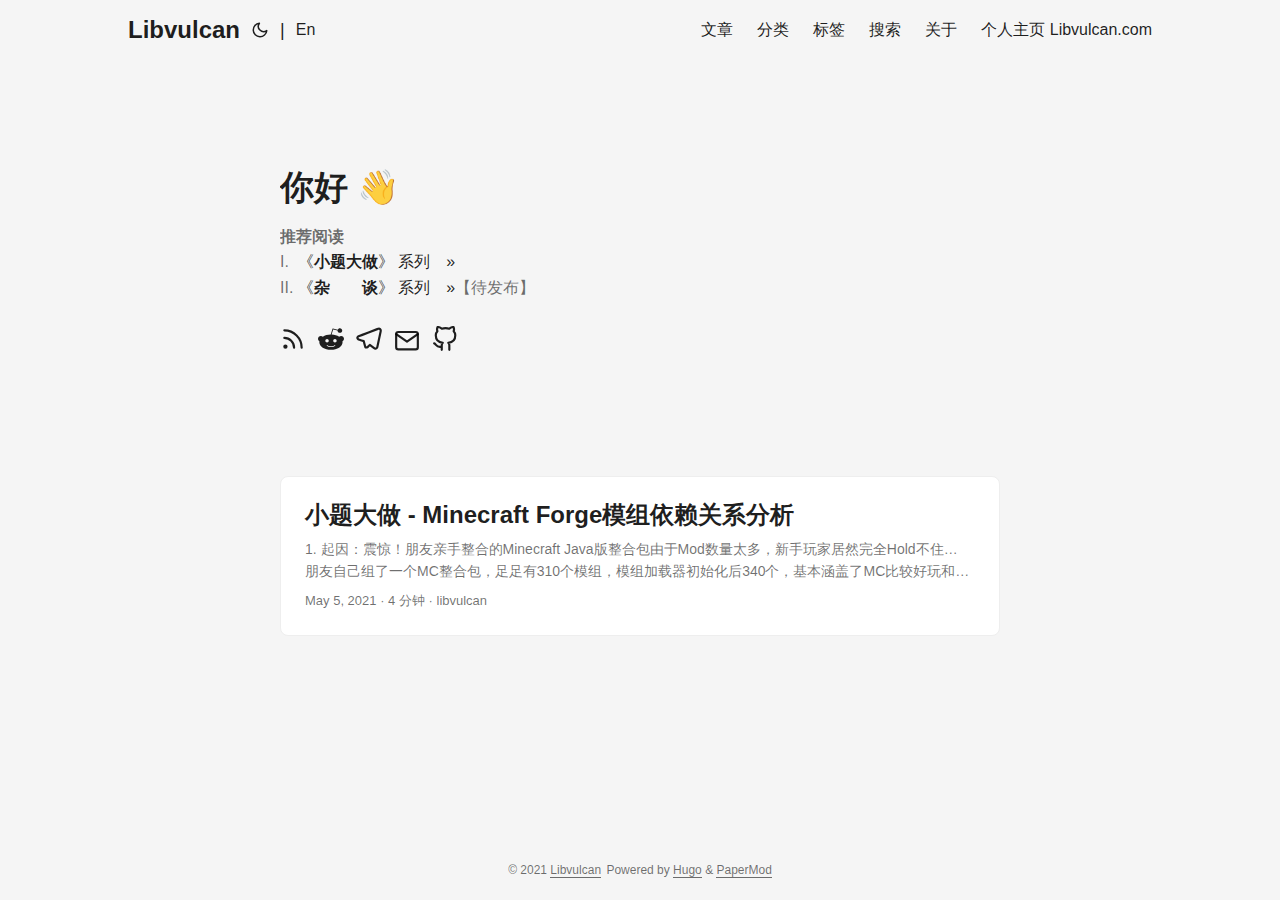
<file: index.html>
<!doctype html><html lang=zh dir=auto><head><meta charset=utf-8><meta http-equiv=x-ua-compatible content="IE=edge"><meta name=viewport content="width=device-width,initial-scale=1,shrink-to-fit=no"><meta name=robots content="index, follow"><title>Libvulcan</title><meta name=description content><meta name=author content="libvulcan"><link rel=canonical href=https://blog.libvulcan.com/><link crossorigin=anonymous href=/assets/css/stylesheet.min.309a3942f890eb0930959205be1f692b2f0e85115a8b0190361a25a37e54fffa.css integrity="sha256-MJo5QviQ6wkwlZIFvh9pKy8OhRFaiwGQNholo35U//o=" rel="preload stylesheet" as=style><link rel=icon href=https://blog.libvulcan.com/images/logo.png><link rel=icon type=image/png sizes=16x16 href=https://blog.libvulcan.com/%3Clink%20/%20abs%20url%3E><link rel=icon type=image/png sizes=32x32 href=https://blog.libvulcan.com/%3Clink%20/%20abs%20url%3E><link rel=apple-touch-icon href=https://blog.libvulcan.com/%3Clink%20/%20abs%20url%3E><link rel=mask-icon href=https://blog.libvulcan.com/%3Clink%20/%20abs%20url%3E><meta name=theme-color content="#2e2e33"><meta name=msapplication-TileColor content="#2e2e33"><meta name=generator content="Hugo 0.82.0"><link rel=alternate type=application/rss+xml href=https://blog.libvulcan.com/index.xml><link rel=alternate type=application/json href=https://blog.libvulcan.com/index.json><link rel=alternate hreflang=zh href=https://blog.libvulcan.com/><link rel=alternate hreflang=en href=https://blog.libvulcan.com/en/><meta property="og:title" content="Libvulcan"><meta property="og:description" content><meta property="og:type" content="website"><meta property="og:url" content="https://blog.libvulcan.com/"><meta name=twitter:card content="summary"><meta name=twitter:title content="Libvulcan"><meta name=twitter:description content><script type=application/ld+json>{"@context":"https://schema.org","@type":"Organization","name":"Libvulcan","url":"https://blog.libvulcan.com/","description":"","thumbnailUrl":"https://blog.libvulcan.com/images/logo.png","sameAs":["index.xml","/","/","mailto:libvulcan@outlook.com?subject=issue","https://github.com/libvulcan"]}</script></head><body class=list id=top><script>localStorage.getItem("pref-theme")==="dark"?document.body.classList.add('dark'):localStorage.getItem("pref-theme")==="light"?document.body.classList.remove('dark'):window.matchMedia('(prefers-color-scheme: dark)').matches&&document.body.classList.add('dark')</script><noscript><style type=text/css>#theme-toggle,.top-link{display:none}</style><style>@media(prefers-color-scheme:dark){:root{--theme:#1d1e20;--entry:#2e2e33;--primary:rgba(255, 255, 255, 0.84);--secondary:rgba(255, 255, 255, 0.56);--tertiary:rgba(255, 255, 255, 0.16);--content:rgba(255, 255, 255, 0.74);--hljs-bg:#2e2e33;--code-bg:#37383e;--border:#333}.list{background:var(--theme)}.list:not(.dark)::-webkit-scrollbar-track{background:0 0}.list:not(.dark)::-webkit-scrollbar-thumb{border-color:var(--theme)}}</style></noscript><header class=header><nav class=nav><div class=logo><a href=https://blog.libvulcan.com/ accesskey=h title="Libvulcan (Alt + H)">Libvulcan</a>
<span class=logo-switches><button id=theme-toggle accesskey=t title="(Alt + T)"><svg id="moon" xmlns="http://www.w3.org/2000/svg" width="24" height="24" viewBox="0 0 24 24" fill="none" stroke="currentcolor" stroke-width="2" stroke-linecap="round" stroke-linejoin="round"><path d="M21 12.79A9 9 0 1111.21 3 7 7 0 0021 12.79z"/></svg><svg id="sun" xmlns="http://www.w3.org/2000/svg" width="24" height="24" viewBox="0 0 24 24" fill="none" stroke="currentcolor" stroke-width="2" stroke-linecap="round" stroke-linejoin="round"><circle cx="12" cy="12" r="5"/><line x1="12" y1="1" x2="12" y2="3"/><line x1="12" y1="21" x2="12" y2="23"/><line x1="4.22" y1="4.22" x2="5.64" y2="5.64"/><line x1="18.36" y1="18.36" x2="19.78" y2="19.78"/><line x1="1" y1="12" x2="3" y2="12"/><line x1="21" y1="12" x2="23" y2="12"/><line x1="4.22" y1="19.78" x2="5.64" y2="18.36"/><line x1="18.36" y1="5.64" x2="19.78" y2="4.22"/></svg></button><ul class=lang-switch><li>|</li><li><a href=https://blog.libvulcan.com/en/ title=English aria-label=English>En</a></li></ul></span></div><ul id=menu><li><a href=https://blog.libvulcan.com/archives title=文章><span>文章</span></a></li><li><a href=https://blog.libvulcan.com/categories title=分类><span>分类</span></a></li><li><a href=https://blog.libvulcan.com/tags title=标签><span>标签</span></a></li><li><a href=https://blog.libvulcan.com/search title="搜索 (Alt + /)" accesskey=/><span>搜索</span></a></li><li><a href=https://blog.libvulcan.com/about title=关于><span>关于</span></a></li><li><a href=https://blog.libvulcan.com/home/ title="个人主页 Libvulcan.com"><span>个人主页 Libvulcan.com</span></a></li></ul></nav></header><main class=main><article class="first-entry home-info"><header class=entry-header><h1>你好 👋</h1></header><section class=entry-content><p><p><strong>推荐阅读</strong></p><ul><li><p>I.  <a href=/categories/%E5%B0%8F%E9%A2%98%E5%A4%A7%E5%81%9A/>《<strong>小题大做</strong>》 系列　&#187;</a></p></li><li><p>II. <a href>《<strong>杂　　谈</strong>》 系列　&#187;</a>【待发布】</p></li></ul></p></section><footer class=entry-footer><div class=social-icons><a href=index.xml target=_blank rel="noopener noreferrer me" title=Rss><svg xmlns="http://www.w3.org/2000/svg" viewBox="0 0 24 24" fill="none" stroke="currentcolor" stroke-width="2" stroke-linecap="round" stroke-linejoin="round"><path d="M4 11a9 9 0 019 9"/><path d="M4 4a16 16 0 0116 16"/><circle cx="5" cy="19" r="1"/></svg></a><a href=/ target=_blank rel="noopener noreferrer me" title=Reddit><svg xmlns="http://www.w3.org/2000/svg" viewBox="0 0 24 24" fill="currentcolor" stroke="none" stroke-width="1"><path d="M24 11.779c0-1.459-1.192-2.645-2.657-2.645-.715.0-1.363.286-1.84.746-1.81-1.191-4.259-1.949-6.971-2.046l1.483-4.669 4.016.941-.006.058c0 1.193.975 2.163 2.174 2.163 1.198.0 2.172-.97 2.172-2.163S21.396 2 20.199 2c-.92.0-1.704.574-2.021 1.379l-4.329-1.015c-.189-.046-.381.063-.44.249L11.755 7.82c-2.838.034-5.409.798-7.3 2.025-.474-.438-1.103-.712-1.799-.712-1.465.0-2.656 1.187-2.656 2.646.0.97.533 1.811 1.317 2.271-.052.282-.086.567-.086.857C1.231 18.818 6.039 22 11.95 22s10.72-3.182 10.72-7.093c0-.274-.029-.544-.075-.81.832-.447 1.405-1.312 1.405-2.318zM6.776 13.595c0-.868.71-1.575 1.582-1.575s1.581.707 1.581 1.575-.709 1.574-1.581 1.574-1.582-.706-1.582-1.574zm9.061 4.669c-.797.793-2.048 1.179-3.824 1.179L12 19.44l-.013.003c-1.777.0-3.028-.386-3.824-1.179-.145-.144-.145-.379.0-.523.145-.145.381-.145.526.0.65.647 1.729.961 3.298.961l.013.003.013-.003c1.569.0 2.648-.315 3.298-.962.145-.145.381-.144.526.0.145.145.145.379.0.524zm-.189-3.095c-.872.0-1.581-.706-1.581-1.574s.709-1.575 1.581-1.575 1.581.707 1.581 1.575-.709 1.574-1.581 1.574z"/></svg></a><a href=/ target=_blank rel="noopener noreferrer me" title=Telegram><svg xmlns="http://www.w3.org/2000/svg" viewBox="0 0 24 24" fill="none" stroke="currentcolor" stroke-width="2" stroke-linecap="round" stroke-linejoin="round"><path d="M21.198 2.433a2.242 2.242.0 00-1.022.215l-8.609 3.33c-2.068.8-4.133 1.598-5.724 2.21a405.15 405.15.0 01-2.849 1.09c-.42.147-.99.332-1.473.901-.728.968.193 1.798.919 2.286 1.61.516 3.275 1.009 4.654 1.472.509 1.793.997 3.592 1.48 5.388.16.36.506.494.864.498l-.002.018s.281.028.555-.038a2.1 2.1.0 00.933-.517c.345-.324 1.28-1.244 1.811-1.764l3.999 2.952.032.018s.442.311 1.09.355c.324.022.75-.04 1.116-.308.37-.27.613-.702.728-1.196.342-1.492 2.61-12.285 2.997-14.072l-.01.042c.27-1.006.17-1.928-.455-2.474a1.654 1.654.0 00-1.034-.407z"/></svg></a><a href="mailto:libvulcan@outlook.com?subject=issue" target=_blank rel="noopener noreferrer me" title=Email><svg xmlns="http://www.w3.org/2000/svg" viewBox="0 0 24 21" fill="none" stroke="currentcolor" stroke-width="2" stroke-linecap="round" stroke-linejoin="round"><path d="M4 4h16c1.1.0 2 .9 2 2v12c0 1.1-.9 2-2 2H4c-1.1.0-2-.9-2-2V6c0-1.1.9-2 2-2z"/><polyline points="22,6 12,13 2,6"/></svg></a><a href=https://github.com/libvulcan target=_blank rel="noopener noreferrer me" title=Github><svg xmlns="http://www.w3.org/2000/svg" viewBox="0 0 24 24" fill="none" stroke="currentcolor" stroke-width="2" stroke-linecap="round" stroke-linejoin="round"><path d="M9 19c-5 1.5-5-2.5-7-3m14 6v-3.87a3.37 3.37.0 00-.94-2.61c3.14-.35 6.44-1.54 6.44-7A5.44 5.44.0 0020 4.77 5.07 5.07.0 0019.91 1S18.73.65 16 2.48a13.38 13.38.0 00-7 0C6.27.65 5.09 1 5.09 1A5.07 5.07.0 005 4.77 5.44 5.44.0 003.5 8.55c0 5.42 3.3 6.61 6.44 7A3.37 3.37.0 009 18.13V22"/></svg></a></div></footer></article><article class=post-entry><header class=entry-header><h2>小题大做 - Minecraft Forge模组依赖关系分析</h2></header><section class=entry-content><p>1. 起因：震惊！朋友亲手整合的Minecraft Java版整合包由于Mod数量太多，新手玩家居然完全Hold不住… 朋友自己组了一个MC整合包，足足有310个模组，模组加载器初始化后340个，基本涵盖了MC比较好玩和经典的模组。经过测试，整合包能够正常地在windows和macOS上跑起来，我们前期打算边玩边测试，有问题再慢慢调。
玩MC肯定要联机，我们偷懒地直接通过内网穿透的方式进行远程联机，玩了几天后发现还是有些不方便，这种联机意味着作为服务器的一方要随时开着游戏才能保证另一方想玩的时候就玩，但是我们不想改变现状，耗费了约几秒钟提出了以下补偿方案：
主机方7✖️24小时开着自己电脑 其他玩家需要玩的时候主机方随时响应 使用类似坚果云的同步工具同步存档 … 经过研究，上述方案几乎全部拉垮
（废案）1. 主机方7✖️24小时开着自己电脑
注：7x24小时挖矿它不香吗？
（废案）2. 其他玩家需要玩的时候主机方随时响应
注：技术可以实现（远程触发WOL + 开机自启服务之类的操作），人工也可以实现（接到微信消息打开游戏），当事人不愿意体验下班oncall遂放弃。
（废案）3. 使用类似坚果云的同步工具同步存档
注：表面上看，方案可行，但暗藏个人存档数据覆盖本地存档的诸多问题，比如同步存档后你登录后可能是其他主机的角色，需要进一步研究server.dat文件，实际操作层面是在挖更多坑。
2. 稍微操作一下：直接将整合包迁移到Minecraft Forge Server不香吗？ 利用现有资源快速部署 整合包在本地大概需要至少4～6G左右内存，之前搞的一个4U8G云服务器跑一个Minecraft问题应该不大。
综上所述，直接在云服务器部署一个MC服务器反而最舒服，MC如何开服这种问题就不用细说了，各大搜索引擎大量这类内容。我部署了[minecraft forge 1.12.2 - 14.23.5.2855 + Minecraft Server1.12.2版本](Downloads for Minecraft Forge for Minecraft 1.12.2)
然后就是导入整合包的模组，再运行发现失败了，查看崩溃日志发现有一个Mod异常，通过检索资料了解到，该mod只需要在客户端安装就行，所以我移除了该Mod，然而继续运行仍然崩溃。
cp -r /your/pkg/.minecraft/mods /your/path/mods 再仔细查看日志，找到当中建议移除的40多个“可能引起异常”Mod，二话不说直接把提及的Mod都移除了，不过结果并不美满，forge server依旧直接崩溃了。...</p></section><footer class=entry-footer>May 5, 2021&nbsp;·&nbsp;4 分钟&nbsp;·&nbsp;libvulcan</footer><a class=entry-link aria-label="post link to 小题大做 - Minecraft Forge模组依赖关系分析" href=https://blog.libvulcan.com/posts/%E7%BA%AF%E6%8A%98%E8%85%BE-minecraft-forge%E6%A8%A1%E7%BB%84%E4%BE%9D%E8%B5%96%E5%85%B3%E7%B3%BB%E5%88%86%E6%9E%90/></a></article></main><footer class=footer><span>&copy; 2021 <a href=https://blog.libvulcan.com/>Libvulcan</a></span>
<span>Powered by
<a href=https://gohugo.io/ rel="noopener noreferrer" target=_blank>Hugo</a> &
        <a href=https://git.io/hugopapermod rel=noopener target=_blank>PaperMod</a></span></footer><a href=#top aria-label="go to top" title="Go to Top (Alt + G)"><button class=top-link id=top-link type=button accesskey=g><svg xmlns="http://www.w3.org/2000/svg" viewBox="0 0 12 6" fill="currentcolor"><path d="M12 6H0l6-6z"/></svg></button></a>
<script>let menu=document.getElementById('menu');menu.scrollLeft=localStorage.getItem("menu-scroll-position"),menu.onscroll=function(){localStorage.setItem("menu-scroll-position",menu.scrollLeft)},document.querySelectorAll('a[href^="#"]').forEach(a=>{a.addEventListener("click",function(b){b.preventDefault();var a=this.getAttribute("href").substr(1);window.matchMedia('(prefers-reduced-motion: reduce)').matches?document.querySelector(`[id='${decodeURIComponent(a)}']`).scrollIntoView():document.querySelector(`[id='${decodeURIComponent(a)}']`).scrollIntoView({behavior:"smooth"}),a==="top"?history.replaceState(null,null," "):history.pushState(null,null,`#${a}`)})})</script><script>var mybutton=document.getElementById("top-link");window.onscroll=function(){document.body.scrollTop>800||document.documentElement.scrollTop>800?(mybutton.style.visibility="visible",mybutton.style.opacity="1"):(mybutton.style.visibility="hidden",mybutton.style.opacity="0")}</script><script>document.getElementById("theme-toggle").addEventListener("click",()=>{document.body.className.includes("dark")?(document.body.classList.remove('dark'),localStorage.setItem("pref-theme",'light')):(document.body.classList.add('dark'),localStorage.setItem("pref-theme",'dark'))})</script></body></html>
</file>
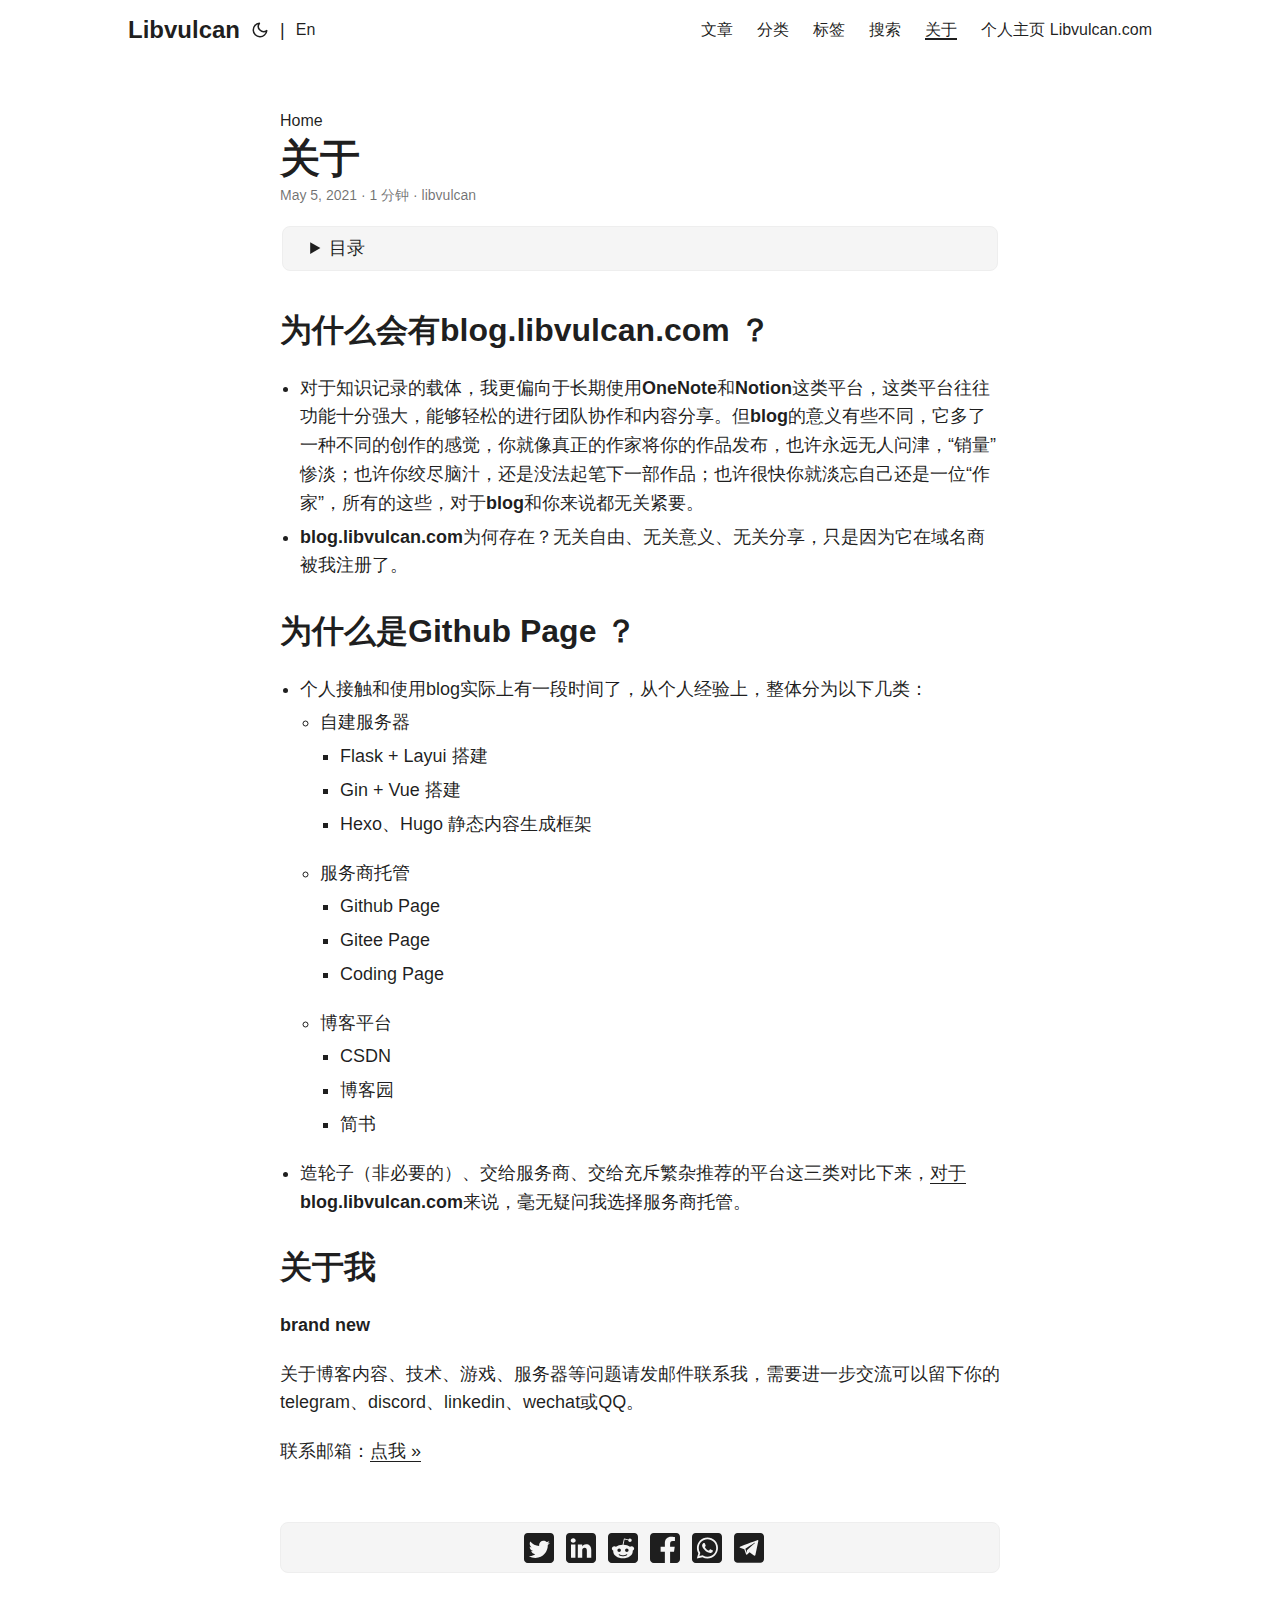
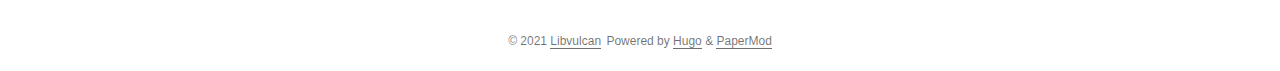
<file: about/index.html>
<!doctype html><html lang=zh dir=auto><head><meta charset=utf-8><meta http-equiv=x-ua-compatible content="IE=edge"><meta name=viewport content="width=device-width,initial-scale=1,shrink-to-fit=no"><meta name=robots content="index, follow"><title>关于 | Libvulcan</title><meta name=keywords content><meta name=description content="为什么会有blog.libvulcan.com ？  对于知识记录的载体，我更偏向于长期使用OneNote和Notion这类平台，这类平台往往功能十分强大，能够轻松的进行团队协作和内容分享。但blog的意义有些不同，它多了一种不同的创作的感觉，你就像真正的作家将你的作品发布，也许永远无人问津，“销量”惨淡；也许你绞尽脑汁，还是没法起笔下一部作品；也许很快你就淡忘自己还是一位“作家”，所有的这些，对于blog和你来说都无关紧要。 blog.libvulcan.com为何存在？无关自由、无关意义、无关分享，只是因为它在域名商被我注册了。  为什么是Github Page ？  个人接触和使用blog实际上有一段时间了，从个人经验上，整体分为以下几类：  自建服务器  Flask + Layui 搭建 Gin + Vue 搭建 Hexo、Hugo 静态内容生成框架   服务商托管  Github Page Gitee Page Coding Page   博客平台  CSDN 博客园 简书     造轮子（非必要的）、交给服务商、交给充斥繁杂推荐的平台这三类对比下来，对于blog.libvulcan.com来说，毫无疑问我选择服务商托管。  关于我 brand new
关于博客内容、技术、游戏、服务器等问题请发邮件联系我，需要进一步交流可以留下你的telegram、discord、linkedin、wechat或QQ。
联系邮箱：点我 &#187;"><meta name=author content="libvulcan"><link rel=canonical href=https://blog.libvulcan.com/about/><link crossorigin=anonymous href=/assets/css/stylesheet.min.309a3942f890eb0930959205be1f692b2f0e85115a8b0190361a25a37e54fffa.css integrity="sha256-MJo5QviQ6wkwlZIFvh9pKy8OhRFaiwGQNholo35U//o=" rel="preload stylesheet" as=style><script defer crossorigin=anonymous src=/assets/js/highlight.min.7680afc38aa6b15ddf158a4f3780b7b1f7dde7e91d26f073e6229bb7a0793c92.js integrity="sha256-doCvw4qmsV3fFYpPN4C3sffd5+kdJvBz5iKbt6B5PJI=" onload=hljs.initHighlightingOnLoad()></script><link rel=icon href=https://blog.libvulcan.com/images/logo.png><link rel=icon type=image/png sizes=16x16 href=https://blog.libvulcan.com/%3Clink%20/%20abs%20url%3E><link rel=icon type=image/png sizes=32x32 href=https://blog.libvulcan.com/%3Clink%20/%20abs%20url%3E><link rel=apple-touch-icon href=https://blog.libvulcan.com/%3Clink%20/%20abs%20url%3E><link rel=mask-icon href=https://blog.libvulcan.com/%3Clink%20/%20abs%20url%3E><meta name=theme-color content="#2e2e33"><meta name=msapplication-TileColor content="#2e2e33"><meta name=generator content="Hugo 0.82.0"><link rel=alternate hreflang=zh href=https://blog.libvulcan.com/about/><meta property="og:title" content="关于"><meta property="og:description" content="为什么会有blog.libvulcan.com ？  对于知识记录的载体，我更偏向于长期使用OneNote和Notion这类平台，这类平台往往功能十分强大，能够轻松的进行团队协作和内容分享。但blog的意义有些不同，它多了一种不同的创作的感觉，你就像真正的作家将你的作品发布，也许永远无人问津，“销量”惨淡；也许你绞尽脑汁，还是没法起笔下一部作品；也许很快你就淡忘自己还是一位“作家”，所有的这些，对于blog和你来说都无关紧要。 blog.libvulcan.com为何存在？无关自由、无关意义、无关分享，只是因为它在域名商被我注册了。  为什么是Github Page ？  个人接触和使用blog实际上有一段时间了，从个人经验上，整体分为以下几类：  自建服务器  Flask + Layui 搭建 Gin + Vue 搭建 Hexo、Hugo 静态内容生成框架   服务商托管  Github Page Gitee Page Coding Page   博客平台  CSDN 博客园 简书     造轮子（非必要的）、交给服务商、交给充斥繁杂推荐的平台这三类对比下来，对于blog.libvulcan.com来说，毫无疑问我选择服务商托管。  关于我 brand new
关于博客内容、技术、游戏、服务器等问题请发邮件联系我，需要进一步交流可以留下你的telegram、discord、linkedin、wechat或QQ。
联系邮箱：点我 &#187;"><meta property="og:type" content="article"><meta property="og:url" content="https://blog.libvulcan.com/about/"><meta property="article:section" content><meta property="article:published_time" content="2021-05-05T15:25:50+08:00"><meta property="article:modified_time" content="2021-05-05T15:25:50+08:00"><meta name=twitter:card content="summary"><meta name=twitter:title content="关于"><meta name=twitter:description content="为什么会有blog.libvulcan.com ？  对于知识记录的载体，我更偏向于长期使用OneNote和Notion这类平台，这类平台往往功能十分强大，能够轻松的进行团队协作和内容分享。但blog的意义有些不同，它多了一种不同的创作的感觉，你就像真正的作家将你的作品发布，也许永远无人问津，“销量”惨淡；也许你绞尽脑汁，还是没法起笔下一部作品；也许很快你就淡忘自己还是一位“作家”，所有的这些，对于blog和你来说都无关紧要。 blog.libvulcan.com为何存在？无关自由、无关意义、无关分享，只是因为它在域名商被我注册了。  为什么是Github Page ？  个人接触和使用blog实际上有一段时间了，从个人经验上，整体分为以下几类：  自建服务器  Flask + Layui 搭建 Gin + Vue 搭建 Hexo、Hugo 静态内容生成框架   服务商托管  Github Page Gitee Page Coding Page   博客平台  CSDN 博客园 简书     造轮子（非必要的）、交给服务商、交给充斥繁杂推荐的平台这三类对比下来，对于blog.libvulcan.com来说，毫无疑问我选择服务商托管。  关于我 brand new
关于博客内容、技术、游戏、服务器等问题请发邮件联系我，需要进一步交流可以留下你的telegram、discord、linkedin、wechat或QQ。
联系邮箱：点我 &#187;"><script type=application/ld+json>{"@context":"https://schema.org","@type":"BreadcrumbList","itemListElement":[{"@type":"ListItem","position":1,"name":"关于","item":"https://blog.libvulcan.com/about/"}]}</script><script type=application/ld+json>{"@context":"https://schema.org","@type":"BlogPosting","headline":"关于","name":"关于","description":"为什么会有blog.libvulcan.com ？  对于知识记录的载体，我更偏向于长期使用OneNote和Notion这类平台，这类平台往往功能十分强大，能够轻松的进行团队协作和内容分享。但blog的意义有些不同，它多了一种不同的创作的感觉，你就像真正的作家将你的作品发布，也许永远无人问津，“销量”惨淡；也许你绞尽脑汁，还是没法起笔下一部作品；也许很快你就淡忘自己还是一位“作家”，所有的这些，对于blog和你来说都无关紧要。 blog.libvulcan.com为何存在？无关自由、无关意义、无关分享，只是因为它在域名商被我注册了。  为什么是Github Page ？  个人接触和使用blog实际上有一段时间了，从个人经验上，整体分为以下几类：  自建服务器  Flask + Layui 搭建 Gin + Vue 搭建 Hexo、Hugo 静态内容生成框架   服务商托管  Github Page Gitee Page Coding Page   博客平台  CSDN 博客园 简书     造轮子（非必要的）、交给服务商、交给充斥繁杂推荐的平台这三类对比下来，对于blog.libvulcan.com来说，毫无疑问我选择服务商托管。  关于我 brand new\n关于博客内容、技术、游戏、服务器等问题请发邮件联系我，需要进一步交流可以留下你的telegram、discord、linkedin、wechat或QQ。\n联系邮箱：点我 \u0026raquo;","keywords":[],"articleBody":"为什么会有blog.libvulcan.com ？  对于知识记录的载体，我更偏向于长期使用OneNote和Notion这类平台，这类平台往往功能十分强大，能够轻松的进行团队协作和内容分享。但blog的意义有些不同，它多了一种不同的创作的感觉，你就像真正的作家将你的作品发布，也许永远无人问津，“销量”惨淡；也许你绞尽脑汁，还是没法起笔下一部作品；也许很快你就淡忘自己还是一位“作家”，所有的这些，对于blog和你来说都无关紧要。 blog.libvulcan.com为何存在？无关自由、无关意义、无关分享，只是因为它在域名商被我注册了。  为什么是Github Page ？  个人接触和使用blog实际上有一段时间了，从个人经验上，整体分为以下几类：  自建服务器  Flask + Layui 搭建 Gin + Vue 搭建 Hexo、Hugo 静态内容生成框架   服务商托管  Github Page Gitee Page Coding Page   博客平台  CSDN 博客园 简书     造轮子（非必要的）、交给服务商、交给充斥繁杂推荐的平台这三类对比下来，对于blog.libvulcan.com来说，毫无疑问我选择服务商托管。  关于我 brand new\n关于博客内容、技术、游戏、服务器等问题请发邮件联系我，需要进一步交流可以留下你的telegram、discord、linkedin、wechat或QQ。\n联系邮箱：点我 »\n","wordCount":"37","inLanguage":"zh","datePublished":"2021-05-05T15:25:50+08:00","dateModified":"2021-05-05T15:25:50+08:00","author":{"@type":"Person","name":"libvulcan"},"mainEntityOfPage":{"@type":"WebPage","@id":"https://blog.libvulcan.com/about/"},"publisher":{"@type":"Organization","name":"Libvulcan","logo":{"@type":"ImageObject","url":"https://blog.libvulcan.com/images/logo.png"}}}</script></head><body id=top><script>localStorage.getItem("pref-theme")==="dark"?document.body.classList.add('dark'):localStorage.getItem("pref-theme")==="light"?document.body.classList.remove('dark'):window.matchMedia('(prefers-color-scheme: dark)').matches&&document.body.classList.add('dark')</script><noscript><style type=text/css>#theme-toggle,.top-link{display:none}</style><style>@media(prefers-color-scheme:dark){:root{--theme:#1d1e20;--entry:#2e2e33;--primary:rgba(255, 255, 255, 0.84);--secondary:rgba(255, 255, 255, 0.56);--tertiary:rgba(255, 255, 255, 0.16);--content:rgba(255, 255, 255, 0.74);--hljs-bg:#2e2e33;--code-bg:#37383e;--border:#333}.list{background:var(--theme)}.list:not(.dark)::-webkit-scrollbar-track{background:0 0}.list:not(.dark)::-webkit-scrollbar-thumb{border-color:var(--theme)}}</style></noscript><header class=header><nav class=nav><div class=logo><a href=https://blog.libvulcan.com/ accesskey=h title="Libvulcan (Alt + H)">Libvulcan</a>
<span class=logo-switches><button id=theme-toggle accesskey=t title="(Alt + T)"><svg id="moon" xmlns="http://www.w3.org/2000/svg" width="24" height="24" viewBox="0 0 24 24" fill="none" stroke="currentcolor" stroke-width="2" stroke-linecap="round" stroke-linejoin="round"><path d="M21 12.79A9 9 0 1111.21 3 7 7 0 0021 12.79z"/></svg><svg id="sun" xmlns="http://www.w3.org/2000/svg" width="24" height="24" viewBox="0 0 24 24" fill="none" stroke="currentcolor" stroke-width="2" stroke-linecap="round" stroke-linejoin="round"><circle cx="12" cy="12" r="5"/><line x1="12" y1="1" x2="12" y2="3"/><line x1="12" y1="21" x2="12" y2="23"/><line x1="4.22" y1="4.22" x2="5.64" y2="5.64"/><line x1="18.36" y1="18.36" x2="19.78" y2="19.78"/><line x1="1" y1="12" x2="3" y2="12"/><line x1="21" y1="12" x2="23" y2="12"/><line x1="4.22" y1="19.78" x2="5.64" y2="18.36"/><line x1="18.36" y1="5.64" x2="19.78" y2="4.22"/></svg></button><ul class=lang-switch><li>|</li><li><a href=https://blog.libvulcan.com/en/ title=English aria-label=English>En</a></li></ul></span></div><ul id=menu><li><a href=https://blog.libvulcan.com/archives title=文章><span>文章</span></a></li><li><a href=https://blog.libvulcan.com/categories title=分类><span>分类</span></a></li><li><a href=https://blog.libvulcan.com/tags title=标签><span>标签</span></a></li><li><a href=https://blog.libvulcan.com/search title="搜索 (Alt + /)" accesskey=/><span>搜索</span></a></li><li><a href=https://blog.libvulcan.com/about title=关于><span class=active>关于</span></a></li><li><a href=https://blog.libvulcan.com/home/ title="个人主页 Libvulcan.com"><span>个人主页 Libvulcan.com</span></a></li></ul></nav></header><main class=main><article class=post-single><header class=post-header><div class=breadcrumbs><a href=https://blog.libvulcan.com/>Home</a></div><h1 class=post-title>关于</h1><div class=post-meta>May 5, 2021&nbsp;·&nbsp;1 分钟&nbsp;·&nbsp;libvulcan</div></header><div class=toc><details><summary accesskey=c title="(Alt + C)"><div class=details>目录</div></summary><div class=inner><ul><li><a href=#%e4%b8%ba%e4%bb%80%e4%b9%88%e4%bc%9a%e6%9c%89bloglibvulcancom- aria-label="为什么会有blog.libvulcan.com ？">为什么会有blog.libvulcan.com ？</a></li><li><a href=#%e4%b8%ba%e4%bb%80%e4%b9%88%e6%98%afgithub-page- aria-label="为什么是Github Page ？">为什么是Github Page ？</a></li><li><a href=#%e5%85%b3%e4%ba%8e%e6%88%91 aria-label=关于我>关于我</a></li></ul></div></details></div><div class=post-content><h2 id=为什么会有bloglibvulcancom->为什么会有blog.libvulcan.com ？<a hidden class=anchor aria-hidden=true href=#为什么会有bloglibvulcancom->#</a></h2><ul><li>对于知识记录的载体，我更偏向于长期使用<strong>OneNote</strong>和<strong>Notion</strong>这类平台，这类平台往往功能十分强大，能够轻松的进行团队协作和内容分享。但<strong>blog</strong>的意义有些不同，它多了一种不同的创作的感觉，你就像真正的作家将你的作品发布，也许永远无人问津，“销量”惨淡；也许你绞尽脑汁，还是没法起笔下一部作品；也许很快你就淡忘自己还是一位“作家”，所有的这些，对于<strong>blog</strong>和你来说都无关紧要。</li><li><strong>blog.libvulcan.com</strong>为何存在？无关自由、无关意义、无关分享，只是因为它在域名商被我注册了。</li></ul><h2 id=为什么是github-page->为什么是Github Page ？<a hidden class=anchor aria-hidden=true href=#为什么是github-page->#</a></h2><ul><li>个人接触和使用blog实际上有一段时间了，从个人经验上，整体分为以下几类：<ul><li>自建服务器<ul><li>Flask + Layui 搭建</li><li>Gin + Vue 搭建</li><li>Hexo、Hugo 静态内容生成框架</li></ul></li><li>服务商托管<ul><li>Github Page</li><li>Gitee Page</li><li>Coding Page</li></ul></li><li>博客平台<ul><li>CSDN</li><li>博客园</li><li>简书</li></ul></li></ul></li><li>造轮子（非必要的）、交给服务商、交给充斥繁杂推荐的平台这三类对比下来，<a href=#%E4%B8%BA%E4%BB%80%E4%B9%88%E4%BC%9A%E6%9C%89bloglibvulcancom->对于</a><strong>blog.libvulcan.com</strong>来说，毫无疑问我选择服务商托管。</li></ul><h2 id=关于我>关于我<a hidden class=anchor aria-hidden=true href=#关于我>#</a></h2><p><strong>brand new</strong></p><p>关于博客内容、技术、游戏、服务器等问题请发邮件联系我，需要进一步交流可以留下你的telegram、discord、linkedin、wechat或QQ。</p><p>联系邮箱：<a href="mailto:libvulcan@outlook.com?subject=issue">点我 &#187;</a></p></div><footer class=post-footer><div class=share-buttons><a target=_blank rel="noopener noreferrer" aria-label="share 关于 on twitter" href="https://twitter.com/intent/tweet/?text=%e5%85%b3%e4%ba%8e&url=https%3a%2f%2fblog.libvulcan.com%2fabout%2f&hashtags="><svg viewBox="0 0 512 512"><path d="M449.446.0C483.971.0 512 28.03 512 62.554v386.892C512 483.97 483.97 512 449.446 512H62.554c-34.524.0-62.554-28.03-62.554-62.554V62.554c0-34.524 28.029-62.554 62.554-62.554h386.892zM195.519 424.544c135.939.0 210.268-112.643 210.268-210.268.0-3.218.0-6.437-.153-9.502 14.406-10.421 26.973-23.448 36.935-38.314-13.18 5.824-27.433 9.809-42.452 11.648 15.326-9.196 26.973-23.602 32.49-40.92-14.252 8.429-30.038 14.56-46.896 17.931-13.487-14.406-32.644-23.295-53.946-23.295-40.767.0-73.87 33.104-73.87 73.87.0 5.824.613 11.494 1.992 16.858-61.456-3.065-115.862-32.49-152.337-77.241-6.284 10.881-9.962 23.601-9.962 37.088.0 25.594 13.027 48.276 32.95 61.456-12.107-.307-23.448-3.678-33.41-9.196v.92c0 35.862 25.441 65.594 59.311 72.49-6.13 1.686-12.72 2.606-19.464 2.606-4.751.0-9.348-.46-13.946-1.38 9.349 29.426 36.628 50.728 68.965 51.341-25.287 19.771-57.164 31.571-91.8 31.571-5.977.0-11.801-.306-17.625-1.073 32.337 21.15 71.264 33.41 112.95 33.41z"/></svg></a><a target=_blank rel="noopener noreferrer" aria-label="share 关于 on linkedin" href="https://www.linkedin.com/shareArticle?mini=true&url=https%3a%2f%2fblog.libvulcan.com%2fabout%2f&title=%e5%85%b3%e4%ba%8e&summary=%e5%85%b3%e4%ba%8e&source=https%3a%2f%2fblog.libvulcan.com%2fabout%2f"><svg viewBox="0 0 512 512"><path d="M449.446.0C483.971.0 512 28.03 512 62.554v386.892C512 483.97 483.97 512 449.446 512H62.554c-34.524.0-62.554-28.03-62.554-62.554V62.554c0-34.524 28.029-62.554 62.554-62.554h386.892zM160.461 423.278V197.561h-75.04v225.717h75.04zm270.539.0V293.839c0-69.333-37.018-101.586-86.381-101.586-39.804.0-57.634 21.891-67.617 37.266v-31.958h-75.021c.995 21.181.0 225.717.0 225.717h75.02V297.222c0-6.748.486-13.492 2.474-18.315 5.414-13.475 17.767-27.434 38.494-27.434 27.135.0 38.007 20.707 38.007 51.037v120.768H431zM123.448 88.722C97.774 88.722 81 105.601 81 127.724c0 21.658 16.264 39.002 41.455 39.002h.484c26.165.0 42.452-17.344 42.452-39.002-.485-22.092-16.241-38.954-41.943-39.002z"/></svg></a><a target=_blank rel="noopener noreferrer" aria-label="share 关于 on reddit" href="https://reddit.com/submit?url=https%3a%2f%2fblog.libvulcan.com%2fabout%2f&title=%e5%85%b3%e4%ba%8e"><svg viewBox="0 0 512 512"><path d="M449.446.0C483.971.0 512 28.03 512 62.554v386.892C512 483.97 483.97 512 449.446 512H62.554c-34.524.0-62.554-28.03-62.554-62.554V62.554c0-34.524 28.029-62.554 62.554-62.554h386.892zM446 265.638c0-22.964-18.616-41.58-41.58-41.58-11.211.0-21.361 4.457-28.841 11.666-28.424-20.508-67.586-33.757-111.204-35.278l18.941-89.121 61.884 13.157c.756 15.734 13.642 28.29 29.56 28.29 16.407.0 29.706-13.299 29.706-29.701.0-16.403-13.299-29.702-29.706-29.702-11.666.0-21.657 6.792-26.515 16.578l-69.105-14.69c-1.922-.418-3.939-.042-5.585 1.036-1.658 1.073-2.811 2.761-3.224 4.686l-21.152 99.438c-44.258 1.228-84.046 14.494-112.837 35.232-7.468-7.164-17.589-11.591-28.757-11.591-22.965.0-41.585 18.616-41.585 41.58.0 16.896 10.095 31.41 24.568 37.918-.639 4.135-.99 8.328-.99 12.576.0 63.977 74.469 115.836 166.33 115.836s166.334-51.859 166.334-115.836c0-4.218-.347-8.387-.977-12.493 14.564-6.47 24.735-21.034 24.735-38.001zM326.526 373.831c-20.27 20.241-59.115 21.816-70.534 21.816-11.428.0-50.277-1.575-70.522-21.82-3.007-3.008-3.007-7.882.0-10.889 3.003-2.999 7.882-3.003 10.885.0 12.777 12.781 40.11 17.317 59.637 17.317 19.522.0 46.86-4.536 59.657-17.321 3.016-2.999 7.886-2.995 10.885.008 3.008 3.011 3.003 7.882-.008 10.889zm-5.23-48.781c-16.373.0-29.701-13.324-29.701-29.698.0-16.381 13.328-29.714 29.701-29.714 16.378.0 29.706 13.333 29.706 29.714.0 16.374-13.328 29.698-29.706 29.698zM160.91 295.348c0-16.381 13.328-29.71 29.714-29.71 16.369.0 29.689 13.329 29.689 29.71.0 16.373-13.32 29.693-29.689 29.693-16.386.0-29.714-13.32-29.714-29.693z"/></svg></a><a target=_blank rel="noopener noreferrer" aria-label="share 关于 on facebook" href="https://facebook.com/sharer/sharer.php?u=https%3a%2f%2fblog.libvulcan.com%2fabout%2f"><svg viewBox="0 0 512 512"><path d="M449.446.0C483.971.0 512 28.03 512 62.554v386.892C512 483.97 483.97 512 449.446 512H342.978V319.085h66.6l12.672-82.621h-79.272v-53.617c0-22.603 11.073-44.636 46.58-44.636H425.6v-70.34s-32.71-5.582-63.982-5.582c-65.288.0-107.96 39.569-107.96 111.204v62.971h-72.573v82.621h72.573V512h-191.104c-34.524.0-62.554-28.03-62.554-62.554V62.554c0-34.524 28.029-62.554 62.554-62.554h386.892z"/></svg></a><a target=_blank rel="noopener noreferrer" aria-label="share 关于 on whatsapp" href="https://api.whatsapp.com/send?text=%e5%85%b3%e4%ba%8e%20-%20https%3a%2f%2fblog.libvulcan.com%2fabout%2f"><svg viewBox="0 0 512 512"><path d="M449.446.0C483.971.0 512 28.03 512 62.554v386.892C512 483.97 483.97 512 449.446 512H62.554c-34.524.0-62.554-28.03-62.554-62.554V62.554c0-34.524 28.029-62.554 62.554-62.554h386.892zm-58.673 127.703c-33.842-33.881-78.847-52.548-126.798-52.568-98.799.0-179.21 80.405-179.249 179.234-.013 31.593 8.241 62.428 23.927 89.612l-25.429 92.884 95.021-24.925c26.181 14.28 55.659 21.807 85.658 21.816h.074c98.789.0 179.206-80.413 179.247-179.243.018-47.895-18.61-92.93-52.451-126.81zM263.976 403.485h-.06c-26.734-.01-52.954-7.193-75.828-20.767l-5.441-3.229-56.386 14.792 15.05-54.977-3.542-5.637c-14.913-23.72-22.791-51.136-22.779-79.287.033-82.142 66.867-148.971 149.046-148.971 39.793.014 77.199 15.531 105.329 43.692 28.128 28.16 43.609 65.592 43.594 105.4-.034 82.149-66.866 148.983-148.983 148.984zm81.721-111.581c-4.479-2.242-26.499-13.075-30.604-14.571-4.105-1.495-7.091-2.241-10.077 2.241-2.986 4.483-11.569 14.572-14.182 17.562-2.612 2.988-5.225 3.364-9.703 1.12-4.479-2.241-18.91-6.97-36.017-22.23C231.8 264.15 222.81 249.484 220.198 245s-.279-6.908 1.963-9.14c2.016-2.007 4.48-5.232 6.719-7.847 2.24-2.615 2.986-4.484 4.479-7.472 1.493-2.99.747-5.604-.374-7.846-1.119-2.241-10.077-24.288-13.809-33.256-3.635-8.733-7.327-7.55-10.077-7.688-2.609-.13-5.598-.158-8.583-.158-2.986.0-7.839 1.121-11.944 5.604-4.105 4.484-15.675 15.32-15.675 37.364.0 22.046 16.048 43.342 18.287 46.332 2.24 2.99 31.582 48.227 76.511 67.627 10.685 4.615 19.028 7.371 25.533 9.434 10.728 3.41 20.492 2.929 28.209 1.775 8.605-1.285 26.499-10.833 30.231-21.295 3.732-10.464 3.732-19.431 2.612-21.298-1.119-1.869-4.105-2.99-8.583-5.232z"/></svg></a><a target=_blank rel="noopener noreferrer" aria-label="share 关于 on telegram" href="https://telegram.me/share/url?text=%e5%85%b3%e4%ba%8e&url=https%3a%2f%2fblog.libvulcan.com%2fabout%2f"><svg viewBox="2 2 28 28"><path d="M26.49 29.86H5.5a3.37 3.37.0 01-2.47-1 3.35 3.35.0 01-1-2.47V5.48A3.36 3.36.0 013 3 3.37 3.37.0 015.5 2h21A3.38 3.38.0 0129 3a3.36 3.36.0 011 2.46V26.37a3.35 3.35.0 01-1 2.47 3.38 3.38.0 01-2.51 1.02zm-5.38-6.71a.79.79.0 00.85-.66L24.73 9.24a.55.55.0 00-.18-.46.62.62.0 00-.41-.17q-.08.0-16.53 6.11a.59.59.0 00-.41.59.57.57.0 00.43.52l4 1.24 1.61 4.83a.62.62.0 00.63.43.56.56.0 00.4-.17L16.54 20l4.09 3A.9.9.0 0021.11 23.15zM13.8 20.71l-1.21-4q8.72-5.55 8.78-5.55c.15.0.23.0.23.16a.18.18.0 010 .06s-2.51 2.3-7.52 6.8z"/></svg></a></div></footer></article></main><footer class=footer><span>&copy; 2021 <a href=https://blog.libvulcan.com/>Libvulcan</a></span>
<span>Powered by
<a href=https://gohugo.io/ rel="noopener noreferrer" target=_blank>Hugo</a> &
        <a href=https://git.io/hugopapermod rel=noopener target=_blank>PaperMod</a></span></footer><a href=#top aria-label="go to top" title="Go to Top (Alt + G)"><button class=top-link id=top-link type=button accesskey=g><svg xmlns="http://www.w3.org/2000/svg" viewBox="0 0 12 6" fill="currentcolor"><path d="M12 6H0l6-6z"/></svg></button></a>
<script>let menu=document.getElementById('menu');menu.scrollLeft=localStorage.getItem("menu-scroll-position"),menu.onscroll=function(){localStorage.setItem("menu-scroll-position",menu.scrollLeft)},document.querySelectorAll('a[href^="#"]').forEach(a=>{a.addEventListener("click",function(b){b.preventDefault();var a=this.getAttribute("href").substr(1);window.matchMedia('(prefers-reduced-motion: reduce)').matches?document.querySelector(`[id='${decodeURIComponent(a)}']`).scrollIntoView():document.querySelector(`[id='${decodeURIComponent(a)}']`).scrollIntoView({behavior:"smooth"}),a==="top"?history.replaceState(null,null," "):history.pushState(null,null,`#${a}`)})})</script><script>var mybutton=document.getElementById("top-link");window.onscroll=function(){document.body.scrollTop>800||document.documentElement.scrollTop>800?(mybutton.style.visibility="visible",mybutton.style.opacity="1"):(mybutton.style.visibility="hidden",mybutton.style.opacity="0")}</script><script>document.getElementById("theme-toggle").addEventListener("click",()=>{document.body.className.includes("dark")?(document.body.classList.remove('dark'),localStorage.setItem("pref-theme",'light')):(document.body.classList.add('dark'),localStorage.setItem("pref-theme",'dark'))})</script></body></html>
</file>
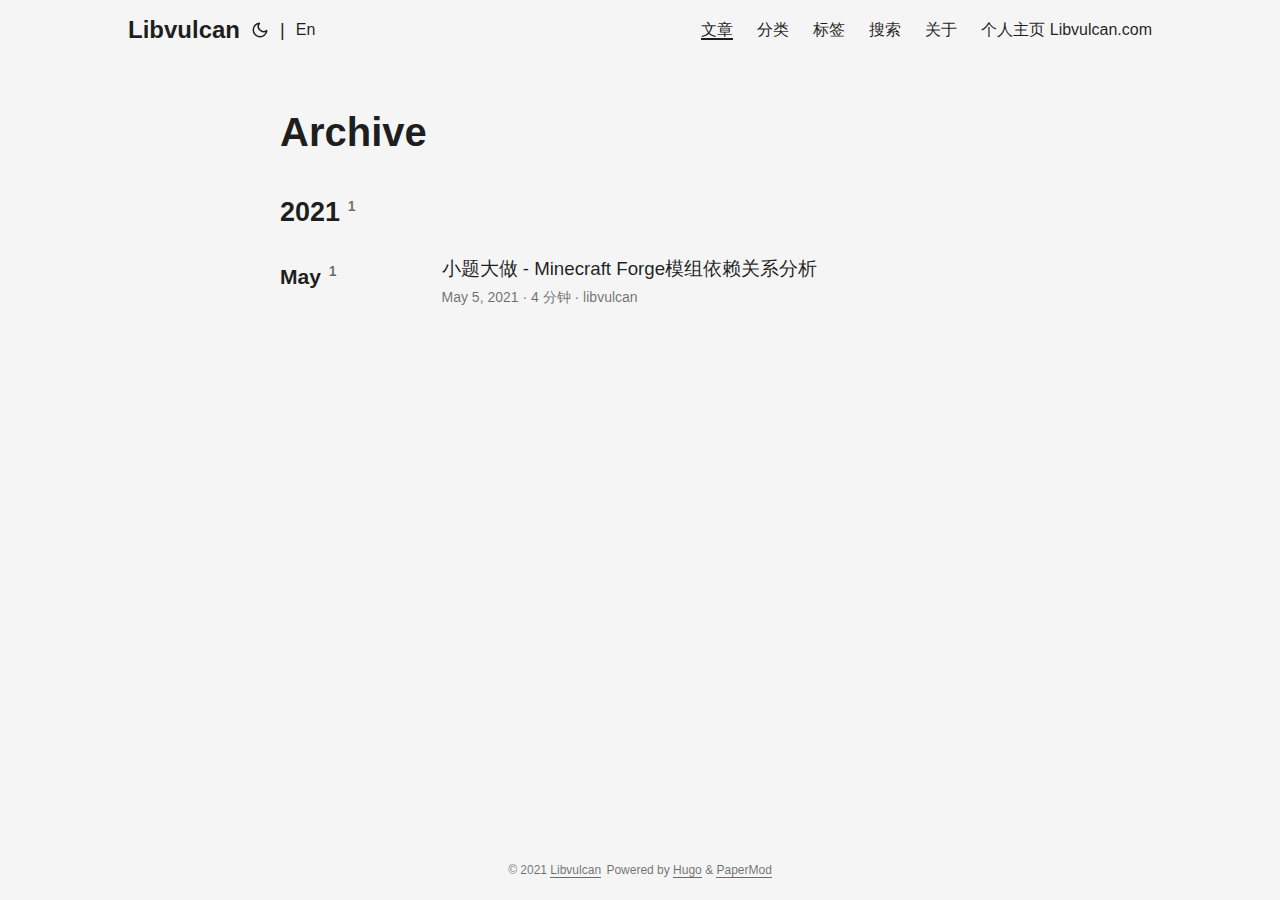
<file: archives/index.html>
<!doctype html><html lang=zh dir=auto><head><meta charset=utf-8><meta http-equiv=x-ua-compatible content="IE=edge"><meta name=viewport content="width=device-width,initial-scale=1,shrink-to-fit=no"><meta name=robots content="index, follow"><title>Archive | Libvulcan</title><meta name=keywords content><meta name=description content="archives"><meta name=author content="libvulcan"><link rel=canonical href=https://blog.libvulcan.com/archives/><link crossorigin=anonymous href=/assets/css/stylesheet.min.309a3942f890eb0930959205be1f692b2f0e85115a8b0190361a25a37e54fffa.css integrity="sha256-MJo5QviQ6wkwlZIFvh9pKy8OhRFaiwGQNholo35U//o=" rel="preload stylesheet" as=style><link rel=icon href=https://blog.libvulcan.com/images/logo.png><link rel=icon type=image/png sizes=16x16 href=https://blog.libvulcan.com/%3Clink%20/%20abs%20url%3E><link rel=icon type=image/png sizes=32x32 href=https://blog.libvulcan.com/%3Clink%20/%20abs%20url%3E><link rel=apple-touch-icon href=https://blog.libvulcan.com/%3Clink%20/%20abs%20url%3E><link rel=mask-icon href=https://blog.libvulcan.com/%3Clink%20/%20abs%20url%3E><meta name=theme-color content="#2e2e33"><meta name=msapplication-TileColor content="#2e2e33"><meta name=generator content="Hugo 0.82.0"><link rel=alternate hreflang=zh href=https://blog.libvulcan.com/archives/><meta property="og:title" content="Archive"><meta property="og:description" content="archives"><meta property="og:type" content="article"><meta property="og:url" content="https://blog.libvulcan.com/archives/"><meta property="article:section" content><meta name=twitter:card content="summary"><meta name=twitter:title content="Archive"><meta name=twitter:description content="archives"><script type=application/ld+json>{"@context":"https://schema.org","@type":"BreadcrumbList","itemListElement":[{"@type":"ListItem","position":1,"name":"Archive","item":"https://blog.libvulcan.com/archives/"}]}</script><script type=application/ld+json>{"@context":"https://schema.org","@type":"BlogPosting","headline":"Archive","name":"Archive","description":"archives","keywords":[],"articleBody":"","wordCount":"0","inLanguage":"zh","datePublished":"0001-01-01T00:00:00Z","dateModified":"0001-01-01T00:00:00Z","author":{"@type":"Person","name":"libvulcan"},"mainEntityOfPage":{"@type":"WebPage","@id":"https://blog.libvulcan.com/archives/"},"publisher":{"@type":"Organization","name":"Libvulcan","logo":{"@type":"ImageObject","url":"https://blog.libvulcan.com/images/logo.png"}}}</script></head><body class=list id=top><script>localStorage.getItem("pref-theme")==="dark"?document.body.classList.add('dark'):localStorage.getItem("pref-theme")==="light"?document.body.classList.remove('dark'):window.matchMedia('(prefers-color-scheme: dark)').matches&&document.body.classList.add('dark')</script><noscript><style type=text/css>#theme-toggle,.top-link{display:none}</style><style>@media(prefers-color-scheme:dark){:root{--theme:#1d1e20;--entry:#2e2e33;--primary:rgba(255, 255, 255, 0.84);--secondary:rgba(255, 255, 255, 0.56);--tertiary:rgba(255, 255, 255, 0.16);--content:rgba(255, 255, 255, 0.74);--hljs-bg:#2e2e33;--code-bg:#37383e;--border:#333}.list{background:var(--theme)}.list:not(.dark)::-webkit-scrollbar-track{background:0 0}.list:not(.dark)::-webkit-scrollbar-thumb{border-color:var(--theme)}}</style></noscript><header class=header><nav class=nav><div class=logo><a href=https://blog.libvulcan.com/ accesskey=h title="Libvulcan (Alt + H)">Libvulcan</a>
<span class=logo-switches><button id=theme-toggle accesskey=t title="(Alt + T)"><svg id="moon" xmlns="http://www.w3.org/2000/svg" width="24" height="24" viewBox="0 0 24 24" fill="none" stroke="currentcolor" stroke-width="2" stroke-linecap="round" stroke-linejoin="round"><path d="M21 12.79A9 9 0 1111.21 3 7 7 0 0021 12.79z"/></svg><svg id="sun" xmlns="http://www.w3.org/2000/svg" width="24" height="24" viewBox="0 0 24 24" fill="none" stroke="currentcolor" stroke-width="2" stroke-linecap="round" stroke-linejoin="round"><circle cx="12" cy="12" r="5"/><line x1="12" y1="1" x2="12" y2="3"/><line x1="12" y1="21" x2="12" y2="23"/><line x1="4.22" y1="4.22" x2="5.64" y2="5.64"/><line x1="18.36" y1="18.36" x2="19.78" y2="19.78"/><line x1="1" y1="12" x2="3" y2="12"/><line x1="21" y1="12" x2="23" y2="12"/><line x1="4.22" y1="19.78" x2="5.64" y2="18.36"/><line x1="18.36" y1="5.64" x2="19.78" y2="4.22"/></svg></button><ul class=lang-switch><li>|</li><li><a href=https://blog.libvulcan.com/en/ title=English aria-label=English>En</a></li></ul></span></div><ul id=menu><li><a href=https://blog.libvulcan.com/archives title=文章><span class=active>文章</span></a></li><li><a href=https://blog.libvulcan.com/categories title=分类><span>分类</span></a></li><li><a href=https://blog.libvulcan.com/tags title=标签><span>标签</span></a></li><li><a href=https://blog.libvulcan.com/search title="搜索 (Alt + /)" accesskey=/><span>搜索</span></a></li><li><a href=https://blog.libvulcan.com/about title=关于><span>关于</span></a></li><li><a href=https://blog.libvulcan.com/home/ title="个人主页 Libvulcan.com"><span>个人主页 Libvulcan.com</span></a></li></ul></nav></header><main class=main><header class=page-header><h1>Archive</h1></header><div class=archive-year><h2 class=archive-year-header>2021<sup class=archive-count>&nbsp;&nbsp;1</sup></h2><div class=archive-month><h3 class=archive-month-header>May<sup class=archive-count>&nbsp;&nbsp;1</sup></h3><div class=archive-posts><div class=archive-entry><h3 class=archive-entry-title>小题大做 - Minecraft Forge模组依赖关系分析</h3><div class=archive-meta>May 5, 2021&nbsp;·&nbsp;4 分钟&nbsp;·&nbsp;libvulcan</div><a class=entry-link aria-label="post link to 小题大做 - Minecraft Forge模组依赖关系分析" href=https://blog.libvulcan.com/posts/%E7%BA%AF%E6%8A%98%E8%85%BE-minecraft-forge%E6%A8%A1%E7%BB%84%E4%BE%9D%E8%B5%96%E5%85%B3%E7%B3%BB%E5%88%86%E6%9E%90/></a></div></div></div></div></main><footer class=footer><span>&copy; 2021 <a href=https://blog.libvulcan.com/>Libvulcan</a></span>
<span>Powered by
<a href=https://gohugo.io/ rel="noopener noreferrer" target=_blank>Hugo</a> &
        <a href=https://git.io/hugopapermod rel=noopener target=_blank>PaperMod</a></span></footer><a href=#top aria-label="go to top" title="Go to Top (Alt + G)"><button class=top-link id=top-link type=button accesskey=g><svg xmlns="http://www.w3.org/2000/svg" viewBox="0 0 12 6" fill="currentcolor"><path d="M12 6H0l6-6z"/></svg></button></a>
<script>let menu=document.getElementById('menu');menu.scrollLeft=localStorage.getItem("menu-scroll-position"),menu.onscroll=function(){localStorage.setItem("menu-scroll-position",menu.scrollLeft)},document.querySelectorAll('a[href^="#"]').forEach(a=>{a.addEventListener("click",function(b){b.preventDefault();var a=this.getAttribute("href").substr(1);window.matchMedia('(prefers-reduced-motion: reduce)').matches?document.querySelector(`[id='${decodeURIComponent(a)}']`).scrollIntoView():document.querySelector(`[id='${decodeURIComponent(a)}']`).scrollIntoView({behavior:"smooth"}),a==="top"?history.replaceState(null,null," "):history.pushState(null,null,`#${a}`)})})</script><script>var mybutton=document.getElementById("top-link");window.onscroll=function(){document.body.scrollTop>800||document.documentElement.scrollTop>800?(mybutton.style.visibility="visible",mybutton.style.opacity="1"):(mybutton.style.visibility="hidden",mybutton.style.opacity="0")}</script><script>document.getElementById("theme-toggle").addEventListener("click",()=>{document.body.className.includes("dark")?(document.body.classList.remove('dark'),localStorage.setItem("pref-theme",'light')):(document.body.classList.add('dark'),localStorage.setItem("pref-theme",'dark'))})</script></body></html>
</file>
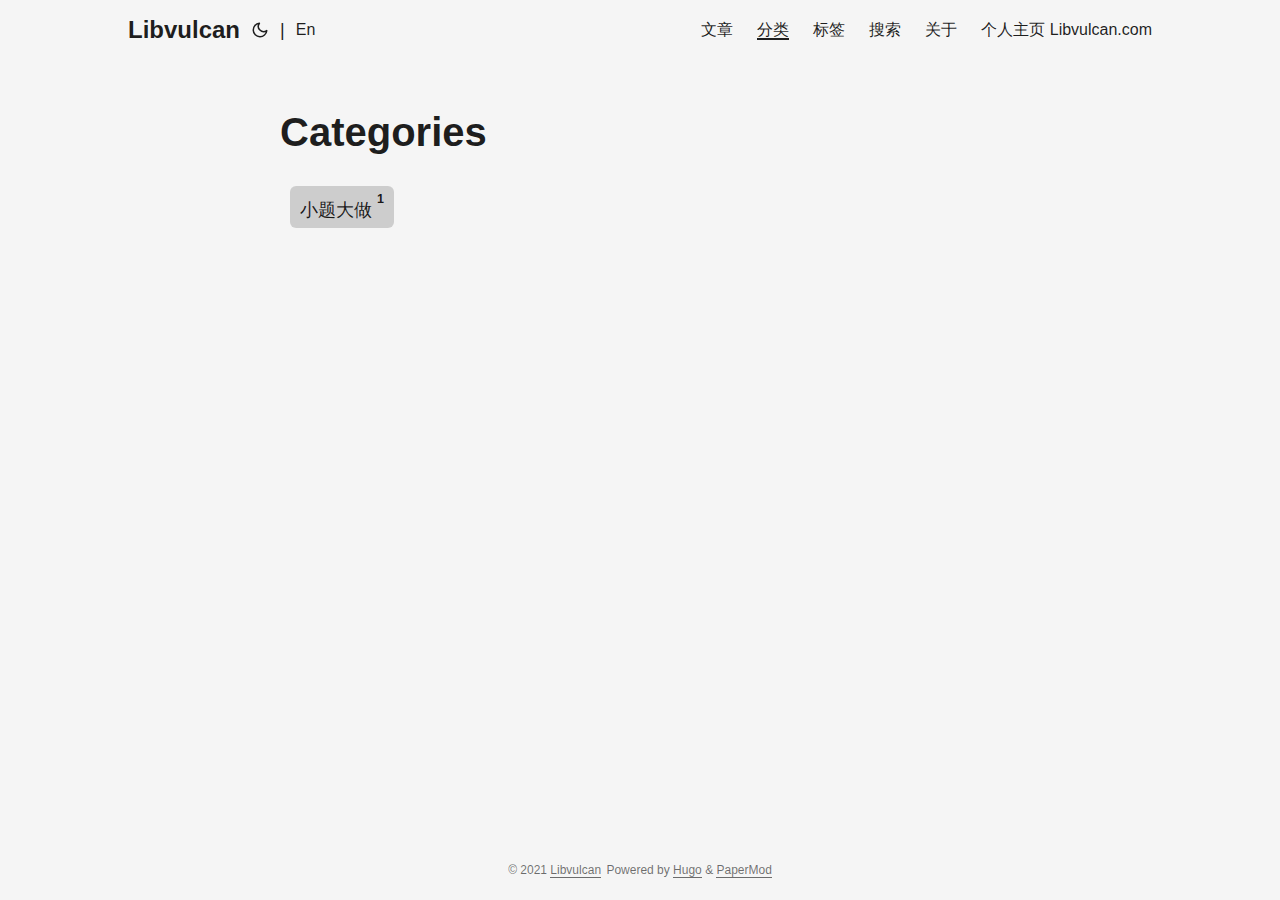
<file: categories/index.html>
<!doctype html><html lang=zh dir=auto><head><meta charset=utf-8><meta http-equiv=x-ua-compatible content="IE=edge"><meta name=viewport content="width=device-width,initial-scale=1,shrink-to-fit=no"><meta name=robots content="index, follow"><title>Categories | Libvulcan</title><meta name=keywords content><meta name=description content><meta name=author content="libvulcan"><link rel=canonical href=https://blog.libvulcan.com/categories/><link crossorigin=anonymous href=/assets/css/stylesheet.min.309a3942f890eb0930959205be1f692b2f0e85115a8b0190361a25a37e54fffa.css integrity="sha256-MJo5QviQ6wkwlZIFvh9pKy8OhRFaiwGQNholo35U//o=" rel="preload stylesheet" as=style><link rel=icon href=https://blog.libvulcan.com/images/logo.png><link rel=icon type=image/png sizes=16x16 href=https://blog.libvulcan.com/%3Clink%20/%20abs%20url%3E><link rel=icon type=image/png sizes=32x32 href=https://blog.libvulcan.com/%3Clink%20/%20abs%20url%3E><link rel=apple-touch-icon href=https://blog.libvulcan.com/%3Clink%20/%20abs%20url%3E><link rel=mask-icon href=https://blog.libvulcan.com/%3Clink%20/%20abs%20url%3E><meta name=theme-color content="#2e2e33"><meta name=msapplication-TileColor content="#2e2e33"><meta name=generator content="Hugo 0.82.0"><link rel=alternate type=application/rss+xml href=https://blog.libvulcan.com/categories/index.xml><link rel=alternate hreflang=zh href=https://blog.libvulcan.com/categories/><link rel=alternate hreflang=en href=https://blog.libvulcan.com/en/categories/><meta property="og:title" content="Categories"><meta property="og:description" content><meta property="og:type" content="website"><meta property="og:url" content="https://blog.libvulcan.com/categories/"><meta name=twitter:card content="summary"><meta name=twitter:title content="Categories"><meta name=twitter:description content></head><body class=list id=top><script>localStorage.getItem("pref-theme")==="dark"?document.body.classList.add('dark'):localStorage.getItem("pref-theme")==="light"?document.body.classList.remove('dark'):window.matchMedia('(prefers-color-scheme: dark)').matches&&document.body.classList.add('dark')</script><noscript><style type=text/css>#theme-toggle,.top-link{display:none}</style><style>@media(prefers-color-scheme:dark){:root{--theme:#1d1e20;--entry:#2e2e33;--primary:rgba(255, 255, 255, 0.84);--secondary:rgba(255, 255, 255, 0.56);--tertiary:rgba(255, 255, 255, 0.16);--content:rgba(255, 255, 255, 0.74);--hljs-bg:#2e2e33;--code-bg:#37383e;--border:#333}.list{background:var(--theme)}.list:not(.dark)::-webkit-scrollbar-track{background:0 0}.list:not(.dark)::-webkit-scrollbar-thumb{border-color:var(--theme)}}</style></noscript><header class=header><nav class=nav><div class=logo><a href=https://blog.libvulcan.com/ accesskey=h title="Libvulcan (Alt + H)">Libvulcan</a>
<span class=logo-switches><button id=theme-toggle accesskey=t title="(Alt + T)"><svg id="moon" xmlns="http://www.w3.org/2000/svg" width="24" height="24" viewBox="0 0 24 24" fill="none" stroke="currentcolor" stroke-width="2" stroke-linecap="round" stroke-linejoin="round"><path d="M21 12.79A9 9 0 1111.21 3 7 7 0 0021 12.79z"/></svg><svg id="sun" xmlns="http://www.w3.org/2000/svg" width="24" height="24" viewBox="0 0 24 24" fill="none" stroke="currentcolor" stroke-width="2" stroke-linecap="round" stroke-linejoin="round"><circle cx="12" cy="12" r="5"/><line x1="12" y1="1" x2="12" y2="3"/><line x1="12" y1="21" x2="12" y2="23"/><line x1="4.22" y1="4.22" x2="5.64" y2="5.64"/><line x1="18.36" y1="18.36" x2="19.78" y2="19.78"/><line x1="1" y1="12" x2="3" y2="12"/><line x1="21" y1="12" x2="23" y2="12"/><line x1="4.22" y1="19.78" x2="5.64" y2="18.36"/><line x1="18.36" y1="5.64" x2="19.78" y2="4.22"/></svg></button><ul class=lang-switch><li>|</li><li><a href=https://blog.libvulcan.com/en/ title=English aria-label=English>En</a></li></ul></span></div><ul id=menu><li><a href=https://blog.libvulcan.com/archives title=文章><span>文章</span></a></li><li><a href=https://blog.libvulcan.com/categories title=分类><span class=active>分类</span></a></li><li><a href=https://blog.libvulcan.com/tags title=标签><span>标签</span></a></li><li><a href=https://blog.libvulcan.com/search title="搜索 (Alt + /)" accesskey=/><span>搜索</span></a></li><li><a href=https://blog.libvulcan.com/about title=关于><span>关于</span></a></li><li><a href=https://blog.libvulcan.com/home/ title="个人主页 Libvulcan.com"><span>个人主页 Libvulcan.com</span></a></li></ul></nav></header><main class=main><header class=page-header><h1>Categories</h1></header><ul class=terms-tags><li><a href=https://blog.libvulcan.com/categories/%E5%B0%8F%E9%A2%98%E5%A4%A7%E5%81%9A/>小题大做 <sup><strong><sup>1</sup></strong></sup></a></li></ul></main><footer class=footer><span>&copy; 2021 <a href=https://blog.libvulcan.com/>Libvulcan</a></span>
<span>Powered by
<a href=https://gohugo.io/ rel="noopener noreferrer" target=_blank>Hugo</a> &
        <a href=https://git.io/hugopapermod rel=noopener target=_blank>PaperMod</a></span></footer><a href=#top aria-label="go to top" title="Go to Top (Alt + G)"><button class=top-link id=top-link type=button accesskey=g><svg xmlns="http://www.w3.org/2000/svg" viewBox="0 0 12 6" fill="currentcolor"><path d="M12 6H0l6-6z"/></svg></button></a>
<script>let menu=document.getElementById('menu');menu.scrollLeft=localStorage.getItem("menu-scroll-position"),menu.onscroll=function(){localStorage.setItem("menu-scroll-position",menu.scrollLeft)},document.querySelectorAll('a[href^="#"]').forEach(a=>{a.addEventListener("click",function(b){b.preventDefault();var a=this.getAttribute("href").substr(1);window.matchMedia('(prefers-reduced-motion: reduce)').matches?document.querySelector(`[id='${decodeURIComponent(a)}']`).scrollIntoView():document.querySelector(`[id='${decodeURIComponent(a)}']`).scrollIntoView({behavior:"smooth"}),a==="top"?history.replaceState(null,null," "):history.pushState(null,null,`#${a}`)})})</script><script>var mybutton=document.getElementById("top-link");window.onscroll=function(){document.body.scrollTop>800||document.documentElement.scrollTop>800?(mybutton.style.visibility="visible",mybutton.style.opacity="1"):(mybutton.style.visibility="hidden",mybutton.style.opacity="0")}</script><script>document.getElementById("theme-toggle").addEventListener("click",()=>{document.body.className.includes("dark")?(document.body.classList.remove('dark'),localStorage.setItem("pref-theme",'light')):(document.body.classList.add('dark'),localStorage.setItem("pref-theme",'dark'))})</script></body></html>
</file>
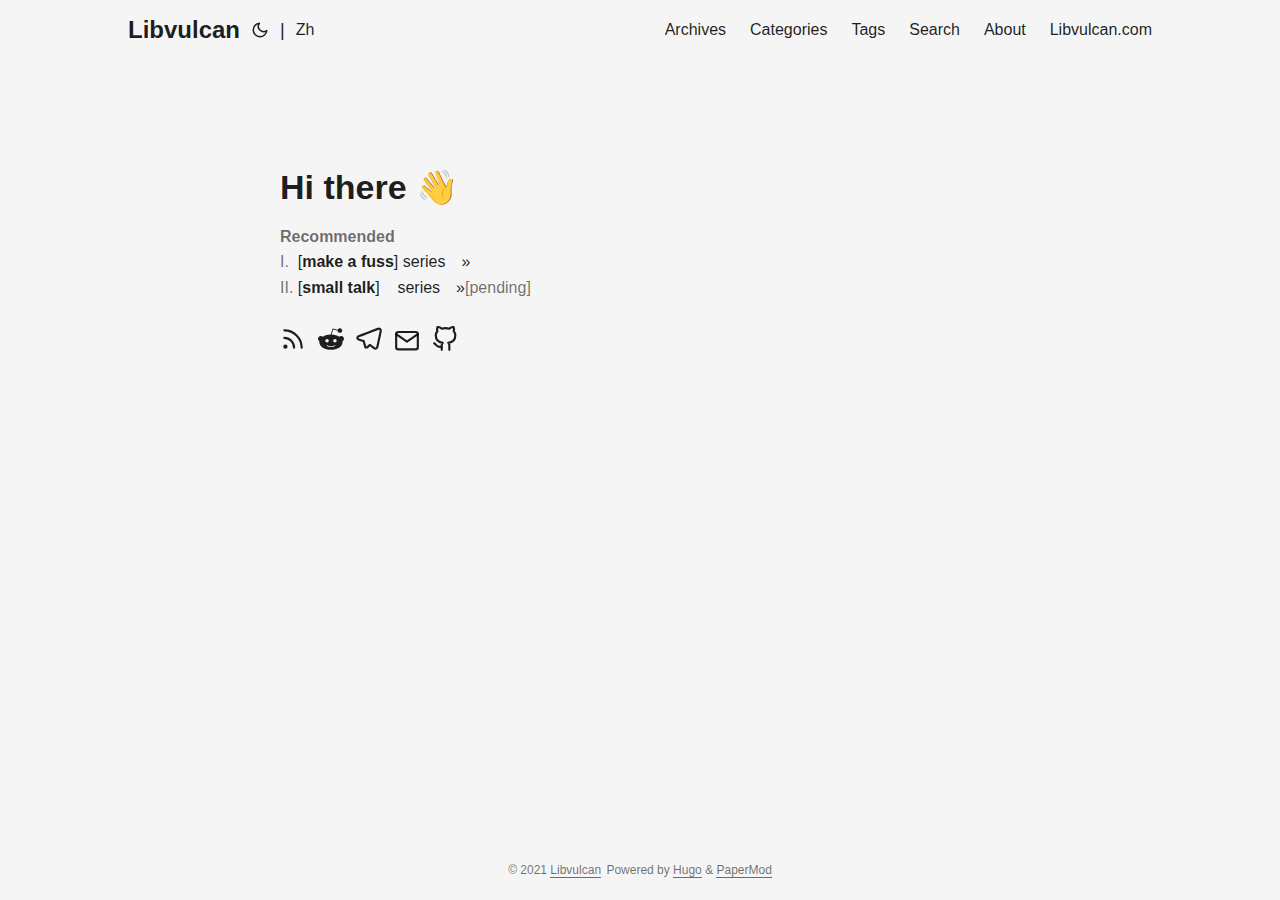
<file: en/index.html>
<!doctype html><html lang=en dir=auto><head><meta charset=utf-8><meta http-equiv=x-ua-compatible content="IE=edge"><meta name=viewport content="width=device-width,initial-scale=1,shrink-to-fit=no"><meta name=robots content="index, follow"><title>Libvulcan</title><meta name=description content><meta name=author content="libvulcan"><link rel=canonical href=https://blog.libvulcan.com/en/><link crossorigin=anonymous href=/assets/css/stylesheet.min.309a3942f890eb0930959205be1f692b2f0e85115a8b0190361a25a37e54fffa.css integrity="sha256-MJo5QviQ6wkwlZIFvh9pKy8OhRFaiwGQNholo35U//o=" rel="preload stylesheet" as=style><link rel=icon href=https://blog.libvulcan.com/images/logo.png><link rel=icon type=image/png sizes=16x16 href=https://blog.libvulcan.com/%3Clink%20/%20abs%20url%3E><link rel=icon type=image/png sizes=32x32 href=https://blog.libvulcan.com/%3Clink%20/%20abs%20url%3E><link rel=apple-touch-icon href=https://blog.libvulcan.com/%3Clink%20/%20abs%20url%3E><link rel=mask-icon href=https://blog.libvulcan.com/%3Clink%20/%20abs%20url%3E><meta name=theme-color content="#2e2e33"><meta name=msapplication-TileColor content="#2e2e33"><meta name=generator content="Hugo 0.82.0"><link rel=alternate type=application/rss+xml href=https://blog.libvulcan.com/en/index.xml><link rel=alternate type=application/json href=https://blog.libvulcan.com/en/index.json><link rel=alternate hreflang=zh href=https://blog.libvulcan.com/><link rel=alternate hreflang=en href=https://blog.libvulcan.com/en/><meta property="og:title" content="Libvulcan"><meta property="og:description" content><meta property="og:type" content="website"><meta property="og:url" content="https://blog.libvulcan.com/en/"><meta name=twitter:card content="summary"><meta name=twitter:title content="Libvulcan"><meta name=twitter:description content><script type=application/ld+json>{"@context":"https://schema.org","@type":"Organization","name":"Libvulcan","url":"https://blog.libvulcan.com/","description":"","thumbnailUrl":"https://blog.libvulcan.com/images/logo.png","sameAs":["index.xml","/","/","mailto:libvulcan@outlook.com?subject=issue","https://github.com/libvulcan"]}</script></head><body class=list id=top><script>localStorage.getItem("pref-theme")==="dark"?document.body.classList.add('dark'):localStorage.getItem("pref-theme")==="light"?document.body.classList.remove('dark'):window.matchMedia('(prefers-color-scheme: dark)').matches&&document.body.classList.add('dark')</script><noscript><style type=text/css>#theme-toggle,.top-link{display:none}</style><style>@media(prefers-color-scheme:dark){:root{--theme:#1d1e20;--entry:#2e2e33;--primary:rgba(255, 255, 255, 0.84);--secondary:rgba(255, 255, 255, 0.56);--tertiary:rgba(255, 255, 255, 0.16);--content:rgba(255, 255, 255, 0.74);--hljs-bg:#2e2e33;--code-bg:#37383e;--border:#333}.list{background:var(--theme)}.list:not(.dark)::-webkit-scrollbar-track{background:0 0}.list:not(.dark)::-webkit-scrollbar-thumb{border-color:var(--theme)}}</style></noscript><header class=header><nav class=nav><div class=logo><a href=https://blog.libvulcan.com/en/ accesskey=h title="Libvulcan (Alt + H)">Libvulcan</a>
<span class=logo-switches><button id=theme-toggle accesskey=t title="(Alt + T)"><svg id="moon" xmlns="http://www.w3.org/2000/svg" width="24" height="24" viewBox="0 0 24 24" fill="none" stroke="currentcolor" stroke-width="2" stroke-linecap="round" stroke-linejoin="round"><path d="M21 12.79A9 9 0 1111.21 3 7 7 0 0021 12.79z"/></svg><svg id="sun" xmlns="http://www.w3.org/2000/svg" width="24" height="24" viewBox="0 0 24 24" fill="none" stroke="currentcolor" stroke-width="2" stroke-linecap="round" stroke-linejoin="round"><circle cx="12" cy="12" r="5"/><line x1="12" y1="1" x2="12" y2="3"/><line x1="12" y1="21" x2="12" y2="23"/><line x1="4.22" y1="4.22" x2="5.64" y2="5.64"/><line x1="18.36" y1="18.36" x2="19.78" y2="19.78"/><line x1="1" y1="12" x2="3" y2="12"/><line x1="21" y1="12" x2="23" y2="12"/><line x1="4.22" y1="19.78" x2="5.64" y2="18.36"/><line x1="18.36" y1="5.64" x2="19.78" y2="4.22"/></svg></button><ul class=lang-switch><li>|</li><li><a href=https://blog.libvulcan.com/ title=Chinese aria-label=Chinese>Zh</a></li></ul></span></div><ul id=menu><li><a href=https://blog.libvulcan.com/en/archives title=Archives><span>Archives</span></a></li><li><a href=https://blog.libvulcan.com/en/categories title=Categories><span>Categories</span></a></li><li><a href=https://blog.libvulcan.com/en/tags title=Tags><span>Tags</span></a></li><li><a href=https://blog.libvulcan.com/en/search title=Search><span>Search</span></a></li><li><a href=https://blog.libvulcan.com/en/about title=About><span>About</span></a></li><li><a href=https://libvulcan.com title=Libvulcan.com><span>Libvulcan.com</span></a></li></ul></nav></header><main class=main><article class="first-entry home-info"><header class=entry-header><h1>Hi there 👋</h1></header><section class=entry-content><p><p><strong>Recommended</strong></p><ul><li><p>I.  <a href=/categories/%E5%B0%8F%E9%A2%98%E5%A4%A7%E5%81%9A/>[<strong>make a fuss</strong>] series　&#187;</a></p></li><li><p>II. <a href>[<strong>small talk</strong>]    series　&#187;</a>[pending]</p></li></ul></p></section><footer class=entry-footer><div class=social-icons><a href=index.xml target=_blank rel="noopener noreferrer me" title=Rss><svg xmlns="http://www.w3.org/2000/svg" viewBox="0 0 24 24" fill="none" stroke="currentcolor" stroke-width="2" stroke-linecap="round" stroke-linejoin="round"><path d="M4 11a9 9 0 019 9"/><path d="M4 4a16 16 0 0116 16"/><circle cx="5" cy="19" r="1"/></svg></a><a href=/ target=_blank rel="noopener noreferrer me" title=Reddit><svg xmlns="http://www.w3.org/2000/svg" viewBox="0 0 24 24" fill="currentcolor" stroke="none" stroke-width="1"><path d="M24 11.779c0-1.459-1.192-2.645-2.657-2.645-.715.0-1.363.286-1.84.746-1.81-1.191-4.259-1.949-6.971-2.046l1.483-4.669 4.016.941-.006.058c0 1.193.975 2.163 2.174 2.163 1.198.0 2.172-.97 2.172-2.163S21.396 2 20.199 2c-.92.0-1.704.574-2.021 1.379l-4.329-1.015c-.189-.046-.381.063-.44.249L11.755 7.82c-2.838.034-5.409.798-7.3 2.025-.474-.438-1.103-.712-1.799-.712-1.465.0-2.656 1.187-2.656 2.646.0.97.533 1.811 1.317 2.271-.052.282-.086.567-.086.857C1.231 18.818 6.039 22 11.95 22s10.72-3.182 10.72-7.093c0-.274-.029-.544-.075-.81.832-.447 1.405-1.312 1.405-2.318zM6.776 13.595c0-.868.71-1.575 1.582-1.575s1.581.707 1.581 1.575-.709 1.574-1.581 1.574-1.582-.706-1.582-1.574zm9.061 4.669c-.797.793-2.048 1.179-3.824 1.179L12 19.44l-.013.003c-1.777.0-3.028-.386-3.824-1.179-.145-.144-.145-.379.0-.523.145-.145.381-.145.526.0.65.647 1.729.961 3.298.961l.013.003.013-.003c1.569.0 2.648-.315 3.298-.962.145-.145.381-.144.526.0.145.145.145.379.0.524zm-.189-3.095c-.872.0-1.581-.706-1.581-1.574s.709-1.575 1.581-1.575 1.581.707 1.581 1.575-.709 1.574-1.581 1.574z"/></svg></a><a href=/ target=_blank rel="noopener noreferrer me" title=Telegram><svg xmlns="http://www.w3.org/2000/svg" viewBox="0 0 24 24" fill="none" stroke="currentcolor" stroke-width="2" stroke-linecap="round" stroke-linejoin="round"><path d="M21.198 2.433a2.242 2.242.0 00-1.022.215l-8.609 3.33c-2.068.8-4.133 1.598-5.724 2.21a405.15 405.15.0 01-2.849 1.09c-.42.147-.99.332-1.473.901-.728.968.193 1.798.919 2.286 1.61.516 3.275 1.009 4.654 1.472.509 1.793.997 3.592 1.48 5.388.16.36.506.494.864.498l-.002.018s.281.028.555-.038a2.1 2.1.0 00.933-.517c.345-.324 1.28-1.244 1.811-1.764l3.999 2.952.032.018s.442.311 1.09.355c.324.022.75-.04 1.116-.308.37-.27.613-.702.728-1.196.342-1.492 2.61-12.285 2.997-14.072l-.01.042c.27-1.006.17-1.928-.455-2.474a1.654 1.654.0 00-1.034-.407z"/></svg></a><a href="mailto:libvulcan@outlook.com?subject=issue" target=_blank rel="noopener noreferrer me" title=Email><svg xmlns="http://www.w3.org/2000/svg" viewBox="0 0 24 21" fill="none" stroke="currentcolor" stroke-width="2" stroke-linecap="round" stroke-linejoin="round"><path d="M4 4h16c1.1.0 2 .9 2 2v12c0 1.1-.9 2-2 2H4c-1.1.0-2-.9-2-2V6c0-1.1.9-2 2-2z"/><polyline points="22,6 12,13 2,6"/></svg></a><a href=https://github.com/libvulcan target=_blank rel="noopener noreferrer me" title=Github><svg xmlns="http://www.w3.org/2000/svg" viewBox="0 0 24 24" fill="none" stroke="currentcolor" stroke-width="2" stroke-linecap="round" stroke-linejoin="round"><path d="M9 19c-5 1.5-5-2.5-7-3m14 6v-3.87a3.37 3.37.0 00-.94-2.61c3.14-.35 6.44-1.54 6.44-7A5.44 5.44.0 0020 4.77 5.07 5.07.0 0019.91 1S18.73.65 16 2.48a13.38 13.38.0 00-7 0C6.27.65 5.09 1 5.09 1A5.07 5.07.0 005 4.77 5.44 5.44.0 003.5 8.55c0 5.42 3.3 6.61 6.44 7A3.37 3.37.0 009 18.13V22"/></svg></a></div></footer></article></main><footer class=footer><span>&copy; 2021 <a href=https://blog.libvulcan.com/en/>Libvulcan</a></span>
<span>Powered by
<a href=https://gohugo.io/ rel="noopener noreferrer" target=_blank>Hugo</a> &
        <a href=https://git.io/hugopapermod rel=noopener target=_blank>PaperMod</a></span></footer><a href=#top aria-label="go to top" title="Go to Top (Alt + G)"><button class=top-link id=top-link type=button accesskey=g><svg xmlns="http://www.w3.org/2000/svg" viewBox="0 0 12 6" fill="currentcolor"><path d="M12 6H0l6-6z"/></svg></button></a>
<script>let menu=document.getElementById('menu');menu.scrollLeft=localStorage.getItem("menu-scroll-position"),menu.onscroll=function(){localStorage.setItem("menu-scroll-position",menu.scrollLeft)},document.querySelectorAll('a[href^="#"]').forEach(a=>{a.addEventListener("click",function(b){b.preventDefault();var a=this.getAttribute("href").substr(1);window.matchMedia('(prefers-reduced-motion: reduce)').matches?document.querySelector(`[id='${decodeURIComponent(a)}']`).scrollIntoView():document.querySelector(`[id='${decodeURIComponent(a)}']`).scrollIntoView({behavior:"smooth"}),a==="top"?history.replaceState(null,null," "):history.pushState(null,null,`#${a}`)})})</script><script>var mybutton=document.getElementById("top-link");window.onscroll=function(){document.body.scrollTop>800||document.documentElement.scrollTop>800?(mybutton.style.visibility="visible",mybutton.style.opacity="1"):(mybutton.style.visibility="hidden",mybutton.style.opacity="0")}</script><script>document.getElementById("theme-toggle").addEventListener("click",()=>{document.body.className.includes("dark")?(document.body.classList.remove('dark'),localStorage.setItem("pref-theme",'light')):(document.body.classList.add('dark'),localStorage.setItem("pref-theme",'dark'))})</script></body></html>
</file>
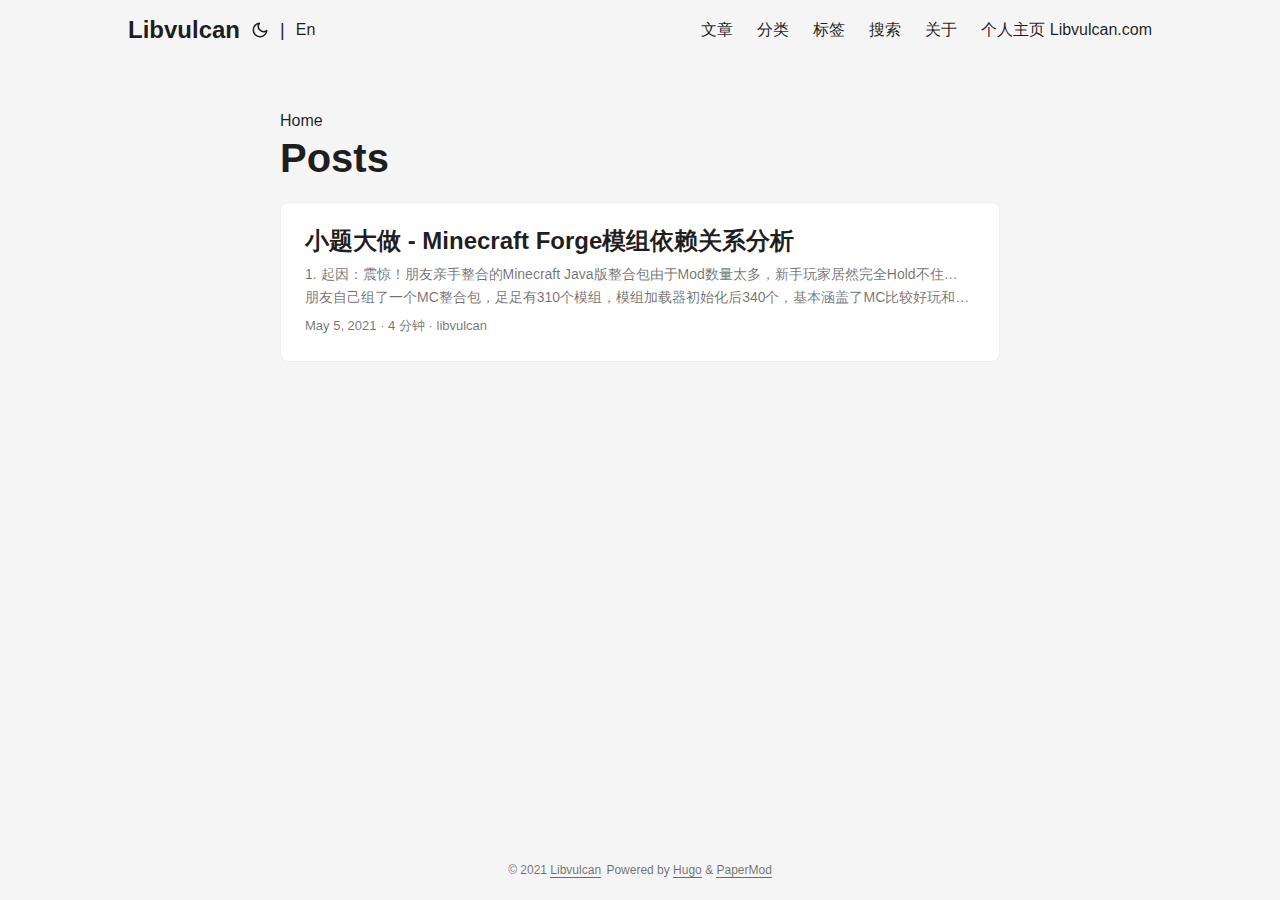
<file: posts/index.html>
<!doctype html><html lang=zh dir=auto><head><meta charset=utf-8><meta http-equiv=x-ua-compatible content="IE=edge"><meta name=viewport content="width=device-width,initial-scale=1,shrink-to-fit=no"><meta name=robots content="index, follow"><title>Posts | Libvulcan</title><meta name=keywords content><meta name=description content><meta name=author content="libvulcan"><link rel=canonical href=https://blog.libvulcan.com/posts/><link crossorigin=anonymous href=/assets/css/stylesheet.min.309a3942f890eb0930959205be1f692b2f0e85115a8b0190361a25a37e54fffa.css integrity="sha256-MJo5QviQ6wkwlZIFvh9pKy8OhRFaiwGQNholo35U//o=" rel="preload stylesheet" as=style><link rel=icon href=https://blog.libvulcan.com/images/logo.png><link rel=icon type=image/png sizes=16x16 href=https://blog.libvulcan.com/%3Clink%20/%20abs%20url%3E><link rel=icon type=image/png sizes=32x32 href=https://blog.libvulcan.com/%3Clink%20/%20abs%20url%3E><link rel=apple-touch-icon href=https://blog.libvulcan.com/%3Clink%20/%20abs%20url%3E><link rel=mask-icon href=https://blog.libvulcan.com/%3Clink%20/%20abs%20url%3E><meta name=theme-color content="#2e2e33"><meta name=msapplication-TileColor content="#2e2e33"><meta name=generator content="Hugo 0.82.0"><link rel=alternate type=application/rss+xml href=https://blog.libvulcan.com/posts/index.xml><link rel=alternate hreflang=zh href=https://blog.libvulcan.com/posts/><meta property="og:title" content="Posts"><meta property="og:description" content><meta property="og:type" content="website"><meta property="og:url" content="https://blog.libvulcan.com/posts/"><meta name=twitter:card content="summary"><meta name=twitter:title content="Posts"><meta name=twitter:description content><script type=application/ld+json>{"@context":"https://schema.org","@type":"BreadcrumbList","itemListElement":[{"@type":"ListItem","position":1,"name":"Posts","item":"https://blog.libvulcan.com/posts/"}]}</script></head><body class=list id=top><script>localStorage.getItem("pref-theme")==="dark"?document.body.classList.add('dark'):localStorage.getItem("pref-theme")==="light"?document.body.classList.remove('dark'):window.matchMedia('(prefers-color-scheme: dark)').matches&&document.body.classList.add('dark')</script><noscript><style type=text/css>#theme-toggle,.top-link{display:none}</style><style>@media(prefers-color-scheme:dark){:root{--theme:#1d1e20;--entry:#2e2e33;--primary:rgba(255, 255, 255, 0.84);--secondary:rgba(255, 255, 255, 0.56);--tertiary:rgba(255, 255, 255, 0.16);--content:rgba(255, 255, 255, 0.74);--hljs-bg:#2e2e33;--code-bg:#37383e;--border:#333}.list{background:var(--theme)}.list:not(.dark)::-webkit-scrollbar-track{background:0 0}.list:not(.dark)::-webkit-scrollbar-thumb{border-color:var(--theme)}}</style></noscript><header class=header><nav class=nav><div class=logo><a href=https://blog.libvulcan.com/ accesskey=h title="Libvulcan (Alt + H)">Libvulcan</a>
<span class=logo-switches><button id=theme-toggle accesskey=t title="(Alt + T)"><svg id="moon" xmlns="http://www.w3.org/2000/svg" width="24" height="24" viewBox="0 0 24 24" fill="none" stroke="currentcolor" stroke-width="2" stroke-linecap="round" stroke-linejoin="round"><path d="M21 12.79A9 9 0 1111.21 3 7 7 0 0021 12.79z"/></svg><svg id="sun" xmlns="http://www.w3.org/2000/svg" width="24" height="24" viewBox="0 0 24 24" fill="none" stroke="currentcolor" stroke-width="2" stroke-linecap="round" stroke-linejoin="round"><circle cx="12" cy="12" r="5"/><line x1="12" y1="1" x2="12" y2="3"/><line x1="12" y1="21" x2="12" y2="23"/><line x1="4.22" y1="4.22" x2="5.64" y2="5.64"/><line x1="18.36" y1="18.36" x2="19.78" y2="19.78"/><line x1="1" y1="12" x2="3" y2="12"/><line x1="21" y1="12" x2="23" y2="12"/><line x1="4.22" y1="19.78" x2="5.64" y2="18.36"/><line x1="18.36" y1="5.64" x2="19.78" y2="4.22"/></svg></button><ul class=lang-switch><li>|</li><li><a href=https://blog.libvulcan.com/en/ title=English aria-label=English>En</a></li></ul></span></div><ul id=menu><li><a href=https://blog.libvulcan.com/archives title=文章><span>文章</span></a></li><li><a href=https://blog.libvulcan.com/categories title=分类><span>分类</span></a></li><li><a href=https://blog.libvulcan.com/tags title=标签><span>标签</span></a></li><li><a href=https://blog.libvulcan.com/search title="搜索 (Alt + /)" accesskey=/><span>搜索</span></a></li><li><a href=https://blog.libvulcan.com/about title=关于><span>关于</span></a></li><li><a href=https://blog.libvulcan.com/home/ title="个人主页 Libvulcan.com"><span>个人主页 Libvulcan.com</span></a></li></ul></nav></header><main class=main><header class=page-header><div class=breadcrumbs><a href=https://blog.libvulcan.com/>Home</a></div><h1>Posts</h1></header><article class=post-entry><header class=entry-header><h2>小题大做 - Minecraft Forge模组依赖关系分析</h2></header><section class=entry-content><p>1. 起因：震惊！朋友亲手整合的Minecraft Java版整合包由于Mod数量太多，新手玩家居然完全Hold不住… 朋友自己组了一个MC整合包，足足有310个模组，模组加载器初始化后340个，基本涵盖了MC比较好玩和经典的模组。经过测试，整合包能够正常地在windows和macOS上跑起来，我们前期打算边玩边测试，有问题再慢慢调。
玩MC肯定要联机，我们偷懒地直接通过内网穿透的方式进行远程联机，玩了几天后发现还是有些不方便，这种联机意味着作为服务器的一方要随时开着游戏才能保证另一方想玩的时候就玩，但是我们不想改变现状，耗费了约几秒钟提出了以下补偿方案：
主机方7✖️24小时开着自己电脑 其他玩家需要玩的时候主机方随时响应 使用类似坚果云的同步工具同步存档 … 经过研究，上述方案几乎全部拉垮
（废案）1. 主机方7✖️24小时开着自己电脑
注：7x24小时挖矿它不香吗？
（废案）2. 其他玩家需要玩的时候主机方随时响应
注：技术可以实现（远程触发WOL + 开机自启服务之类的操作），人工也可以实现（接到微信消息打开游戏），当事人不愿意体验下班oncall遂放弃。
（废案）3. 使用类似坚果云的同步工具同步存档
注：表面上看，方案可行，但暗藏个人存档数据覆盖本地存档的诸多问题，比如同步存档后你登录后可能是其他主机的角色，需要进一步研究server.dat文件，实际操作层面是在挖更多坑。
2. 稍微操作一下：直接将整合包迁移到Minecraft Forge Server不香吗？ 利用现有资源快速部署 整合包在本地大概需要至少4～6G左右内存，之前搞的一个4U8G云服务器跑一个Minecraft问题应该不大。
综上所述，直接在云服务器部署一个MC服务器反而最舒服，MC如何开服这种问题就不用细说了，各大搜索引擎大量这类内容。我部署了[minecraft forge 1.12.2 - 14.23.5.2855 + Minecraft Server1.12.2版本](Downloads for Minecraft Forge for Minecraft 1.12.2)
然后就是导入整合包的模组，再运行发现失败了，查看崩溃日志发现有一个Mod异常，通过检索资料了解到，该mod只需要在客户端安装就行，所以我移除了该Mod，然而继续运行仍然崩溃。
cp -r /your/pkg/.minecraft/mods /your/path/mods 再仔细查看日志，找到当中建议移除的40多个“可能引起异常”Mod，二话不说直接把提及的Mod都移除了，不过结果并不美满，forge server依旧直接崩溃了。...</p></section><footer class=entry-footer>May 5, 2021&nbsp;·&nbsp;4 分钟&nbsp;·&nbsp;libvulcan</footer><a class=entry-link aria-label="post link to 小题大做 - Minecraft Forge模组依赖关系分析" href=https://blog.libvulcan.com/posts/%E7%BA%AF%E6%8A%98%E8%85%BE-minecraft-forge%E6%A8%A1%E7%BB%84%E4%BE%9D%E8%B5%96%E5%85%B3%E7%B3%BB%E5%88%86%E6%9E%90/></a></article></main><footer class=footer><span>&copy; 2021 <a href=https://blog.libvulcan.com/>Libvulcan</a></span>
<span>Powered by
<a href=https://gohugo.io/ rel="noopener noreferrer" target=_blank>Hugo</a> &
        <a href=https://git.io/hugopapermod rel=noopener target=_blank>PaperMod</a></span></footer><a href=#top aria-label="go to top" title="Go to Top (Alt + G)"><button class=top-link id=top-link type=button accesskey=g><svg xmlns="http://www.w3.org/2000/svg" viewBox="0 0 12 6" fill="currentcolor"><path d="M12 6H0l6-6z"/></svg></button></a>
<script>let menu=document.getElementById('menu');menu.scrollLeft=localStorage.getItem("menu-scroll-position"),menu.onscroll=function(){localStorage.setItem("menu-scroll-position",menu.scrollLeft)},document.querySelectorAll('a[href^="#"]').forEach(a=>{a.addEventListener("click",function(b){b.preventDefault();var a=this.getAttribute("href").substr(1);window.matchMedia('(prefers-reduced-motion: reduce)').matches?document.querySelector(`[id='${decodeURIComponent(a)}']`).scrollIntoView():document.querySelector(`[id='${decodeURIComponent(a)}']`).scrollIntoView({behavior:"smooth"}),a==="top"?history.replaceState(null,null," "):history.pushState(null,null,`#${a}`)})})</script><script>var mybutton=document.getElementById("top-link");window.onscroll=function(){document.body.scrollTop>800||document.documentElement.scrollTop>800?(mybutton.style.visibility="visible",mybutton.style.opacity="1"):(mybutton.style.visibility="hidden",mybutton.style.opacity="0")}</script><script>document.getElementById("theme-toggle").addEventListener("click",()=>{document.body.className.includes("dark")?(document.body.classList.remove('dark'),localStorage.setItem("pref-theme",'light')):(document.body.classList.add('dark'),localStorage.setItem("pref-theme",'dark'))})</script></body></html>
</file>
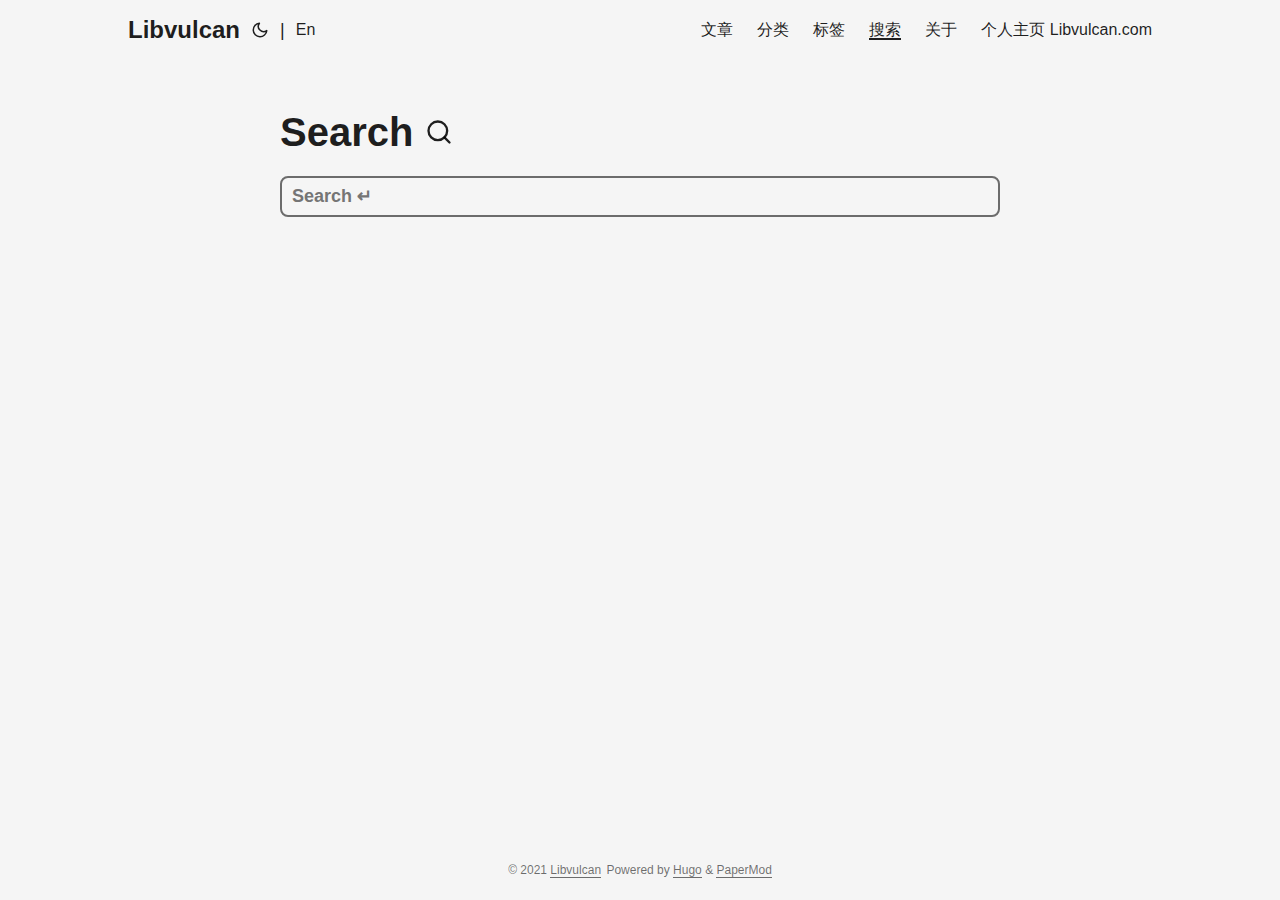
<file: search/index.html>
<!doctype html><html lang=zh dir=auto><head><meta charset=utf-8><meta http-equiv=x-ua-compatible content="IE=edge"><meta name=viewport content="width=device-width,initial-scale=1,shrink-to-fit=no"><meta name=robots content="index, follow"><title>Search | Libvulcan</title><meta name=keywords content><meta name=description content="search"><meta name=author content="libvulcan"><link rel=canonical href=https://blog.libvulcan.com/search/><link crossorigin=anonymous href=/assets/css/stylesheet.min.309a3942f890eb0930959205be1f692b2f0e85115a8b0190361a25a37e54fffa.css integrity="sha256-MJo5QviQ6wkwlZIFvh9pKy8OhRFaiwGQNholo35U//o=" rel="preload stylesheet" as=style><link crossorigin=anonymous rel=preload as=fetch href=../index.json><script defer crossorigin=anonymous src=/assets/js/search.min.8d312db0a16b9863373370d4f4aeb4dab7d2c571e82533ce5ac348b9b1b254bc.js integrity="sha256-jTEtsKFrmGM3M3DU9K602rfSxXHoJTPOWsNIubGyVLw="></script><link rel=icon href=https://blog.libvulcan.com/images/logo.png><link rel=icon type=image/png sizes=16x16 href=https://blog.libvulcan.com/%3Clink%20/%20abs%20url%3E><link rel=icon type=image/png sizes=32x32 href=https://blog.libvulcan.com/%3Clink%20/%20abs%20url%3E><link rel=apple-touch-icon href=https://blog.libvulcan.com/%3Clink%20/%20abs%20url%3E><link rel=mask-icon href=https://blog.libvulcan.com/%3Clink%20/%20abs%20url%3E><meta name=theme-color content="#2e2e33"><meta name=msapplication-TileColor content="#2e2e33"><meta name=generator content="Hugo 0.82.0"><link rel=alternate hreflang=zh href=https://blog.libvulcan.com/search/><meta property="og:title" content="Search"><meta property="og:description" content="search"><meta property="og:type" content="article"><meta property="og:url" content="https://blog.libvulcan.com/search/"><meta property="article:section" content><meta name=twitter:card content="summary"><meta name=twitter:title content="Search"><meta name=twitter:description content="search"><script type=application/ld+json>{"@context":"https://schema.org","@type":"BreadcrumbList","itemListElement":[{"@type":"ListItem","position":1,"name":"Search","item":"https://blog.libvulcan.com/search/"}]}</script><script type=application/ld+json>{"@context":"https://schema.org","@type":"BlogPosting","headline":"Search","name":"Search","description":"search","keywords":[],"articleBody":"","wordCount":"0","inLanguage":"zh","datePublished":"0001-01-01T00:00:00Z","dateModified":"0001-01-01T00:00:00Z","author":{"@type":"Person","name":"libvulcan"},"mainEntityOfPage":{"@type":"WebPage","@id":"https://blog.libvulcan.com/search/"},"publisher":{"@type":"Organization","name":"Libvulcan","logo":{"@type":"ImageObject","url":"https://blog.libvulcan.com/images/logo.png"}}}</script></head><body class=list id=top><script>localStorage.getItem("pref-theme")==="dark"?document.body.classList.add('dark'):localStorage.getItem("pref-theme")==="light"?document.body.classList.remove('dark'):window.matchMedia('(prefers-color-scheme: dark)').matches&&document.body.classList.add('dark')</script><noscript><style type=text/css>#theme-toggle,.top-link{display:none}</style><style>@media(prefers-color-scheme:dark){:root{--theme:#1d1e20;--entry:#2e2e33;--primary:rgba(255, 255, 255, 0.84);--secondary:rgba(255, 255, 255, 0.56);--tertiary:rgba(255, 255, 255, 0.16);--content:rgba(255, 255, 255, 0.74);--hljs-bg:#2e2e33;--code-bg:#37383e;--border:#333}.list{background:var(--theme)}.list:not(.dark)::-webkit-scrollbar-track{background:0 0}.list:not(.dark)::-webkit-scrollbar-thumb{border-color:var(--theme)}}</style></noscript><header class=header><nav class=nav><div class=logo><a href=https://blog.libvulcan.com/ accesskey=h title="Libvulcan (Alt + H)">Libvulcan</a>
<span class=logo-switches><button id=theme-toggle accesskey=t title="(Alt + T)"><svg id="moon" xmlns="http://www.w3.org/2000/svg" width="24" height="24" viewBox="0 0 24 24" fill="none" stroke="currentcolor" stroke-width="2" stroke-linecap="round" stroke-linejoin="round"><path d="M21 12.79A9 9 0 1111.21 3 7 7 0 0021 12.79z"/></svg><svg id="sun" xmlns="http://www.w3.org/2000/svg" width="24" height="24" viewBox="0 0 24 24" fill="none" stroke="currentcolor" stroke-width="2" stroke-linecap="round" stroke-linejoin="round"><circle cx="12" cy="12" r="5"/><line x1="12" y1="1" x2="12" y2="3"/><line x1="12" y1="21" x2="12" y2="23"/><line x1="4.22" y1="4.22" x2="5.64" y2="5.64"/><line x1="18.36" y1="18.36" x2="19.78" y2="19.78"/><line x1="1" y1="12" x2="3" y2="12"/><line x1="21" y1="12" x2="23" y2="12"/><line x1="4.22" y1="19.78" x2="5.64" y2="18.36"/><line x1="18.36" y1="5.64" x2="19.78" y2="4.22"/></svg></button><ul class=lang-switch><li>|</li><li><a href=https://blog.libvulcan.com/en/ title=English aria-label=English>En</a></li></ul></span></div><ul id=menu><li><a href=https://blog.libvulcan.com/archives title=文章><span>文章</span></a></li><li><a href=https://blog.libvulcan.com/categories title=分类><span>分类</span></a></li><li><a href=https://blog.libvulcan.com/tags title=标签><span>标签</span></a></li><li><a href=https://blog.libvulcan.com/search title="搜索 (Alt + /)" accesskey=/><span class=active>搜索</span></a></li><li><a href=https://blog.libvulcan.com/about title=关于><span>关于</span></a></li><li><a href=https://blog.libvulcan.com/home/ title="个人主页 Libvulcan.com"><span>个人主页 Libvulcan.com</span></a></li></ul></nav></header><main class=main><header class=page-header><h1>Search&nbsp;<svg xmlns="http://www.w3.org/2000/svg" width="28" height="28" viewBox="0 0 24 24" fill="none" stroke="currentcolor" stroke-width="2" stroke-linecap="round" stroke-linejoin="round"><circle cx="11" cy="11" r="8"/><line x1="21" y1="21" x2="16.65" y2="16.65"/></svg></h1><div class=post-meta></div></header><div id=searchbox><input id=searchInput autofocus placeholder="Search ↵" aria-label=search type=search><ul id=searchResults aria-label="search results"></ul></div></main><footer class=footer><span>&copy; 2021 <a href=https://blog.libvulcan.com/>Libvulcan</a></span>
<span>Powered by
<a href=https://gohugo.io/ rel="noopener noreferrer" target=_blank>Hugo</a> &
        <a href=https://git.io/hugopapermod rel=noopener target=_blank>PaperMod</a></span></footer><a href=#top aria-label="go to top" title="Go to Top (Alt + G)"><button class=top-link id=top-link type=button accesskey=g><svg xmlns="http://www.w3.org/2000/svg" viewBox="0 0 12 6" fill="currentcolor"><path d="M12 6H0l6-6z"/></svg></button></a>
<script>let menu=document.getElementById('menu');menu.scrollLeft=localStorage.getItem("menu-scroll-position"),menu.onscroll=function(){localStorage.setItem("menu-scroll-position",menu.scrollLeft)},document.querySelectorAll('a[href^="#"]').forEach(a=>{a.addEventListener("click",function(b){b.preventDefault();var a=this.getAttribute("href").substr(1);window.matchMedia('(prefers-reduced-motion: reduce)').matches?document.querySelector(`[id='${decodeURIComponent(a)}']`).scrollIntoView():document.querySelector(`[id='${decodeURIComponent(a)}']`).scrollIntoView({behavior:"smooth"}),a==="top"?history.replaceState(null,null," "):history.pushState(null,null,`#${a}`)})})</script><script>var mybutton=document.getElementById("top-link");window.onscroll=function(){document.body.scrollTop>800||document.documentElement.scrollTop>800?(mybutton.style.visibility="visible",mybutton.style.opacity="1"):(mybutton.style.visibility="hidden",mybutton.style.opacity="0")}</script><script>document.getElementById("theme-toggle").addEventListener("click",()=>{document.body.className.includes("dark")?(document.body.classList.remove('dark'),localStorage.setItem("pref-theme",'light')):(document.body.classList.add('dark'),localStorage.setItem("pref-theme",'dark'))})</script></body></html>
</file>
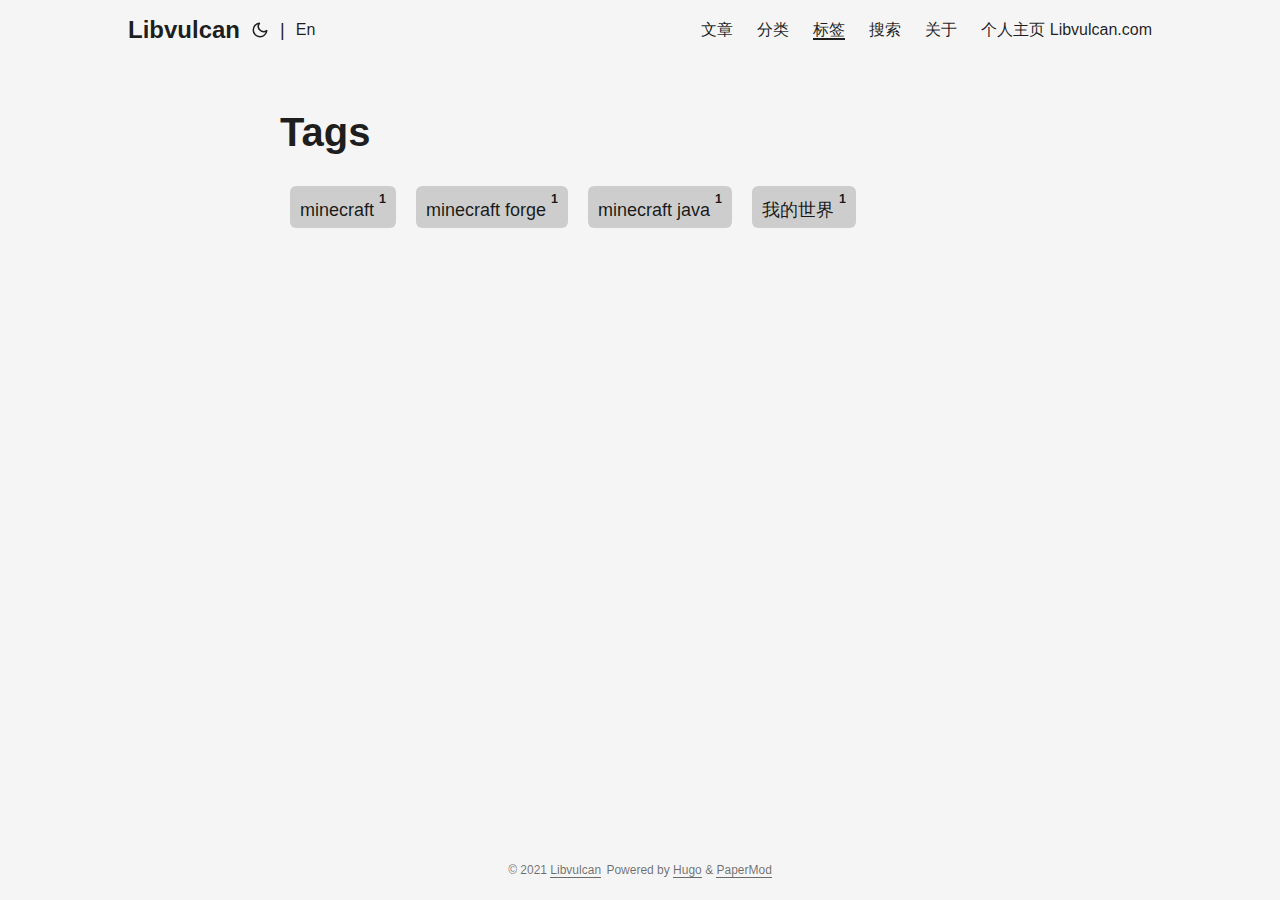
<file: tags/index.html>
<!doctype html><html lang=zh dir=auto><head><meta charset=utf-8><meta http-equiv=x-ua-compatible content="IE=edge"><meta name=viewport content="width=device-width,initial-scale=1,shrink-to-fit=no"><meta name=robots content="index, follow"><title>Tags | Libvulcan</title><meta name=keywords content><meta name=description content><meta name=author content="libvulcan"><link rel=canonical href=https://blog.libvulcan.com/tags/><link crossorigin=anonymous href=/assets/css/stylesheet.min.309a3942f890eb0930959205be1f692b2f0e85115a8b0190361a25a37e54fffa.css integrity="sha256-MJo5QviQ6wkwlZIFvh9pKy8OhRFaiwGQNholo35U//o=" rel="preload stylesheet" as=style><link rel=icon href=https://blog.libvulcan.com/images/logo.png><link rel=icon type=image/png sizes=16x16 href=https://blog.libvulcan.com/%3Clink%20/%20abs%20url%3E><link rel=icon type=image/png sizes=32x32 href=https://blog.libvulcan.com/%3Clink%20/%20abs%20url%3E><link rel=apple-touch-icon href=https://blog.libvulcan.com/%3Clink%20/%20abs%20url%3E><link rel=mask-icon href=https://blog.libvulcan.com/%3Clink%20/%20abs%20url%3E><meta name=theme-color content="#2e2e33"><meta name=msapplication-TileColor content="#2e2e33"><meta name=generator content="Hugo 0.82.0"><link rel=alternate type=application/rss+xml href=https://blog.libvulcan.com/tags/index.xml><link rel=alternate hreflang=zh href=https://blog.libvulcan.com/tags/><link rel=alternate hreflang=en href=https://blog.libvulcan.com/en/tags/><meta property="og:title" content="Tags"><meta property="og:description" content><meta property="og:type" content="website"><meta property="og:url" content="https://blog.libvulcan.com/tags/"><meta name=twitter:card content="summary"><meta name=twitter:title content="Tags"><meta name=twitter:description content></head><body class=list id=top><script>localStorage.getItem("pref-theme")==="dark"?document.body.classList.add('dark'):localStorage.getItem("pref-theme")==="light"?document.body.classList.remove('dark'):window.matchMedia('(prefers-color-scheme: dark)').matches&&document.body.classList.add('dark')</script><noscript><style type=text/css>#theme-toggle,.top-link{display:none}</style><style>@media(prefers-color-scheme:dark){:root{--theme:#1d1e20;--entry:#2e2e33;--primary:rgba(255, 255, 255, 0.84);--secondary:rgba(255, 255, 255, 0.56);--tertiary:rgba(255, 255, 255, 0.16);--content:rgba(255, 255, 255, 0.74);--hljs-bg:#2e2e33;--code-bg:#37383e;--border:#333}.list{background:var(--theme)}.list:not(.dark)::-webkit-scrollbar-track{background:0 0}.list:not(.dark)::-webkit-scrollbar-thumb{border-color:var(--theme)}}</style></noscript><header class=header><nav class=nav><div class=logo><a href=https://blog.libvulcan.com/ accesskey=h title="Libvulcan (Alt + H)">Libvulcan</a>
<span class=logo-switches><button id=theme-toggle accesskey=t title="(Alt + T)"><svg id="moon" xmlns="http://www.w3.org/2000/svg" width="24" height="24" viewBox="0 0 24 24" fill="none" stroke="currentcolor" stroke-width="2" stroke-linecap="round" stroke-linejoin="round"><path d="M21 12.79A9 9 0 1111.21 3 7 7 0 0021 12.79z"/></svg><svg id="sun" xmlns="http://www.w3.org/2000/svg" width="24" height="24" viewBox="0 0 24 24" fill="none" stroke="currentcolor" stroke-width="2" stroke-linecap="round" stroke-linejoin="round"><circle cx="12" cy="12" r="5"/><line x1="12" y1="1" x2="12" y2="3"/><line x1="12" y1="21" x2="12" y2="23"/><line x1="4.22" y1="4.22" x2="5.64" y2="5.64"/><line x1="18.36" y1="18.36" x2="19.78" y2="19.78"/><line x1="1" y1="12" x2="3" y2="12"/><line x1="21" y1="12" x2="23" y2="12"/><line x1="4.22" y1="19.78" x2="5.64" y2="18.36"/><line x1="18.36" y1="5.64" x2="19.78" y2="4.22"/></svg></button><ul class=lang-switch><li>|</li><li><a href=https://blog.libvulcan.com/en/ title=English aria-label=English>En</a></li></ul></span></div><ul id=menu><li><a href=https://blog.libvulcan.com/archives title=文章><span>文章</span></a></li><li><a href=https://blog.libvulcan.com/categories title=分类><span>分类</span></a></li><li><a href=https://blog.libvulcan.com/tags title=标签><span class=active>标签</span></a></li><li><a href=https://blog.libvulcan.com/search title="搜索 (Alt + /)" accesskey=/><span>搜索</span></a></li><li><a href=https://blog.libvulcan.com/about title=关于><span>关于</span></a></li><li><a href=https://blog.libvulcan.com/home/ title="个人主页 Libvulcan.com"><span>个人主页 Libvulcan.com</span></a></li></ul></nav></header><main class=main><header class=page-header><h1>Tags</h1></header><ul class=terms-tags><li><a href=https://blog.libvulcan.com/tags/minecraft/>minecraft <sup><strong><sup>1</sup></strong></sup></a></li><li><a href=https://blog.libvulcan.com/tags/minecraft-forge/>minecraft forge <sup><strong><sup>1</sup></strong></sup></a></li><li><a href=https://blog.libvulcan.com/tags/minecraft-java/>minecraft java <sup><strong><sup>1</sup></strong></sup></a></li><li><a href=https://blog.libvulcan.com/tags/%E6%88%91%E7%9A%84%E4%B8%96%E7%95%8C/>我的世界 <sup><strong><sup>1</sup></strong></sup></a></li></ul></main><footer class=footer><span>&copy; 2021 <a href=https://blog.libvulcan.com/>Libvulcan</a></span>
<span>Powered by
<a href=https://gohugo.io/ rel="noopener noreferrer" target=_blank>Hugo</a> &
        <a href=https://git.io/hugopapermod rel=noopener target=_blank>PaperMod</a></span></footer><a href=#top aria-label="go to top" title="Go to Top (Alt + G)"><button class=top-link id=top-link type=button accesskey=g><svg xmlns="http://www.w3.org/2000/svg" viewBox="0 0 12 6" fill="currentcolor"><path d="M12 6H0l6-6z"/></svg></button></a>
<script>let menu=document.getElementById('menu');menu.scrollLeft=localStorage.getItem("menu-scroll-position"),menu.onscroll=function(){localStorage.setItem("menu-scroll-position",menu.scrollLeft)},document.querySelectorAll('a[href^="#"]').forEach(a=>{a.addEventListener("click",function(b){b.preventDefault();var a=this.getAttribute("href").substr(1);window.matchMedia('(prefers-reduced-motion: reduce)').matches?document.querySelector(`[id='${decodeURIComponent(a)}']`).scrollIntoView():document.querySelector(`[id='${decodeURIComponent(a)}']`).scrollIntoView({behavior:"smooth"}),a==="top"?history.replaceState(null,null," "):history.pushState(null,null,`#${a}`)})})</script><script>var mybutton=document.getElementById("top-link");window.onscroll=function(){document.body.scrollTop>800||document.documentElement.scrollTop>800?(mybutton.style.visibility="visible",mybutton.style.opacity="1"):(mybutton.style.visibility="hidden",mybutton.style.opacity="0")}</script><script>document.getElementById("theme-toggle").addEventListener("click",()=>{document.body.className.includes("dark")?(document.body.classList.remove('dark'),localStorage.setItem("pref-theme",'light')):(document.body.classList.add('dark'),localStorage.setItem("pref-theme",'dark'))})</script></body></html>
</file>
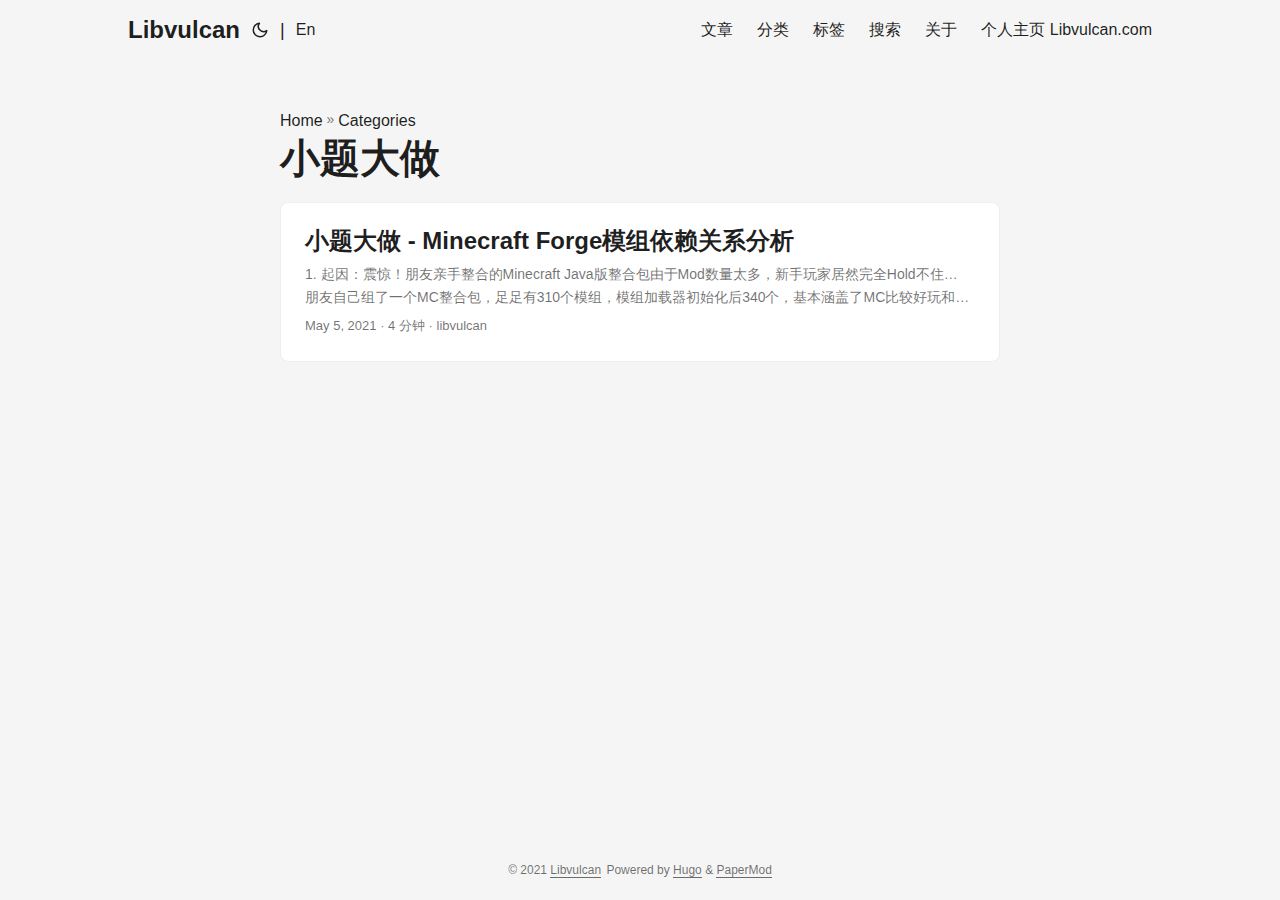
<file: categories/小题大做/index.html>
<!doctype html><html lang=zh dir=auto><head><meta charset=utf-8><meta http-equiv=x-ua-compatible content="IE=edge"><meta name=viewport content="width=device-width,initial-scale=1,shrink-to-fit=no"><meta name=robots content="index, follow"><title>小题大做 | Libvulcan</title><meta name=keywords content><meta name=description content><meta name=author content="libvulcan"><link rel=canonical href=https://blog.libvulcan.com/categories/%E5%B0%8F%E9%A2%98%E5%A4%A7%E5%81%9A/><link crossorigin=anonymous href=/assets/css/stylesheet.min.309a3942f890eb0930959205be1f692b2f0e85115a8b0190361a25a37e54fffa.css integrity="sha256-MJo5QviQ6wkwlZIFvh9pKy8OhRFaiwGQNholo35U//o=" rel="preload stylesheet" as=style><link rel=icon href=https://blog.libvulcan.com/images/logo.png><link rel=icon type=image/png sizes=16x16 href=https://blog.libvulcan.com/%3Clink%20/%20abs%20url%3E><link rel=icon type=image/png sizes=32x32 href=https://blog.libvulcan.com/%3Clink%20/%20abs%20url%3E><link rel=apple-touch-icon href=https://blog.libvulcan.com/%3Clink%20/%20abs%20url%3E><link rel=mask-icon href=https://blog.libvulcan.com/%3Clink%20/%20abs%20url%3E><meta name=theme-color content="#2e2e33"><meta name=msapplication-TileColor content="#2e2e33"><meta name=generator content="Hugo 0.82.0"><link rel=alternate type=application/rss+xml href=https://blog.libvulcan.com/categories/%E5%B0%8F%E9%A2%98%E5%A4%A7%E5%81%9A/index.xml><link rel=alternate hreflang=zh href=https://blog.libvulcan.com/categories/%E5%B0%8F%E9%A2%98%E5%A4%A7%E5%81%9A/><meta property="og:title" content="小题大做"><meta property="og:description" content><meta property="og:type" content="website"><meta property="og:url" content="https://blog.libvulcan.com/categories/%E5%B0%8F%E9%A2%98%E5%A4%A7%E5%81%9A/"><meta name=twitter:card content="summary"><meta name=twitter:title content="小题大做"><meta name=twitter:description content></head><body class=list id=top><script>localStorage.getItem("pref-theme")==="dark"?document.body.classList.add('dark'):localStorage.getItem("pref-theme")==="light"?document.body.classList.remove('dark'):window.matchMedia('(prefers-color-scheme: dark)').matches&&document.body.classList.add('dark')</script><noscript><style type=text/css>#theme-toggle,.top-link{display:none}</style><style>@media(prefers-color-scheme:dark){:root{--theme:#1d1e20;--entry:#2e2e33;--primary:rgba(255, 255, 255, 0.84);--secondary:rgba(255, 255, 255, 0.56);--tertiary:rgba(255, 255, 255, 0.16);--content:rgba(255, 255, 255, 0.74);--hljs-bg:#2e2e33;--code-bg:#37383e;--border:#333}.list{background:var(--theme)}.list:not(.dark)::-webkit-scrollbar-track{background:0 0}.list:not(.dark)::-webkit-scrollbar-thumb{border-color:var(--theme)}}</style></noscript><header class=header><nav class=nav><div class=logo><a href=https://blog.libvulcan.com/ accesskey=h title="Libvulcan (Alt + H)">Libvulcan</a>
<span class=logo-switches><button id=theme-toggle accesskey=t title="(Alt + T)"><svg id="moon" xmlns="http://www.w3.org/2000/svg" width="24" height="24" viewBox="0 0 24 24" fill="none" stroke="currentcolor" stroke-width="2" stroke-linecap="round" stroke-linejoin="round"><path d="M21 12.79A9 9 0 1111.21 3 7 7 0 0021 12.79z"/></svg><svg id="sun" xmlns="http://www.w3.org/2000/svg" width="24" height="24" viewBox="0 0 24 24" fill="none" stroke="currentcolor" stroke-width="2" stroke-linecap="round" stroke-linejoin="round"><circle cx="12" cy="12" r="5"/><line x1="12" y1="1" x2="12" y2="3"/><line x1="12" y1="21" x2="12" y2="23"/><line x1="4.22" y1="4.22" x2="5.64" y2="5.64"/><line x1="18.36" y1="18.36" x2="19.78" y2="19.78"/><line x1="1" y1="12" x2="3" y2="12"/><line x1="21" y1="12" x2="23" y2="12"/><line x1="4.22" y1="19.78" x2="5.64" y2="18.36"/><line x1="18.36" y1="5.64" x2="19.78" y2="4.22"/></svg></button><ul class=lang-switch><li>|</li><li><a href=https://blog.libvulcan.com/en/ title=English aria-label=English>En</a></li></ul></span></div><ul id=menu><li><a href=https://blog.libvulcan.com/archives title=文章><span>文章</span></a></li><li><a href=https://blog.libvulcan.com/categories title=分类><span>分类</span></a></li><li><a href=https://blog.libvulcan.com/tags title=标签><span>标签</span></a></li><li><a href=https://blog.libvulcan.com/search title="搜索 (Alt + /)" accesskey=/><span>搜索</span></a></li><li><a href=https://blog.libvulcan.com/about title=关于><span>关于</span></a></li><li><a href=https://blog.libvulcan.com/home/ title="个人主页 Libvulcan.com"><span>个人主页 Libvulcan.com</span></a></li></ul></nav></header><main class=main><header class=page-header><div class=breadcrumbs><a href=https://blog.libvulcan.com/>Home</a>&nbsp;»&nbsp;<a href=https://blog.libvulcan.com/categories/>Categories</a></div><h1>小题大做</h1></header><article class="post-entry tag-entry"><header class=entry-header><h2>小题大做 - Minecraft Forge模组依赖关系分析</h2></header><section class=entry-content><p>1. 起因：震惊！朋友亲手整合的Minecraft Java版整合包由于Mod数量太多，新手玩家居然完全Hold不住… 朋友自己组了一个MC整合包，足足有310个模组，模组加载器初始化后340个，基本涵盖了MC比较好玩和经典的模组。经过测试，整合包能够正常地在windows和macOS上跑起来，我们前期打算边玩边测试，有问题再慢慢调。
玩MC肯定要联机，我们偷懒地直接通过内网穿透的方式进行远程联机，玩了几天后发现还是有些不方便，这种联机意味着作为服务器的一方要随时开着游戏才能保证另一方想玩的时候就玩，但是我们不想改变现状，耗费了约几秒钟提出了以下补偿方案：
主机方7✖️24小时开着自己电脑 其他玩家需要玩的时候主机方随时响应 使用类似坚果云的同步工具同步存档 … 经过研究，上述方案几乎全部拉垮
（废案）1. 主机方7✖️24小时开着自己电脑
注：7x24小时挖矿它不香吗？
（废案）2. 其他玩家需要玩的时候主机方随时响应
注：技术可以实现（远程触发WOL + 开机自启服务之类的操作），人工也可以实现（接到微信消息打开游戏），当事人不愿意体验下班oncall遂放弃。
（废案）3. 使用类似坚果云的同步工具同步存档
注：表面上看，方案可行，但暗藏个人存档数据覆盖本地存档的诸多问题，比如同步存档后你登录后可能是其他主机的角色，需要进一步研究server.dat文件，实际操作层面是在挖更多坑。
2. 稍微操作一下：直接将整合包迁移到Minecraft Forge Server不香吗？ 利用现有资源快速部署 整合包在本地大概需要至少4～6G左右内存，之前搞的一个4U8G云服务器跑一个Minecraft问题应该不大。
综上所述，直接在云服务器部署一个MC服务器反而最舒服，MC如何开服这种问题就不用细说了，各大搜索引擎大量这类内容。我部署了[minecraft forge 1.12.2 - 14.23.5.2855 + Minecraft Server1.12.2版本](Downloads for Minecraft Forge for Minecraft 1.12.2)
然后就是导入整合包的模组，再运行发现失败了，查看崩溃日志发现有一个Mod异常，通过检索资料了解到，该mod只需要在客户端安装就行，所以我移除了该Mod，然而继续运行仍然崩溃。
cp -r /your/pkg/.minecraft/mods /your/path/mods 再仔细查看日志，找到当中建议移除的40多个“可能引起异常”Mod，二话不说直接把提及的Mod都移除了，不过结果并不美满，forge server依旧直接崩溃了。...</p></section><footer class=entry-footer>May 5, 2021&nbsp;·&nbsp;4 分钟&nbsp;·&nbsp;libvulcan</footer><a class=entry-link aria-label="post link to 小题大做 - Minecraft Forge模组依赖关系分析" href=https://blog.libvulcan.com/posts/%E7%BA%AF%E6%8A%98%E8%85%BE-minecraft-forge%E6%A8%A1%E7%BB%84%E4%BE%9D%E8%B5%96%E5%85%B3%E7%B3%BB%E5%88%86%E6%9E%90/></a></article></main><footer class=footer><span>&copy; 2021 <a href=https://blog.libvulcan.com/>Libvulcan</a></span>
<span>Powered by
<a href=https://gohugo.io/ rel="noopener noreferrer" target=_blank>Hugo</a> &
        <a href=https://git.io/hugopapermod rel=noopener target=_blank>PaperMod</a></span></footer><a href=#top aria-label="go to top" title="Go to Top (Alt + G)"><button class=top-link id=top-link type=button accesskey=g><svg xmlns="http://www.w3.org/2000/svg" viewBox="0 0 12 6" fill="currentcolor"><path d="M12 6H0l6-6z"/></svg></button></a>
<script>let menu=document.getElementById('menu');menu.scrollLeft=localStorage.getItem("menu-scroll-position"),menu.onscroll=function(){localStorage.setItem("menu-scroll-position",menu.scrollLeft)},document.querySelectorAll('a[href^="#"]').forEach(a=>{a.addEventListener("click",function(b){b.preventDefault();var a=this.getAttribute("href").substr(1);window.matchMedia('(prefers-reduced-motion: reduce)').matches?document.querySelector(`[id='${decodeURIComponent(a)}']`).scrollIntoView():document.querySelector(`[id='${decodeURIComponent(a)}']`).scrollIntoView({behavior:"smooth"}),a==="top"?history.replaceState(null,null," "):history.pushState(null,null,`#${a}`)})})</script><script>var mybutton=document.getElementById("top-link");window.onscroll=function(){document.body.scrollTop>800||document.documentElement.scrollTop>800?(mybutton.style.visibility="visible",mybutton.style.opacity="1"):(mybutton.style.visibility="hidden",mybutton.style.opacity="0")}</script><script>document.getElementById("theme-toggle").addEventListener("click",()=>{document.body.className.includes("dark")?(document.body.classList.remove('dark'),localStorage.setItem("pref-theme",'light')):(document.body.classList.add('dark'),localStorage.setItem("pref-theme",'dark'))})</script></body></html>
</file>
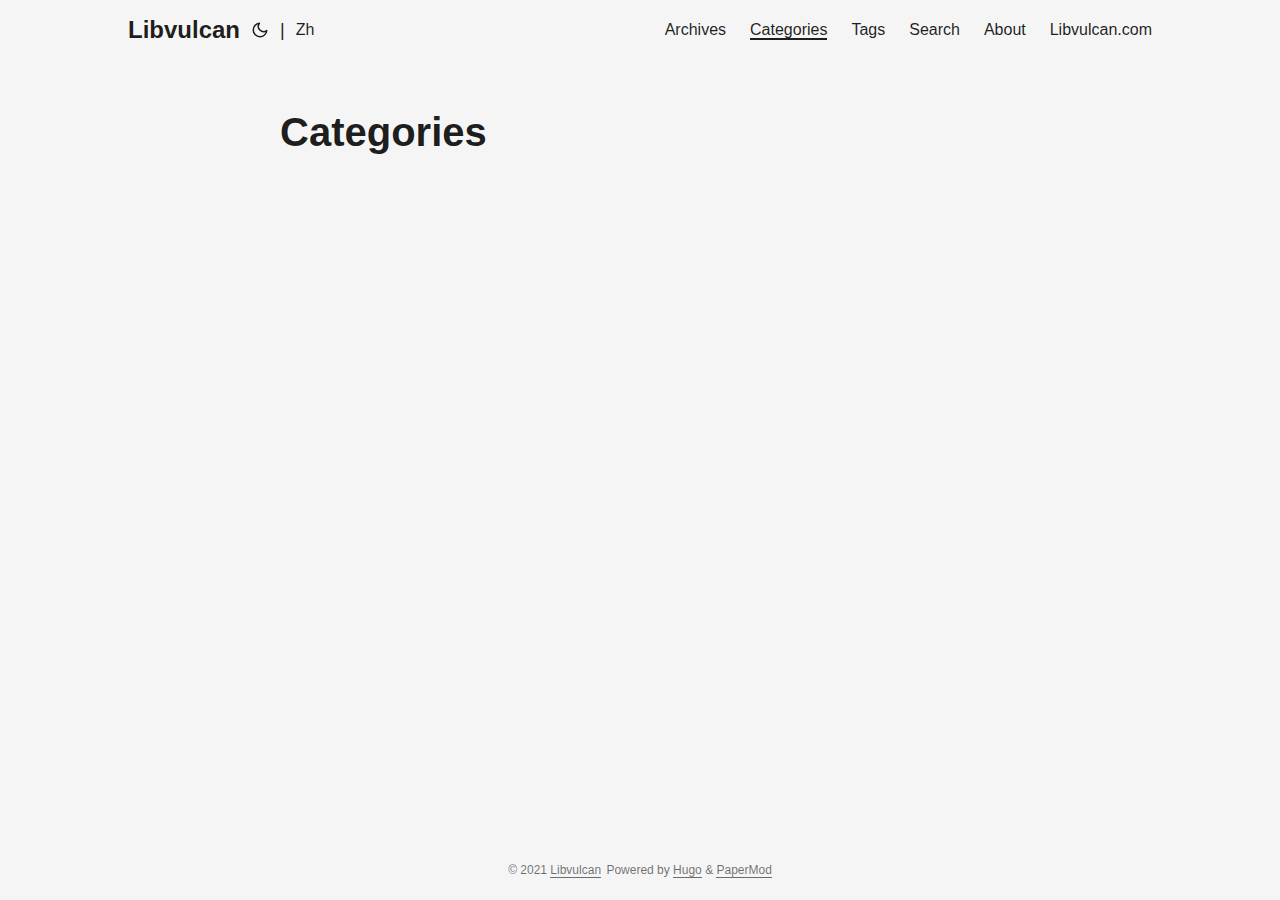
<file: en/categories/index.html>
<!doctype html><html lang=en dir=auto><head><meta charset=utf-8><meta http-equiv=x-ua-compatible content="IE=edge"><meta name=viewport content="width=device-width,initial-scale=1,shrink-to-fit=no"><meta name=robots content="index, follow"><title>Categories | Libvulcan</title><meta name=keywords content><meta name=description content><meta name=author content="libvulcan"><link rel=canonical href=https://blog.libvulcan.com/en/categories/><link crossorigin=anonymous href=/assets/css/stylesheet.min.309a3942f890eb0930959205be1f692b2f0e85115a8b0190361a25a37e54fffa.css integrity="sha256-MJo5QviQ6wkwlZIFvh9pKy8OhRFaiwGQNholo35U//o=" rel="preload stylesheet" as=style><link rel=icon href=https://blog.libvulcan.com/images/logo.png><link rel=icon type=image/png sizes=16x16 href=https://blog.libvulcan.com/%3Clink%20/%20abs%20url%3E><link rel=icon type=image/png sizes=32x32 href=https://blog.libvulcan.com/%3Clink%20/%20abs%20url%3E><link rel=apple-touch-icon href=https://blog.libvulcan.com/%3Clink%20/%20abs%20url%3E><link rel=mask-icon href=https://blog.libvulcan.com/%3Clink%20/%20abs%20url%3E><meta name=theme-color content="#2e2e33"><meta name=msapplication-TileColor content="#2e2e33"><meta name=generator content="Hugo 0.82.0"><link rel=alternate type=application/rss+xml href=https://blog.libvulcan.com/en/categories/index.xml><link rel=alternate hreflang=zh href=https://blog.libvulcan.com/categories/><link rel=alternate hreflang=en href=https://blog.libvulcan.com/en/categories/><meta property="og:title" content="Categories"><meta property="og:description" content><meta property="og:type" content="website"><meta property="og:url" content="https://blog.libvulcan.com/en/categories/"><meta name=twitter:card content="summary"><meta name=twitter:title content="Categories"><meta name=twitter:description content></head><body class=list id=top><script>localStorage.getItem("pref-theme")==="dark"?document.body.classList.add('dark'):localStorage.getItem("pref-theme")==="light"?document.body.classList.remove('dark'):window.matchMedia('(prefers-color-scheme: dark)').matches&&document.body.classList.add('dark')</script><noscript><style type=text/css>#theme-toggle,.top-link{display:none}</style><style>@media(prefers-color-scheme:dark){:root{--theme:#1d1e20;--entry:#2e2e33;--primary:rgba(255, 255, 255, 0.84);--secondary:rgba(255, 255, 255, 0.56);--tertiary:rgba(255, 255, 255, 0.16);--content:rgba(255, 255, 255, 0.74);--hljs-bg:#2e2e33;--code-bg:#37383e;--border:#333}.list{background:var(--theme)}.list:not(.dark)::-webkit-scrollbar-track{background:0 0}.list:not(.dark)::-webkit-scrollbar-thumb{border-color:var(--theme)}}</style></noscript><header class=header><nav class=nav><div class=logo><a href=https://blog.libvulcan.com/en/ accesskey=h title="Libvulcan (Alt + H)">Libvulcan</a>
<span class=logo-switches><button id=theme-toggle accesskey=t title="(Alt + T)"><svg id="moon" xmlns="http://www.w3.org/2000/svg" width="24" height="24" viewBox="0 0 24 24" fill="none" stroke="currentcolor" stroke-width="2" stroke-linecap="round" stroke-linejoin="round"><path d="M21 12.79A9 9 0 1111.21 3 7 7 0 0021 12.79z"/></svg><svg id="sun" xmlns="http://www.w3.org/2000/svg" width="24" height="24" viewBox="0 0 24 24" fill="none" stroke="currentcolor" stroke-width="2" stroke-linecap="round" stroke-linejoin="round"><circle cx="12" cy="12" r="5"/><line x1="12" y1="1" x2="12" y2="3"/><line x1="12" y1="21" x2="12" y2="23"/><line x1="4.22" y1="4.22" x2="5.64" y2="5.64"/><line x1="18.36" y1="18.36" x2="19.78" y2="19.78"/><line x1="1" y1="12" x2="3" y2="12"/><line x1="21" y1="12" x2="23" y2="12"/><line x1="4.22" y1="19.78" x2="5.64" y2="18.36"/><line x1="18.36" y1="5.64" x2="19.78" y2="4.22"/></svg></button><ul class=lang-switch><li>|</li><li><a href=https://blog.libvulcan.com/ title=Chinese aria-label=Chinese>Zh</a></li></ul></span></div><ul id=menu><li><a href=https://blog.libvulcan.com/en/archives title=Archives><span>Archives</span></a></li><li><a href=https://blog.libvulcan.com/en/categories title=Categories><span class=active>Categories</span></a></li><li><a href=https://blog.libvulcan.com/en/tags title=Tags><span>Tags</span></a></li><li><a href=https://blog.libvulcan.com/en/search title=Search><span>Search</span></a></li><li><a href=https://blog.libvulcan.com/en/about title=About><span>About</span></a></li><li><a href=https://libvulcan.com title=Libvulcan.com><span>Libvulcan.com</span></a></li></ul></nav></header><main class=main><header class=page-header><h1>Categories</h1></header><ul class=terms-tags></ul></main><footer class=footer><span>&copy; 2021 <a href=https://blog.libvulcan.com/en/>Libvulcan</a></span>
<span>Powered by
<a href=https://gohugo.io/ rel="noopener noreferrer" target=_blank>Hugo</a> &
        <a href=https://git.io/hugopapermod rel=noopener target=_blank>PaperMod</a></span></footer><a href=#top aria-label="go to top" title="Go to Top (Alt + G)"><button class=top-link id=top-link type=button accesskey=g><svg xmlns="http://www.w3.org/2000/svg" viewBox="0 0 12 6" fill="currentcolor"><path d="M12 6H0l6-6z"/></svg></button></a>
<script>let menu=document.getElementById('menu');menu.scrollLeft=localStorage.getItem("menu-scroll-position"),menu.onscroll=function(){localStorage.setItem("menu-scroll-position",menu.scrollLeft)},document.querySelectorAll('a[href^="#"]').forEach(a=>{a.addEventListener("click",function(b){b.preventDefault();var a=this.getAttribute("href").substr(1);window.matchMedia('(prefers-reduced-motion: reduce)').matches?document.querySelector(`[id='${decodeURIComponent(a)}']`).scrollIntoView():document.querySelector(`[id='${decodeURIComponent(a)}']`).scrollIntoView({behavior:"smooth"}),a==="top"?history.replaceState(null,null," "):history.pushState(null,null,`#${a}`)})})</script><script>var mybutton=document.getElementById("top-link");window.onscroll=function(){document.body.scrollTop>800||document.documentElement.scrollTop>800?(mybutton.style.visibility="visible",mybutton.style.opacity="1"):(mybutton.style.visibility="hidden",mybutton.style.opacity="0")}</script><script>document.getElementById("theme-toggle").addEventListener("click",()=>{document.body.className.includes("dark")?(document.body.classList.remove('dark'),localStorage.setItem("pref-theme",'light')):(document.body.classList.add('dark'),localStorage.setItem("pref-theme",'dark'))})</script></body></html>
</file>
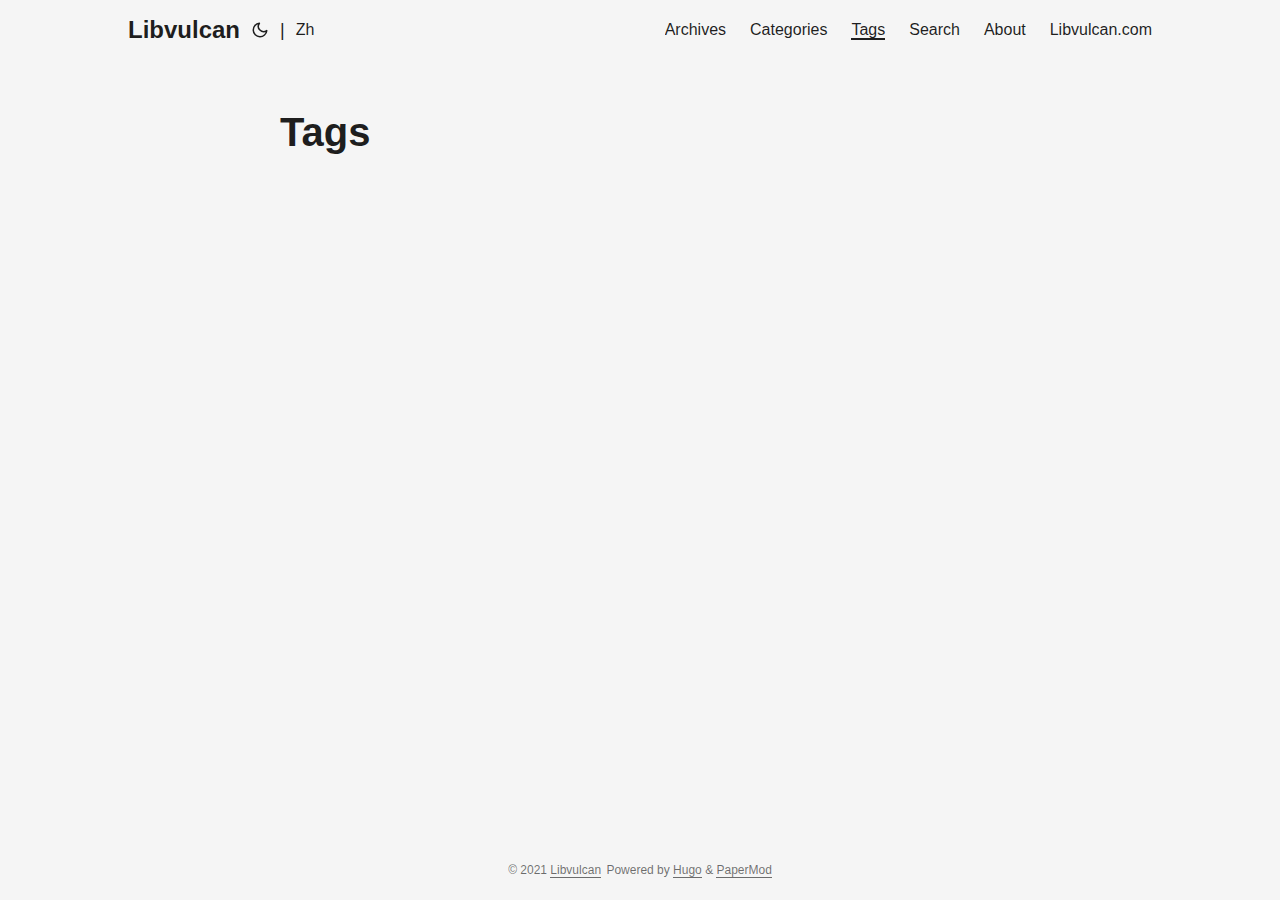
<file: en/tags/index.html>
<!doctype html><html lang=en dir=auto><head><meta charset=utf-8><meta http-equiv=x-ua-compatible content="IE=edge"><meta name=viewport content="width=device-width,initial-scale=1,shrink-to-fit=no"><meta name=robots content="index, follow"><title>Tags | Libvulcan</title><meta name=keywords content><meta name=description content><meta name=author content="libvulcan"><link rel=canonical href=https://blog.libvulcan.com/en/tags/><link crossorigin=anonymous href=/assets/css/stylesheet.min.309a3942f890eb0930959205be1f692b2f0e85115a8b0190361a25a37e54fffa.css integrity="sha256-MJo5QviQ6wkwlZIFvh9pKy8OhRFaiwGQNholo35U//o=" rel="preload stylesheet" as=style><link rel=icon href=https://blog.libvulcan.com/images/logo.png><link rel=icon type=image/png sizes=16x16 href=https://blog.libvulcan.com/%3Clink%20/%20abs%20url%3E><link rel=icon type=image/png sizes=32x32 href=https://blog.libvulcan.com/%3Clink%20/%20abs%20url%3E><link rel=apple-touch-icon href=https://blog.libvulcan.com/%3Clink%20/%20abs%20url%3E><link rel=mask-icon href=https://blog.libvulcan.com/%3Clink%20/%20abs%20url%3E><meta name=theme-color content="#2e2e33"><meta name=msapplication-TileColor content="#2e2e33"><meta name=generator content="Hugo 0.82.0"><link rel=alternate type=application/rss+xml href=https://blog.libvulcan.com/en/tags/index.xml><link rel=alternate hreflang=zh href=https://blog.libvulcan.com/tags/><link rel=alternate hreflang=en href=https://blog.libvulcan.com/en/tags/><meta property="og:title" content="Tags"><meta property="og:description" content><meta property="og:type" content="website"><meta property="og:url" content="https://blog.libvulcan.com/en/tags/"><meta name=twitter:card content="summary"><meta name=twitter:title content="Tags"><meta name=twitter:description content></head><body class=list id=top><script>localStorage.getItem("pref-theme")==="dark"?document.body.classList.add('dark'):localStorage.getItem("pref-theme")==="light"?document.body.classList.remove('dark'):window.matchMedia('(prefers-color-scheme: dark)').matches&&document.body.classList.add('dark')</script><noscript><style type=text/css>#theme-toggle,.top-link{display:none}</style><style>@media(prefers-color-scheme:dark){:root{--theme:#1d1e20;--entry:#2e2e33;--primary:rgba(255, 255, 255, 0.84);--secondary:rgba(255, 255, 255, 0.56);--tertiary:rgba(255, 255, 255, 0.16);--content:rgba(255, 255, 255, 0.74);--hljs-bg:#2e2e33;--code-bg:#37383e;--border:#333}.list{background:var(--theme)}.list:not(.dark)::-webkit-scrollbar-track{background:0 0}.list:not(.dark)::-webkit-scrollbar-thumb{border-color:var(--theme)}}</style></noscript><header class=header><nav class=nav><div class=logo><a href=https://blog.libvulcan.com/en/ accesskey=h title="Libvulcan (Alt + H)">Libvulcan</a>
<span class=logo-switches><button id=theme-toggle accesskey=t title="(Alt + T)"><svg id="moon" xmlns="http://www.w3.org/2000/svg" width="24" height="24" viewBox="0 0 24 24" fill="none" stroke="currentcolor" stroke-width="2" stroke-linecap="round" stroke-linejoin="round"><path d="M21 12.79A9 9 0 1111.21 3 7 7 0 0021 12.79z"/></svg><svg id="sun" xmlns="http://www.w3.org/2000/svg" width="24" height="24" viewBox="0 0 24 24" fill="none" stroke="currentcolor" stroke-width="2" stroke-linecap="round" stroke-linejoin="round"><circle cx="12" cy="12" r="5"/><line x1="12" y1="1" x2="12" y2="3"/><line x1="12" y1="21" x2="12" y2="23"/><line x1="4.22" y1="4.22" x2="5.64" y2="5.64"/><line x1="18.36" y1="18.36" x2="19.78" y2="19.78"/><line x1="1" y1="12" x2="3" y2="12"/><line x1="21" y1="12" x2="23" y2="12"/><line x1="4.22" y1="19.78" x2="5.64" y2="18.36"/><line x1="18.36" y1="5.64" x2="19.78" y2="4.22"/></svg></button><ul class=lang-switch><li>|</li><li><a href=https://blog.libvulcan.com/ title=Chinese aria-label=Chinese>Zh</a></li></ul></span></div><ul id=menu><li><a href=https://blog.libvulcan.com/en/archives title=Archives><span>Archives</span></a></li><li><a href=https://blog.libvulcan.com/en/categories title=Categories><span>Categories</span></a></li><li><a href=https://blog.libvulcan.com/en/tags title=Tags><span class=active>Tags</span></a></li><li><a href=https://blog.libvulcan.com/en/search title=Search><span>Search</span></a></li><li><a href=https://blog.libvulcan.com/en/about title=About><span>About</span></a></li><li><a href=https://libvulcan.com title=Libvulcan.com><span>Libvulcan.com</span></a></li></ul></nav></header><main class=main><header class=page-header><h1>Tags</h1></header><ul class=terms-tags></ul></main><footer class=footer><span>&copy; 2021 <a href=https://blog.libvulcan.com/en/>Libvulcan</a></span>
<span>Powered by
<a href=https://gohugo.io/ rel="noopener noreferrer" target=_blank>Hugo</a> &
        <a href=https://git.io/hugopapermod rel=noopener target=_blank>PaperMod</a></span></footer><a href=#top aria-label="go to top" title="Go to Top (Alt + G)"><button class=top-link id=top-link type=button accesskey=g><svg xmlns="http://www.w3.org/2000/svg" viewBox="0 0 12 6" fill="currentcolor"><path d="M12 6H0l6-6z"/></svg></button></a>
<script>let menu=document.getElementById('menu');menu.scrollLeft=localStorage.getItem("menu-scroll-position"),menu.onscroll=function(){localStorage.setItem("menu-scroll-position",menu.scrollLeft)},document.querySelectorAll('a[href^="#"]').forEach(a=>{a.addEventListener("click",function(b){b.preventDefault();var a=this.getAttribute("href").substr(1);window.matchMedia('(prefers-reduced-motion: reduce)').matches?document.querySelector(`[id='${decodeURIComponent(a)}']`).scrollIntoView():document.querySelector(`[id='${decodeURIComponent(a)}']`).scrollIntoView({behavior:"smooth"}),a==="top"?history.replaceState(null,null," "):history.pushState(null,null,`#${a}`)})})</script><script>var mybutton=document.getElementById("top-link");window.onscroll=function(){document.body.scrollTop>800||document.documentElement.scrollTop>800?(mybutton.style.visibility="visible",mybutton.style.opacity="1"):(mybutton.style.visibility="hidden",mybutton.style.opacity="0")}</script><script>document.getElementById("theme-toggle").addEventListener("click",()=>{document.body.className.includes("dark")?(document.body.classList.remove('dark'),localStorage.setItem("pref-theme",'light')):(document.body.classList.add('dark'),localStorage.setItem("pref-theme",'dark'))})</script></body></html>
</file>
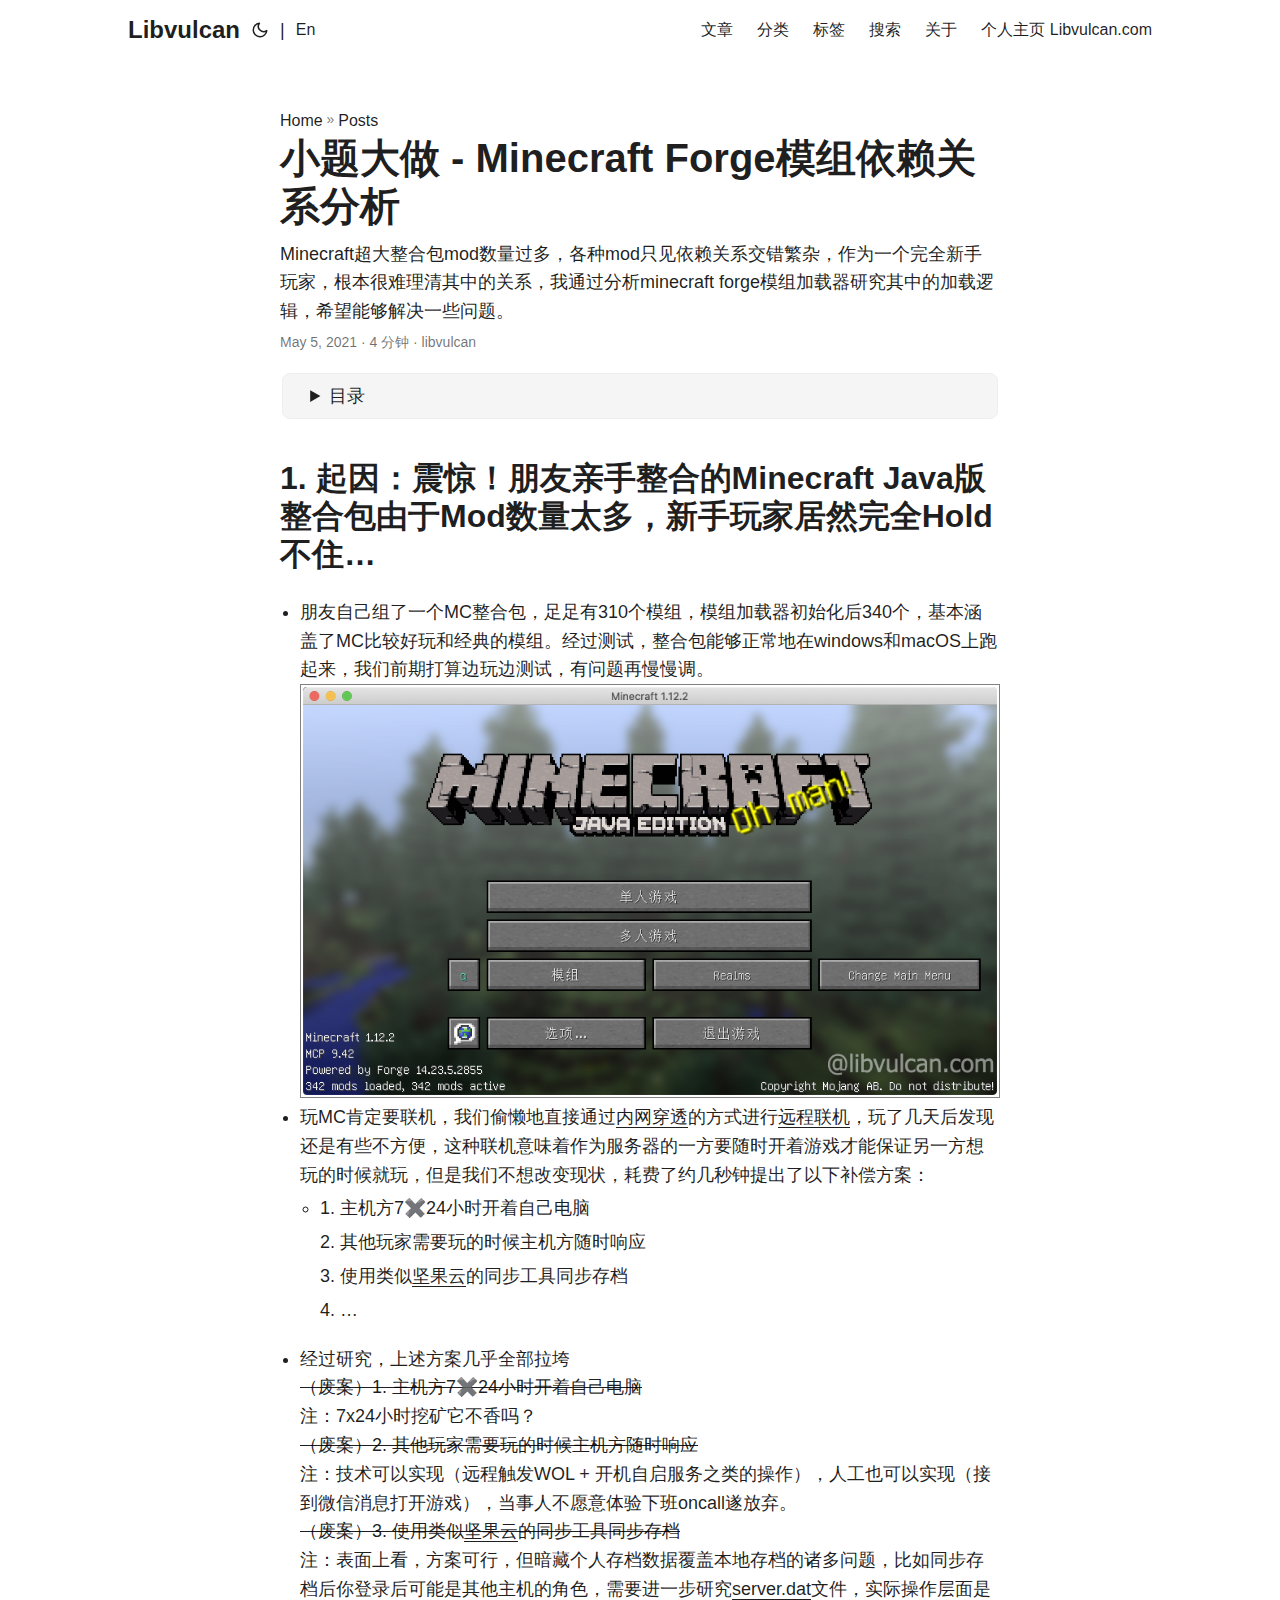
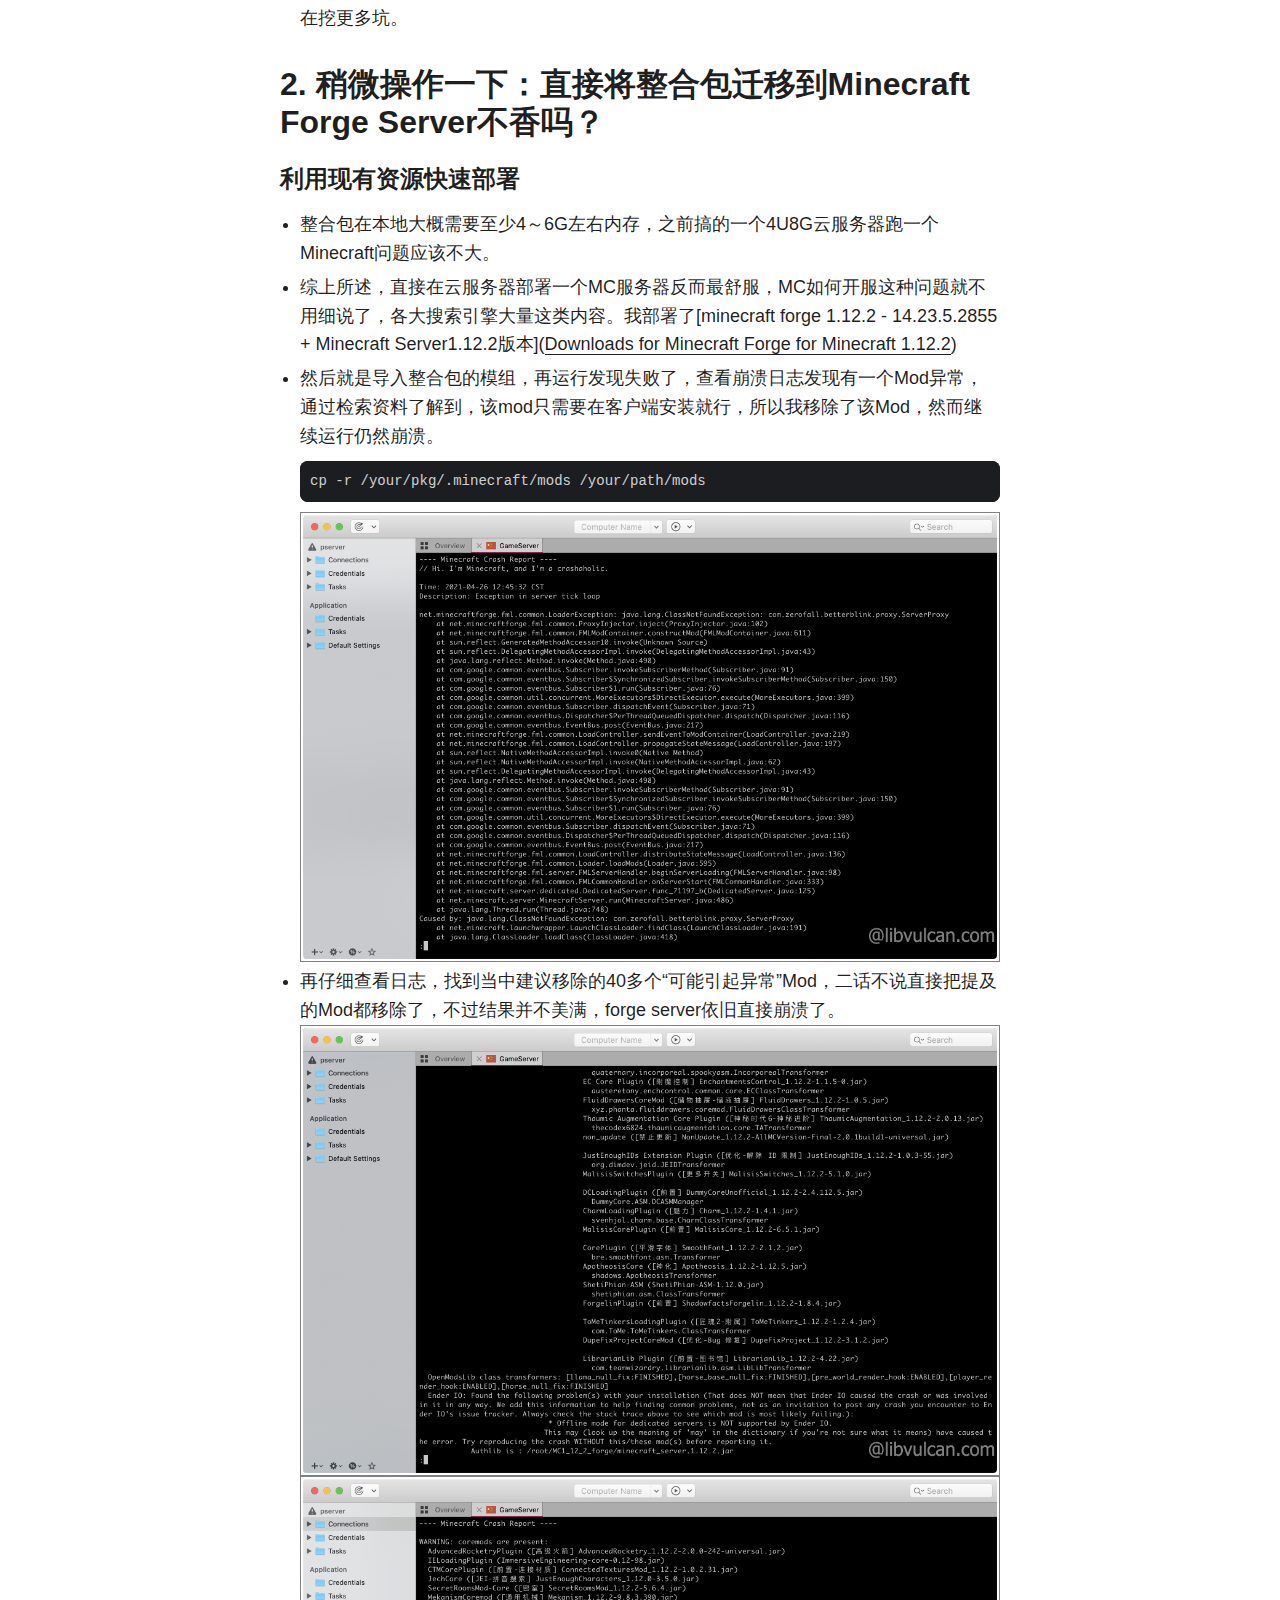
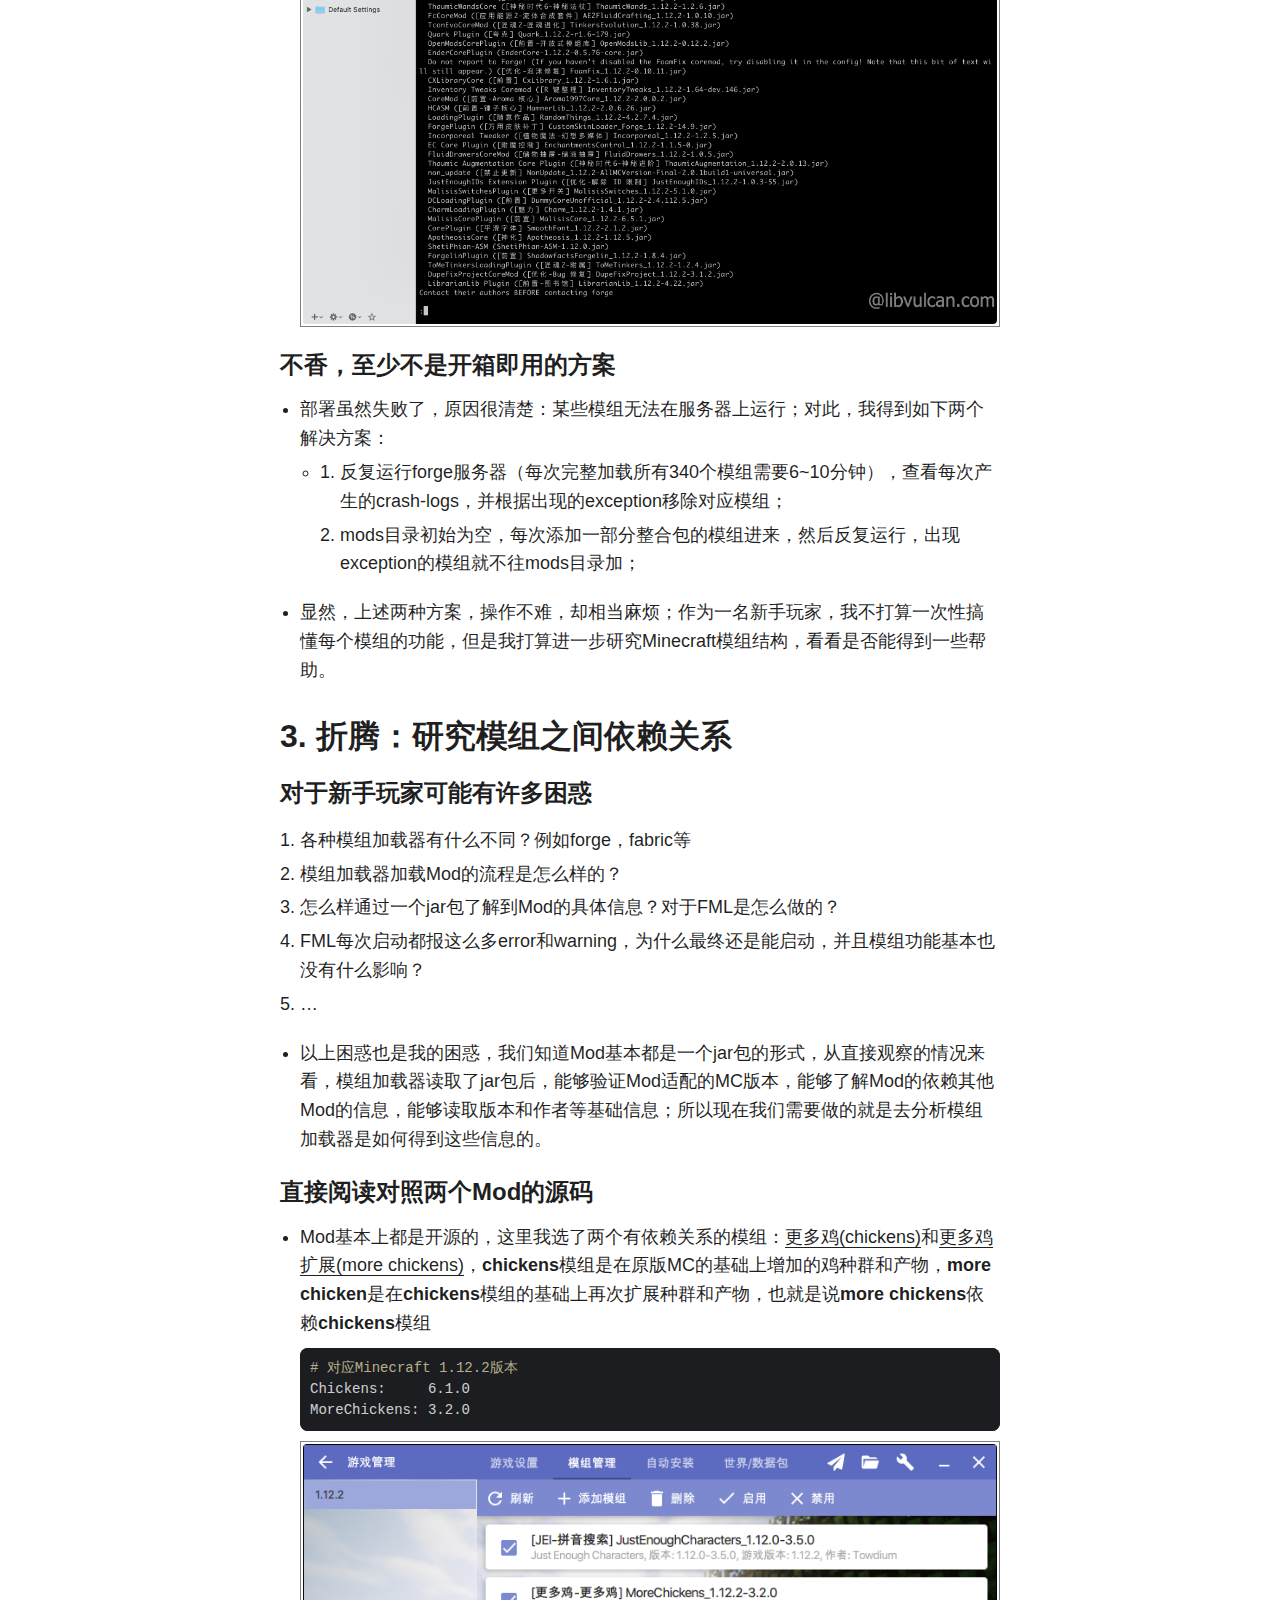
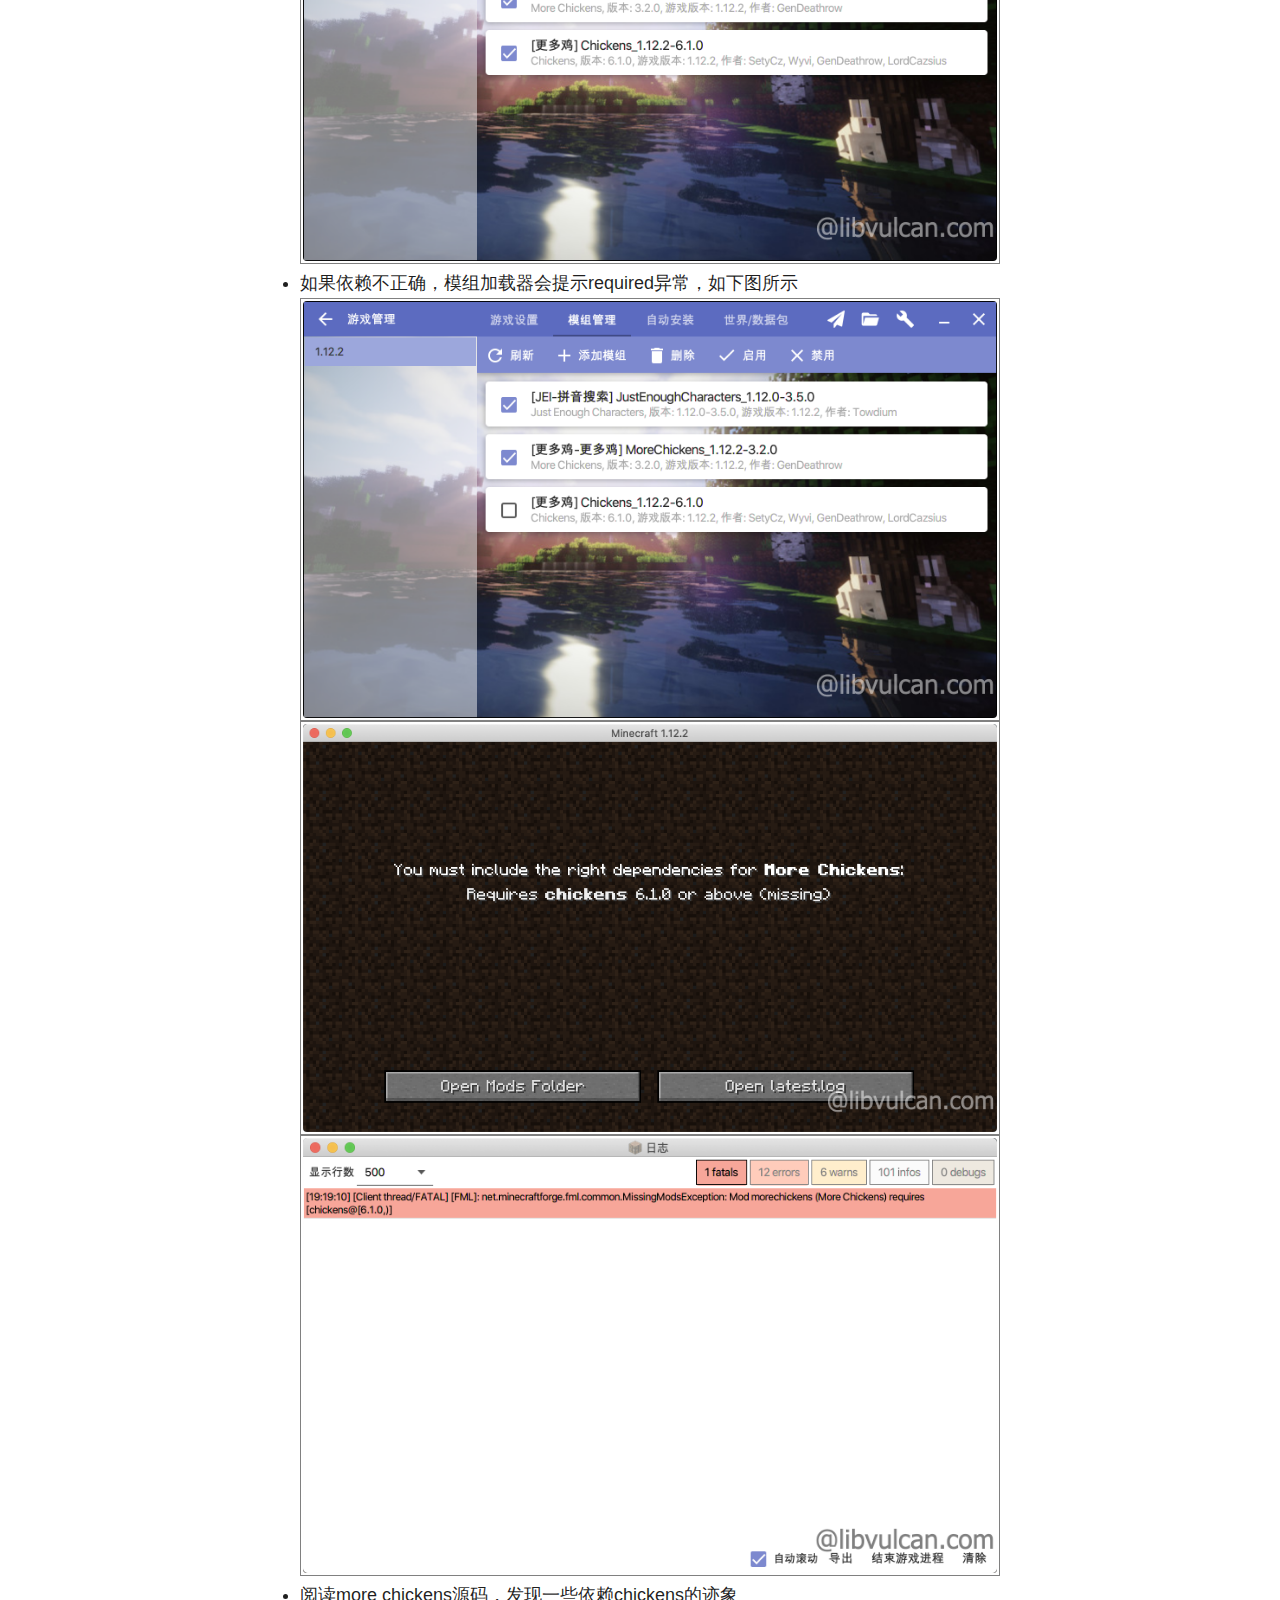
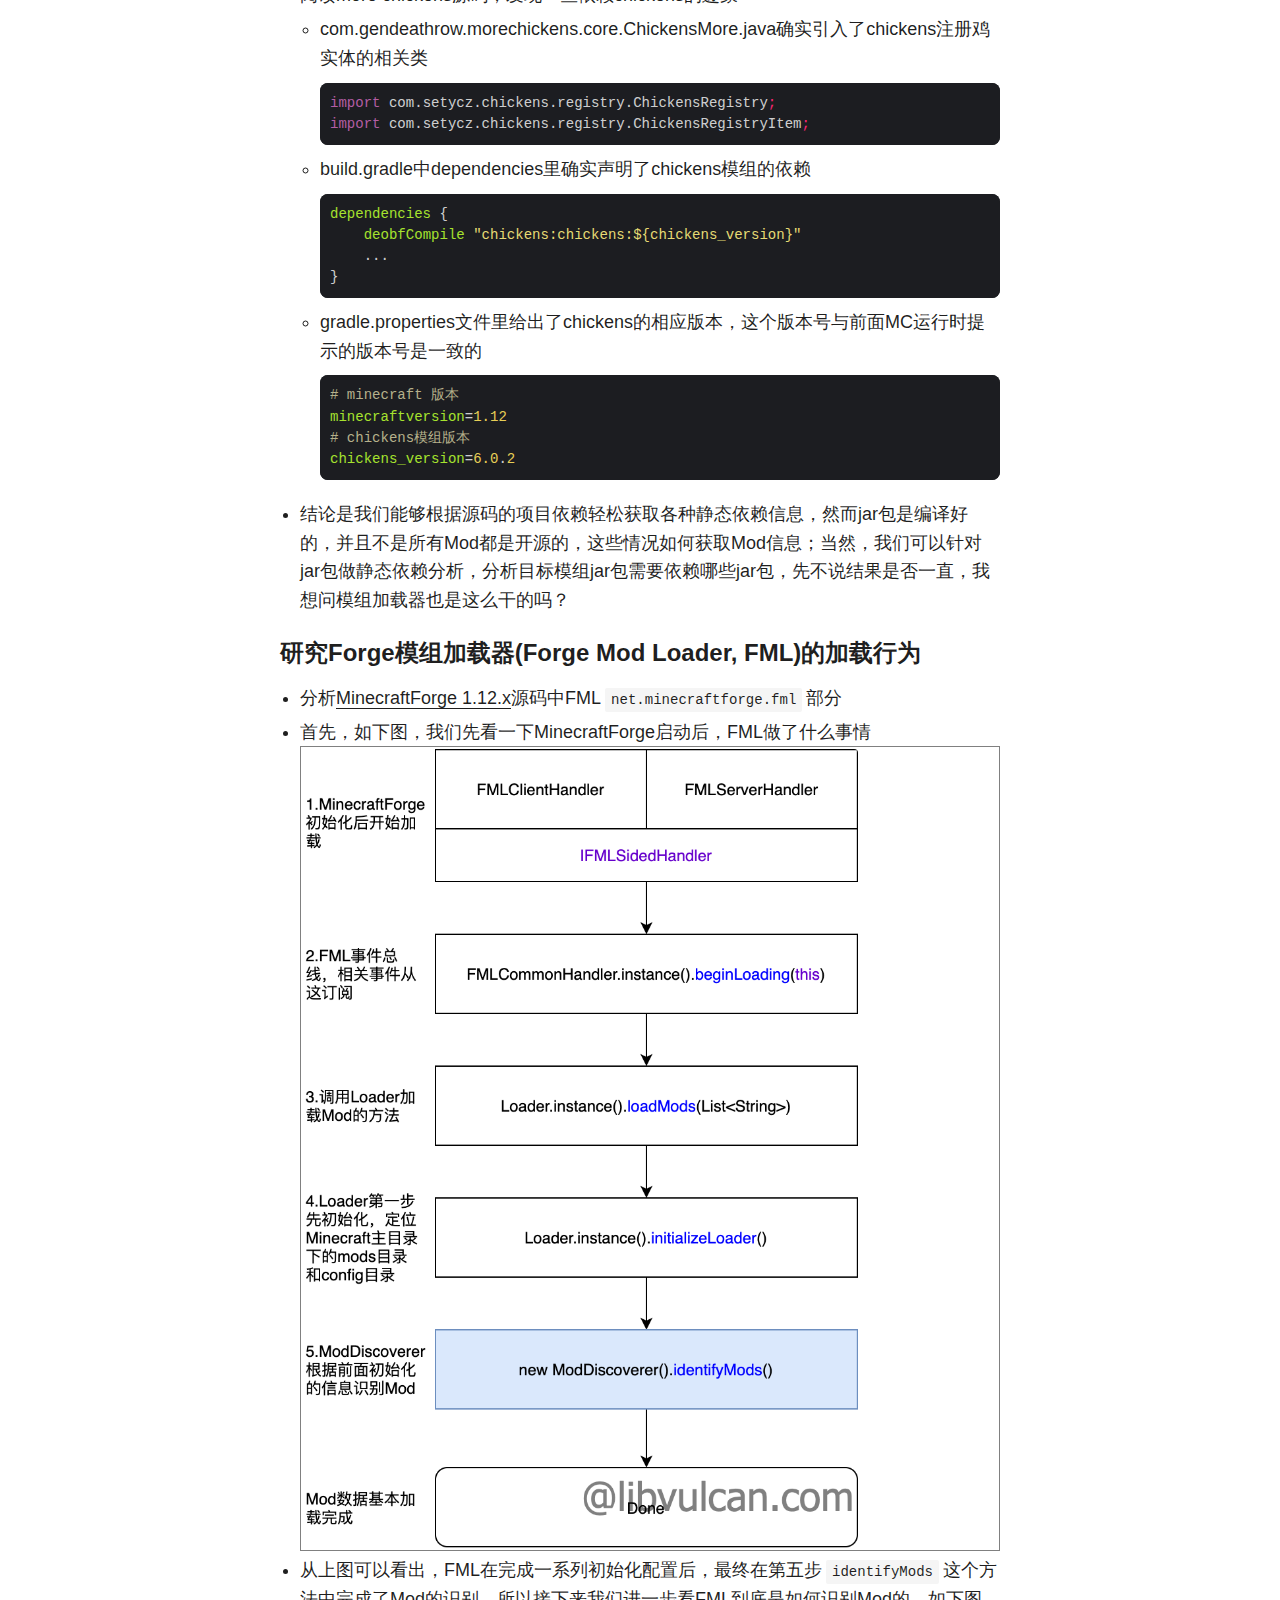
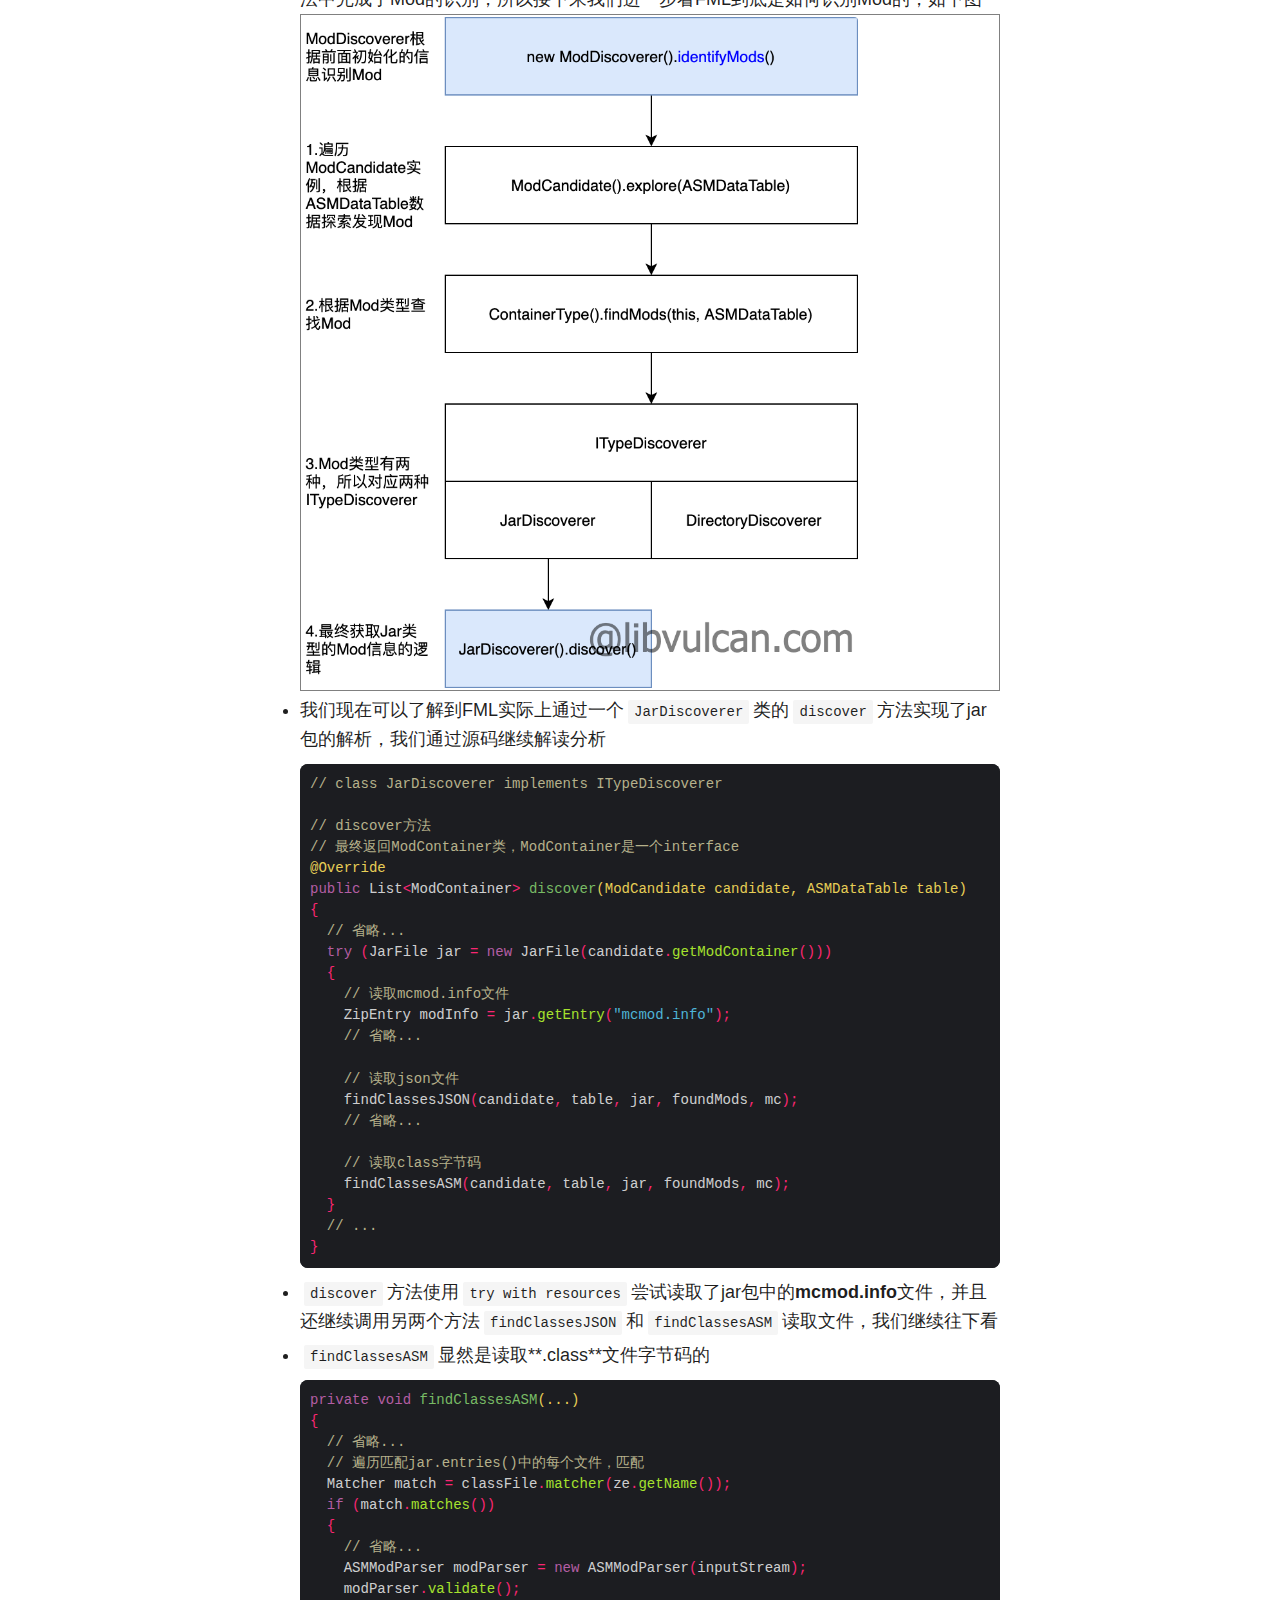
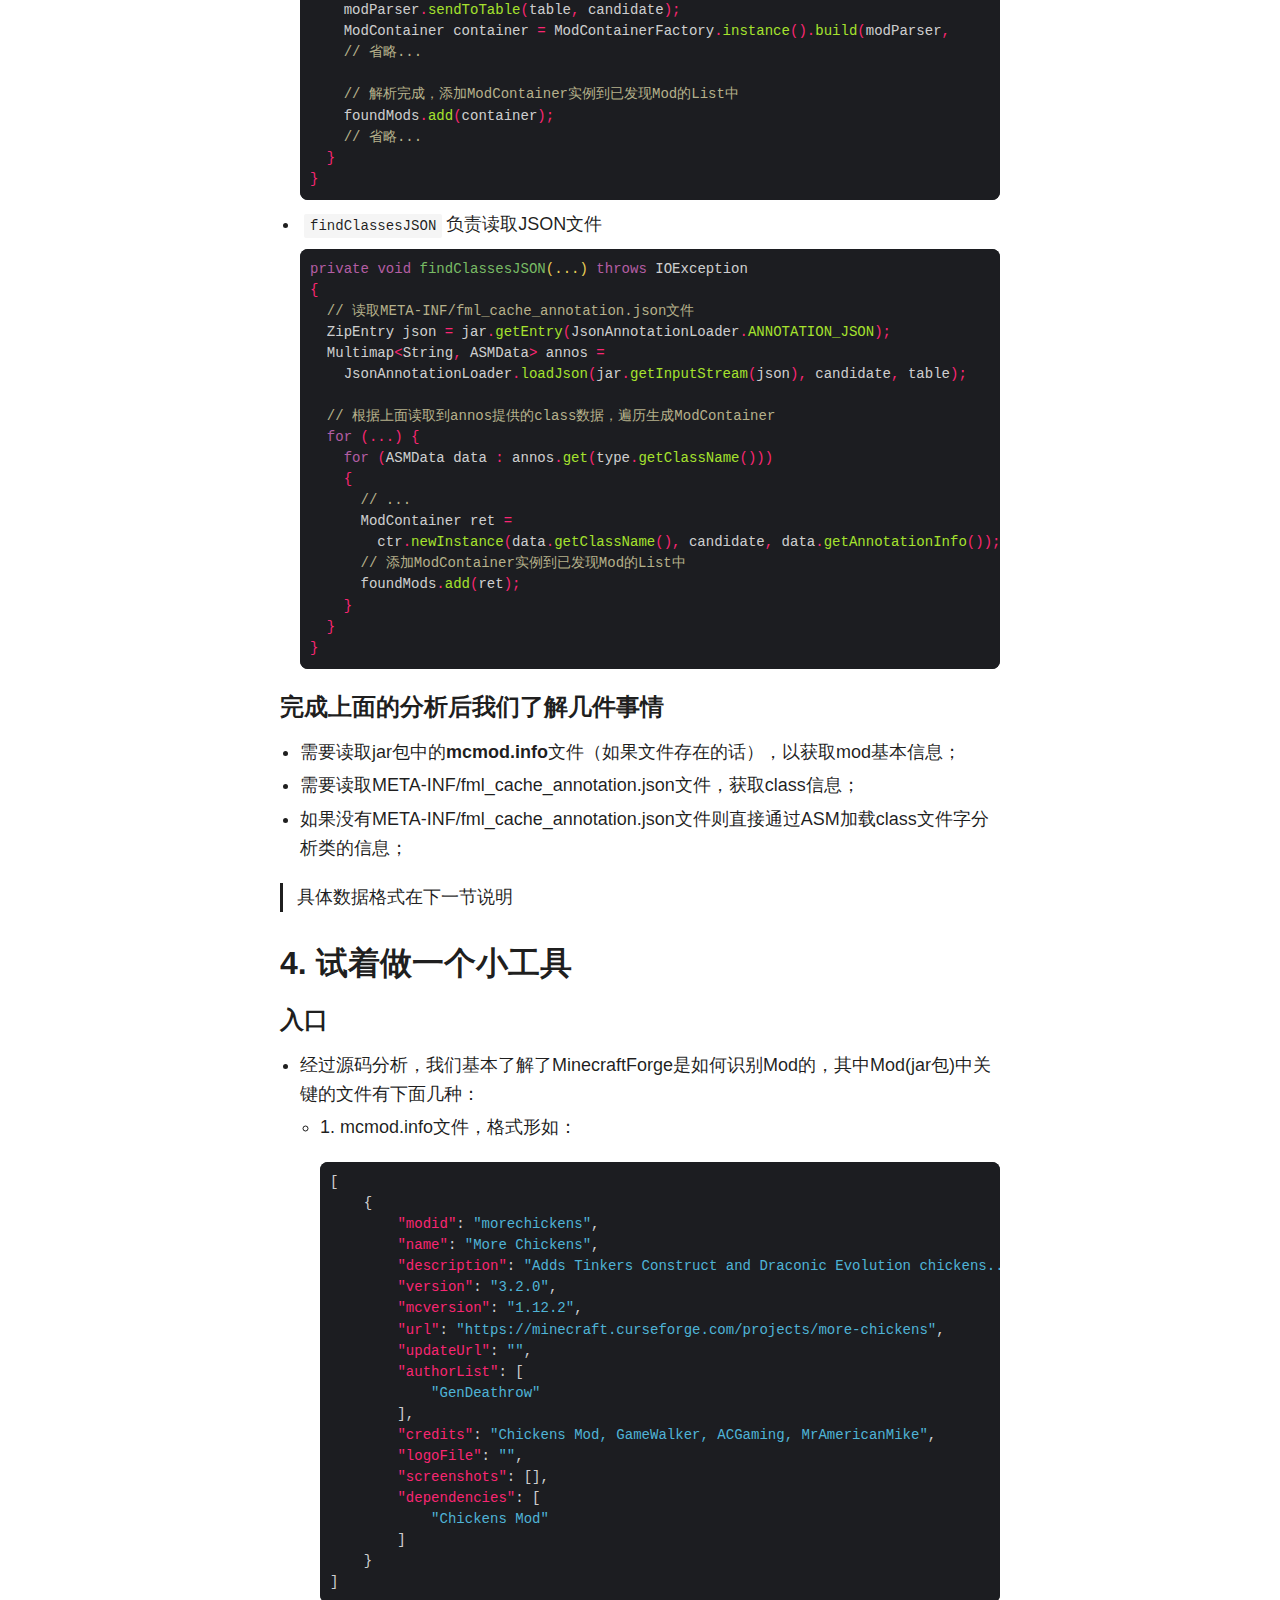
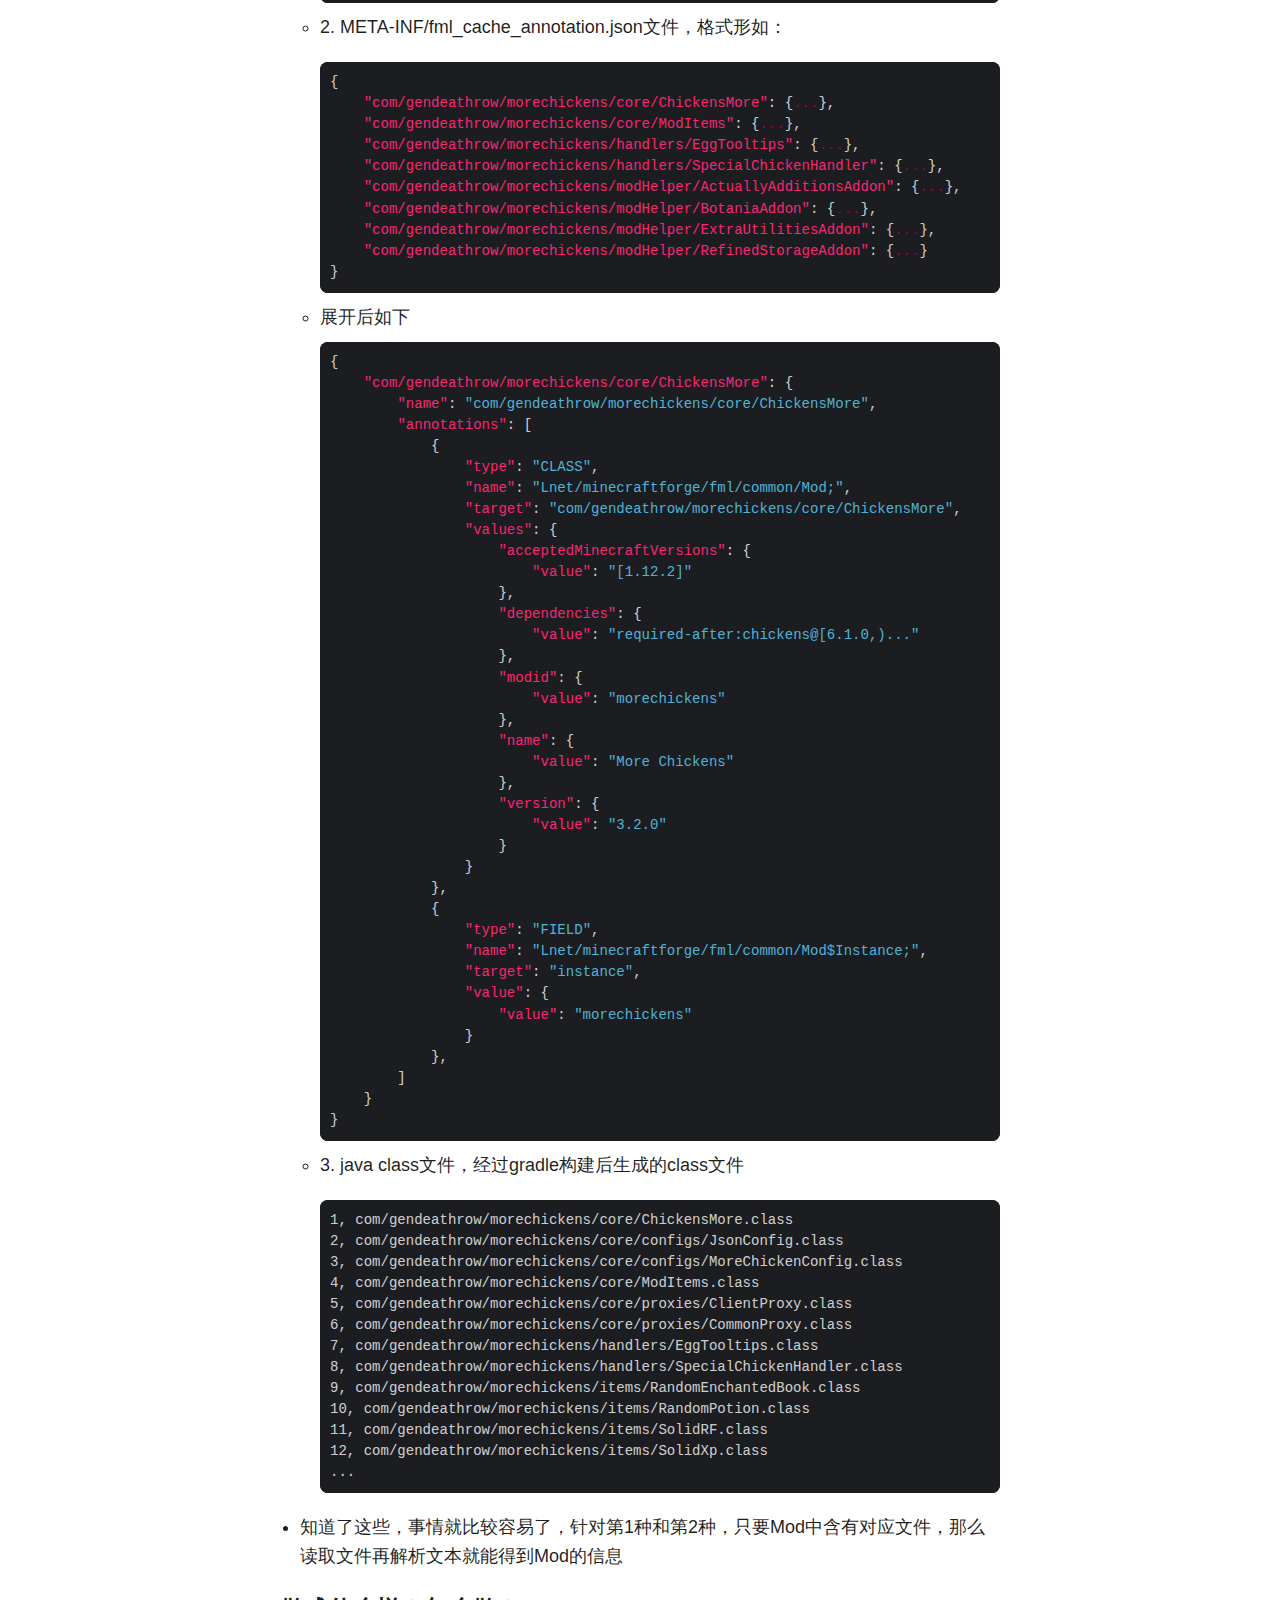
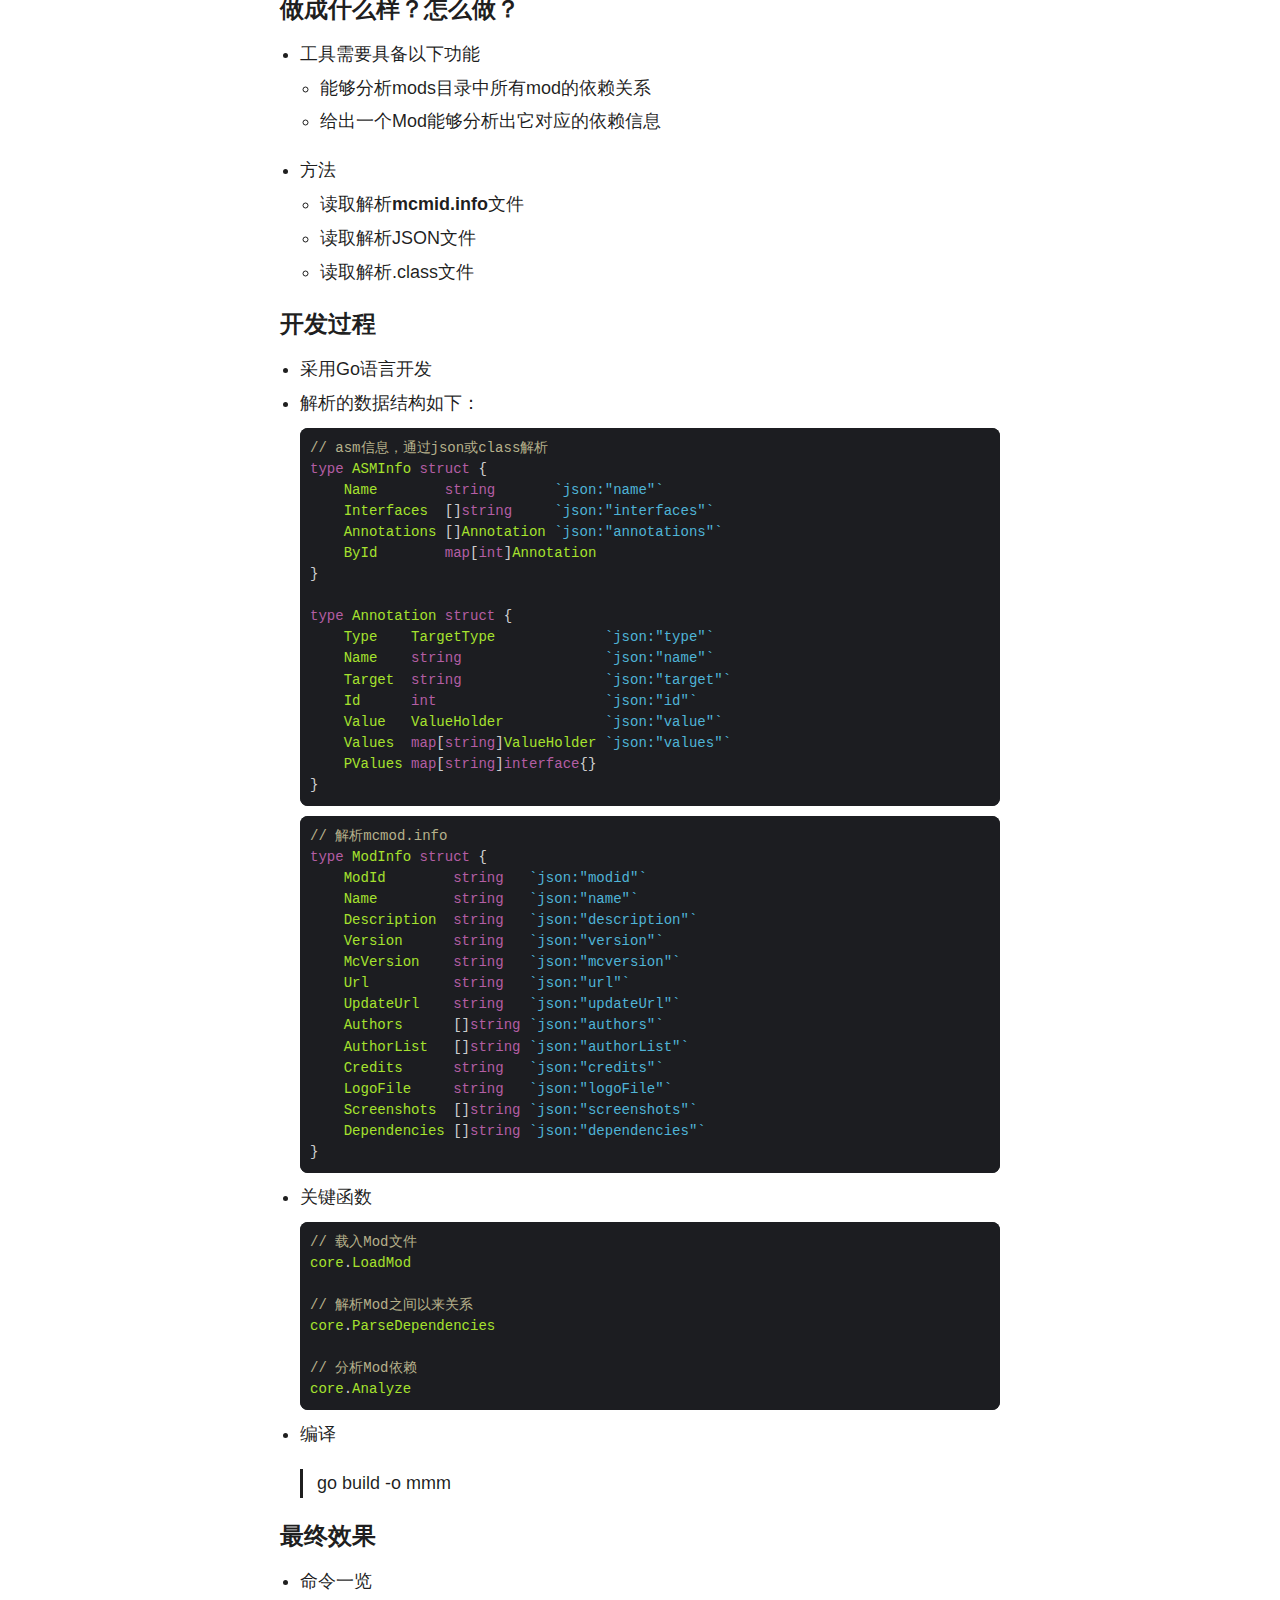
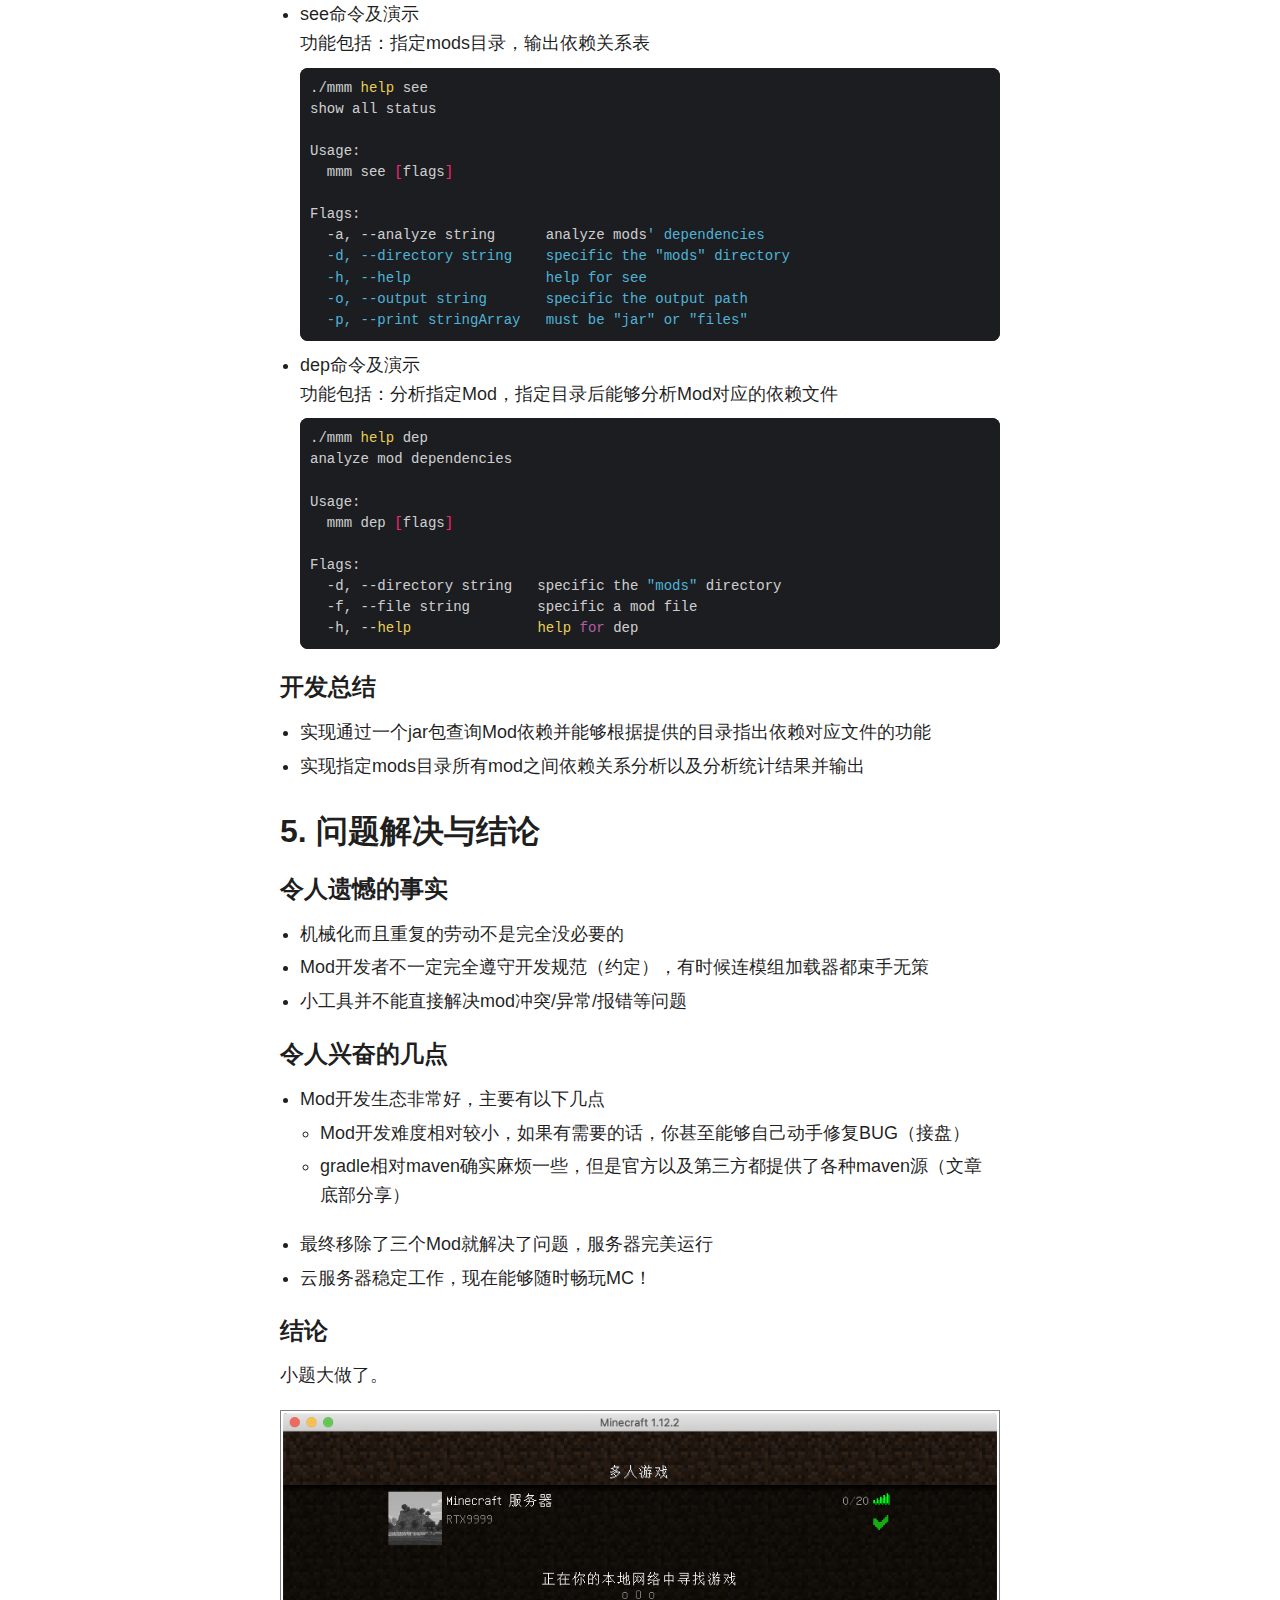
<file: posts/纯折腾-minecraft-forge模组依赖关系分析/index.html>
<!doctype html><html lang=zh dir=auto><head><meta charset=utf-8><meta http-equiv=x-ua-compatible content="IE=edge"><meta name=viewport content="width=device-width,initial-scale=1,shrink-to-fit=no"><meta name=robots content="index, follow"><title>小题大做 - Minecraft Forge模组依赖关系分析 | Libvulcan</title><meta name=keywords content="minecraft,minecraft java,minecraft forge,我的世界"><meta name=description content="Minecraft超大整合包mod数量过多，各种mod只见依赖关系交错繁杂，作为一个完全新手玩家，根本很难理清其中的关系，我通过分析minecraft forge模组加载器研究其中的加载逻辑，希望能够解决一些问题。"><meta name=author content="libvulcan"><link rel=canonical href=https://blog.libvulcan.com/posts/%E7%BA%AF%E6%8A%98%E8%85%BE-minecraft-forge%E6%A8%A1%E7%BB%84%E4%BE%9D%E8%B5%96%E5%85%B3%E7%B3%BB%E5%88%86%E6%9E%90/><link crossorigin=anonymous href=/assets/css/stylesheet.min.309a3942f890eb0930959205be1f692b2f0e85115a8b0190361a25a37e54fffa.css integrity="sha256-MJo5QviQ6wkwlZIFvh9pKy8OhRFaiwGQNholo35U//o=" rel="preload stylesheet" as=style><script defer crossorigin=anonymous src=/assets/js/highlight.min.7680afc38aa6b15ddf158a4f3780b7b1f7dde7e91d26f073e6229bb7a0793c92.js integrity="sha256-doCvw4qmsV3fFYpPN4C3sffd5+kdJvBz5iKbt6B5PJI=" onload=hljs.initHighlightingOnLoad()></script><link rel=icon href=https://blog.libvulcan.com/images/logo.png><link rel=icon type=image/png sizes=16x16 href=https://blog.libvulcan.com/%3Clink%20/%20abs%20url%3E><link rel=icon type=image/png sizes=32x32 href=https://blog.libvulcan.com/%3Clink%20/%20abs%20url%3E><link rel=apple-touch-icon href=https://blog.libvulcan.com/%3Clink%20/%20abs%20url%3E><link rel=mask-icon href=https://blog.libvulcan.com/%3Clink%20/%20abs%20url%3E><meta name=theme-color content="#2e2e33"><meta name=msapplication-TileColor content="#2e2e33"><meta name=generator content="Hugo 0.82.0"><link rel=alternate hreflang=zh href=https://blog.libvulcan.com/posts/%E7%BA%AF%E6%8A%98%E8%85%BE-minecraft-forge%E6%A8%A1%E7%BB%84%E4%BE%9D%E8%B5%96%E5%85%B3%E7%B3%BB%E5%88%86%E6%9E%90/><link rel=stylesheet type=text/css href=https://blog.libvulcan.com/css/asciinema-player.css><script src=https://blog.libvulcan.com/js/asciinema-player.js></script><meta property="og:title" content="小题大做 - Minecraft Forge模组依赖关系分析"><meta property="og:description" content="Minecraft超大整合包mod数量过多，各种mod只见依赖关系交错繁杂，作为一个完全新手玩家，根本很难理清其中的关系，我通过分析minecraft forge模组加载器研究其中的加载逻辑，希望能够解决一些问题。"><meta property="og:type" content="article"><meta property="og:url" content="https://blog.libvulcan.com/posts/%E7%BA%AF%E6%8A%98%E8%85%BE-minecraft-forge%E6%A8%A1%E7%BB%84%E4%BE%9D%E8%B5%96%E5%85%B3%E7%B3%BB%E5%88%86%E6%9E%90/"><meta property="article:section" content="posts"><meta property="article:published_time" content="2021-05-05T15:33:47+08:00"><meta property="article:modified_time" content="2021-05-05T15:33:47+08:00"><meta name=twitter:card content="summary"><meta name=twitter:title content="小题大做 - Minecraft Forge模组依赖关系分析"><meta name=twitter:description content="Minecraft超大整合包mod数量过多，各种mod只见依赖关系交错繁杂，作为一个完全新手玩家，根本很难理清其中的关系，我通过分析minecraft forge模组加载器研究其中的加载逻辑，希望能够解决一些问题。"><script type=application/ld+json>{"@context":"https://schema.org","@type":"BreadcrumbList","itemListElement":[{"@type":"ListItem","position":1,"name":"Posts","item":"https://blog.libvulcan.com/posts/"},{"@type":"ListItem","position":2,"name":"小题大做 - Minecraft Forge模组依赖关系分析","item":"https://blog.libvulcan.com/posts/%E7%BA%AF%E6%8A%98%E8%85%BE-minecraft-forge%E6%A8%A1%E7%BB%84%E4%BE%9D%E8%B5%96%E5%85%B3%E7%B3%BB%E5%88%86%E6%9E%90/"}]}</script><script type=application/ld+json>{"@context":"https://schema.org","@type":"BlogPosting","headline":"小题大做 - Minecraft Forge模组依赖关系分析","name":"小题大做 - Minecraft Forge模组依赖关系分析","description":"Minecraft超大整合包mod数量过多，各种mod只见依赖关系交错繁杂，作为一个完全新手玩家，根本很难理清其中的关系，我通过分析minecraft forge模组加载器研究其中的加载逻辑，希望能够解决一些问题。","keywords":["minecraft","minecraft java","minecraft forge","我的世界"],"articleBody":"1. 起因：震惊！朋友亲手整合的Minecraft Java版整合包由于Mod数量太多，新手玩家居然完全Hold不住…   朋友自己组了一个MC整合包，足足有310个模组，模组加载器初始化后340个，基本涵盖了MC比较好玩和经典的模组。经过测试，整合包能够正常地在windows和macOS上跑起来，我们前期打算边玩边测试，有问题再慢慢调。\n   玩MC肯定要联机，我们偷懒地直接通过内网穿透的方式进行远程联机，玩了几天后发现还是有些不方便，这种联机意味着作为服务器的一方要随时开着游戏才能保证另一方想玩的时候就玩，但是我们不想改变现状，耗费了约几秒钟提出了以下补偿方案：\n   主机方7✖️24小时开着自己电脑 其他玩家需要玩的时候主机方随时响应 使用类似坚果云的同步工具同步存档 …      经过研究，上述方案几乎全部拉垮\n（废案）1. 主机方7✖️24小时开着自己电脑\n注：7x24小时挖矿它不香吗？\n（废案）2. 其他玩家需要玩的时候主机方随时响应\n注：技术可以实现（远程触发WOL + 开机自启服务之类的操作），人工也可以实现（接到微信消息打开游戏），当事人不愿意体验下班oncall遂放弃。\n（废案）3. 使用类似坚果云的同步工具同步存档\n注：表面上看，方案可行，但暗藏个人存档数据覆盖本地存档的诸多问题，比如同步存档后你登录后可能是其他主机的角色，需要进一步研究server.dat文件，实际操作层面是在挖更多坑。\n  2. 稍微操作一下：直接将整合包迁移到Minecraft Forge Server不香吗？ 利用现有资源快速部署   整合包在本地大概需要至少4～6G左右内存，之前搞的一个4U8G云服务器跑一个Minecraft问题应该不大。\n  综上所述，直接在云服务器部署一个MC服务器反而最舒服，MC如何开服这种问题就不用细说了，各大搜索引擎大量这类内容。我部署了[minecraft forge 1.12.2 - 14.23.5.2855 + Minecraft Server1.12.2版本](Downloads for Minecraft Forge for Minecraft 1.12.2)\n  然后就是导入整合包的模组，再运行发现失败了，查看崩溃日志发现有一个Mod异常，通过检索资料了解到，该mod只需要在客户端安装就行，所以我移除了该Mod，然而继续运行仍然崩溃。\ncp -r /your/pkg/.minecraft/mods /your/path/mods    再仔细查看日志，找到当中建议移除的40多个“可能引起异常”Mod，二话不说直接把提及的Mod都移除了，不过结果并不美满，forge server依旧直接崩溃了。\n    不香，至少不是开箱即用的方案  部署虽然失败了，原因很清楚：某些模组无法在服务器上运行；对此，我得到如下两个解决方案：    反复运行forge服务器（每次完整加载所有340个模组需要6~10分钟），查看每次产生的crash-logs，并根据出现的exception移除对应模组； mods目录初始为空，每次添加一部分整合包的模组进来，然后反复运行，出现exception的模组就不往mods目录加；     显然，上述两种方案，操作不难，却相当麻烦；作为一名新手玩家，我不打算一次性搞懂每个模组的功能，但是我打算进一步研究Minecraft模组结构，看看是否能得到一些帮助。  3. 折腾：研究模组之间依赖关系 对于新手玩家可能有许多困惑  各种模组加载器有什么不同？例如forge，fabric等 模组加载器加载Mod的流程是怎么样的？ 怎么样通过一个jar包了解到Mod的具体信息？对于FML是怎么做的？ FML每次启动都报这么多error和warning，为什么最终还是能启动，并且模组功能基本也没有什么影响？ …   以上困惑也是我的困惑，我们知道Mod基本都是一个jar包的形式，从直接观察的情况来看，模组加载器读取了jar包后，能够验证Mod适配的MC版本，能够了解Mod的依赖其他Mod的信息，能够读取版本和作者等基础信息；所以现在我们需要做的就是去分析模组加载器是如何得到这些信息的。  直接阅读对照两个Mod的源码   Mod基本上都是开源的，这里我选了两个有依赖关系的模组：更多鸡(chickens)和更多鸡扩展(more chickens)，chickens模组是在原版MC的基础上增加的鸡种群和产物，more chicken是在chickens模组的基础上再次扩展种群和产物，也就是说more chickens依赖chickens模组\n# 对应Minecraft 1.12.2版本 Chickens: 6.1.0 MoreChickens: 3.2.0    如果依赖不正确，模组加载器会提示required异常，如下图所示\n     阅读more chickens源码，发现一些依赖chickens的迹象\n  com.gendeathrow.morechickens.core.ChickensMore.java确实引入了chickens注册鸡实体的相关类\nimport com.setycz.chickens.registry.ChickensRegistry; import com.setycz.chickens.registry.ChickensRegistryItem;   build.gradle中dependencies里确实声明了chickens模组的依赖\ndependencies { deobfCompile \"chickens:chickens:${chickens_version}\" ... }   gradle.properties文件里给出了chickens的相应版本，这个版本号与前面MC运行时提示的版本号是一致的\n# minecraft 版本 minecraftversion=1.12 # chickens模组版本 chickens_version=6.0.2     结论是我们能够根据源码的项目依赖轻松获取各种静态依赖信息，然而jar包是编译好的，并且不是所有Mod都是开源的，这些情况如何获取Mod信息；当然，我们可以针对jar包做静态依赖分析，分析目标模组jar包需要依赖哪些jar包，先不说结果是否一直，我想问模组加载器也是这么干的吗？\n  研究Forge模组加载器(Forge Mod Loader, FML)的加载行为   分析MinecraftForge 1.12.x源码中FMLnet.minecraftforge.fml部分\n  首先，如下图，我们先看一下MinecraftForge启动后，FML做了什么事情\n   从上图可以看出，FML在完成一系列初始化配置后，最终在第五步identifyMods这个方法中完成了Mod的识别，所以接下来我们进一步看FML到底是如何识别Mod的，如下图\n   我们现在可以了解到FML实际上通过一个JarDiscoverer类的discover方法实现了jar包的解析，我们通过源码继续解读分析\n// class JarDiscoverer implements ITypeDiscoverer  // discover方法 // 最终返回ModContainer类，ModContainer是一个interface @Override public ListModContainer discover(ModCandidate candidate, ASMDataTable table) { // 省略...  try (JarFile jar = new JarFile(candidate.getModContainer())) { // 读取mcmod.info文件  ZipEntry modInfo = jar.getEntry(\"mcmod.info\"); // 省略...  // 读取json文件  findClassesJSON(candidate, table, jar, foundMods, mc); // 省略...  // 读取class字节码  findClassesASM(candidate, table, jar, foundMods, mc); } // ... }   discover方法使用try with resources尝试读取了jar包中的mcmod.info文件，并且还继续调用另两个方法findClassesJSON和findClassesASM读取文件，我们继续往下看\n  findClassesASM显然是读取**.class**文件字节码的\nprivate void findClassesASM(...) { // 省略...  // 遍历匹配jar.entries()中的每个文件，匹配  Matcher match = classFile.matcher(ze.getName()); if (match.matches()) { // 省略...  ASMModParser modParser = new ASMModParser(inputStream); modParser.validate(); modParser.sendToTable(table, candidate); ModContainer container = ModContainerFactory.instance().build(modParser, candidate.getModContainer(), candidate); // 省略...  // 解析完成，添加ModContainer实例到已发现Mod的List中  foundMods.add(container); // 省略...  } }   findClassesJSON负责读取JSON文件\nprivate void findClassesJSON(...) throws IOException { // 读取META-INF/fml_cache_annotation.json文件  ZipEntry json = jar.getEntry(JsonAnnotationLoader.ANNOTATION_JSON); MultimapString, ASMData annos = JsonAnnotationLoader.loadJson(jar.getInputStream(json), candidate, table); // 根据上面读取到annos提供的class数据，遍历生成ModContainer  for (...) { for (ASMData data : annos.get(type.getClassName())) { // ...  ModContainer ret = ctr.newInstance(data.getClassName(), candidate, data.getAnnotationInfo()); // 添加ModContainer实例到已发现Mod的List中  foundMods.add(ret); } } }   完成上面的分析后我们了解几件事情  需要读取jar包中的mcmod.info文件（如果文件存在的话），以获取mod基本信息； 需要读取META-INF/fml_cache_annotation.json文件，获取class信息； 如果没有META-INF/fml_cache_annotation.json文件则直接通过ASM加载class文件字分析类的信息；   具体数据格式在下一节说明\n 4. 试着做一个小工具 入口   经过源码分析，我们基本了解了MinecraftForge是如何识别Mod的，其中Mod(jar包)中关键的文件有下面几种：\n   mcmod.info文件，格式形如：  [ { \"modid\": \"morechickens\", \"name\": \"More Chickens\", \"description\": \"Adds Tinkers Construct and Draconic Evolution chickens...\", \"version\": \"3.2.0\", \"mcversion\": \"1.12.2\", \"url\": \"https://minecraft.curseforge.com/projects/more-chickens\", \"updateUrl\": \"\", \"authorList\": [ \"GenDeathrow\" ], \"credits\": \"Chickens Mod, GameWalker, ACGaming, MrAmericanMike\", \"logoFile\": \"\", \"screenshots\": [], \"dependencies\": [ \"Chickens Mod\" ] } ]   META-INF/fml_cache_annotation.json文件，格式形如：  { \"com/gendeathrow/morechickens/core/ChickensMore\": {...}, \"com/gendeathrow/morechickens/core/ModItems\": {...}, \"com/gendeathrow/morechickens/handlers/EggTooltips\": {...}, \"com/gendeathrow/morechickens/handlers/SpecialChickenHandler\": {...}, \"com/gendeathrow/morechickens/modHelper/ActuallyAdditionsAddon\": {...}, \"com/gendeathrow/morechickens/modHelper/BotaniaAddon\": {...}, \"com/gendeathrow/morechickens/modHelper/ExtraUtilitiesAddon\": {...}, \"com/gendeathrow/morechickens/modHelper/RefinedStorageAddon\": {...} }   展开后如下\n{ \"com/gendeathrow/morechickens/core/ChickensMore\": { \"name\": \"com/gendeathrow/morechickens/core/ChickensMore\", \"annotations\": [ { \"type\": \"CLASS\", \"name\": \"Lnet/minecraftforge/fml/common/Mod;\", \"target\": \"com/gendeathrow/morechickens/core/ChickensMore\", \"values\": { \"acceptedMinecraftVersions\": { \"value\": \"[1.12.2]\" }, \"dependencies\": { \"value\": \"required-after:chickens@[6.1.0,)...\" }, \"modid\": { \"value\": \"morechickens\" }, \"name\": { \"value\": \"More Chickens\" }, \"version\": { \"value\": \"3.2.0\" } } }, { \"type\": \"FIELD\", \"name\": \"Lnet/minecraftforge/fml/common/Mod$Instance;\", \"target\": \"instance\", \"value\": { \"value\": \"morechickens\" } }, ] } }   java class文件，经过gradle构建后生成的class文件  1, com/gendeathrow/morechickens/core/ChickensMore.class 2, com/gendeathrow/morechickens/core/configs/JsonConfig.class 3, com/gendeathrow/morechickens/core/configs/MoreChickenConfig.class 4, com/gendeathrow/morechickens/core/ModItems.class 5, com/gendeathrow/morechickens/core/proxies/ClientProxy.class 6, com/gendeathrow/morechickens/core/proxies/CommonProxy.class 7, com/gendeathrow/morechickens/handlers/EggTooltips.class 8, com/gendeathrow/morechickens/handlers/SpecialChickenHandler.class 9, com/gendeathrow/morechickens/items/RandomEnchantedBook.class 10, com/gendeathrow/morechickens/items/RandomPotion.class 11, com/gendeathrow/morechickens/items/SolidRF.class 12, com/gendeathrow/morechickens/items/SolidXp.class ...     知道了这些，事情就比较容易了，针对第1种和第2种，只要Mod中含有对应文件，那么读取文件再解析文本就能得到Mod的信息\n  做成什么样？怎么做？  工具需要具备以下功能  能够分析mods目录中所有mod的依赖关系 给出一个Mod能够分析出它对应的依赖信息   方法  读取解析mcmid.info文件 读取解析JSON文件 读取解析.class文件    开发过程   采用Go语言开发\n  解析的数据结构如下：\n// asm信息，通过json或class解析 type ASMInfo struct { Name string `json:\"name\"` Interfaces []string `json:\"interfaces\"` Annotations []Annotation `json:\"annotations\"` ById map[int]Annotation } type Annotation struct { Type TargetType `json:\"type\"` Name string `json:\"name\"` Target string `json:\"target\"` Id int `json:\"id\"` Value ValueHolder `json:\"value\"` Values map[string]ValueHolder `json:\"values\"` PValues map[string]interface{} } // 解析mcmod.info type ModInfo struct { ModId string `json:\"modid\"` Name string `json:\"name\"` Description string `json:\"description\"` Version string `json:\"version\"` McVersion string `json:\"mcversion\"` Url string `json:\"url\"` UpdateUrl string `json:\"updateUrl\"` Authors []string `json:\"authors\"` AuthorList []string `json:\"authorList\"` Credits string `json:\"credits\"` LogoFile string `json:\"logoFile\"` Screenshots []string `json:\"screenshots\"` Dependencies []string `json:\"dependencies\"` }   关键函数\n// 载入Mod文件 core.LoadMod // 解析Mod之间以来关系 core.ParseDependencies // 分析Mod依赖 core.Analyze   编译\n go build -o mmm\n   最终效果   命令一览\n  see命令及演示\n功能包括：指定mods目录，输出依赖关系表\n./mmm help see show all status Usage: mmm see [flags] Flags: -a, --analyze string analyze mods' dependencies -d, --directory string specific the \"mods\" directory -h, --help help for see -o, --output string specific the output path -p, --print stringArray must be \"jar\" or \"files\"     dep命令及演示\n功能包括：分析指定Mod，指定目录后能够分析Mod对应的依赖文件\n./mmm help dep analyze mod dependencies Usage: mmm dep [flags] Flags: -d, --directory string specific the \"mods\" directory -f, --file string specific a mod file -h, --help help for dep     开发总结  实现通过一个jar包查询Mod依赖并能够根据提供的目录指出依赖对应文件的功能 实现指定mods目录所有mod之间依赖关系分析以及分析统计结果并输出  5. 问题解决与结论 令人遗憾的事实   机械化而且重复的劳动不是完全没必要的\n  Mod开发者不一定完全遵守开发规范（约定），有时候连模组加载器都束手无策\n  小工具并不能直接解决mod冲突/异常/报错等问题\n  令人兴奋的几点  Mod开发生态非常好，主要有以下几点   Mod开发难度相对较小，如果有需要的话，你甚至能够自己动手修复BUG（接盘）\n  gradle相对maven确实麻烦一些，但是官方以及第三方都提供了各种maven源（文章底部分享）\n   最终移除了三个Mod就解决了问题，服务器完美运行 云服务器稳定工作，现在能够随时畅玩MC！  结论 小题大做了。\n  相关链接 / 分享 MinecraftForge 源码 MinecraftForge/MinecraftForge(github.com)\nminecraft forge maven 源 1 Minecraft Forge repository\n2 Browse minecraft - Crystal (lss233.com)\ngo语言实现的jvm zxh0/jvm.go (github.com)\nwanghongfei/mini-jvm (github.com)\n本文开源项目 libvulcan/mmm(待上传)\nlibvulcan/jar-dep(待上传)\nMinecraft到底有多少种开服工具？ itzg/docker-minecraft-server(github.com)：项目中定位文件形如start-deploy{开服工具名}，就是目前常见的开服工具，其中Vanilla表示原版Minecraft。\n","wordCount":"654","inLanguage":"zh","datePublished":"2021-05-05T15:33:47+08:00","dateModified":"2021-05-05T15:33:47+08:00","author":{"@type":"Person","name":"libvulcan"},"mainEntityOfPage":{"@type":"WebPage","@id":"https://blog.libvulcan.com/posts/%E7%BA%AF%E6%8A%98%E8%85%BE-minecraft-forge%E6%A8%A1%E7%BB%84%E4%BE%9D%E8%B5%96%E5%85%B3%E7%B3%BB%E5%88%86%E6%9E%90/"},"publisher":{"@type":"Organization","name":"Libvulcan","logo":{"@type":"ImageObject","url":"https://blog.libvulcan.com/images/logo.png"}}}</script></head><body id=top><script>localStorage.getItem("pref-theme")==="dark"?document.body.classList.add('dark'):localStorage.getItem("pref-theme")==="light"?document.body.classList.remove('dark'):window.matchMedia('(prefers-color-scheme: dark)').matches&&document.body.classList.add('dark')</script><noscript><style type=text/css>#theme-toggle,.top-link{display:none}</style><style>@media(prefers-color-scheme:dark){:root{--theme:#1d1e20;--entry:#2e2e33;--primary:rgba(255, 255, 255, 0.84);--secondary:rgba(255, 255, 255, 0.56);--tertiary:rgba(255, 255, 255, 0.16);--content:rgba(255, 255, 255, 0.74);--hljs-bg:#2e2e33;--code-bg:#37383e;--border:#333}.list{background:var(--theme)}.list:not(.dark)::-webkit-scrollbar-track{background:0 0}.list:not(.dark)::-webkit-scrollbar-thumb{border-color:var(--theme)}}</style></noscript><header class=header><nav class=nav><div class=logo><a href=https://blog.libvulcan.com/ accesskey=h title="Libvulcan (Alt + H)">Libvulcan</a>
<span class=logo-switches><button id=theme-toggle accesskey=t title="(Alt + T)"><svg id="moon" xmlns="http://www.w3.org/2000/svg" width="24" height="24" viewBox="0 0 24 24" fill="none" stroke="currentcolor" stroke-width="2" stroke-linecap="round" stroke-linejoin="round"><path d="M21 12.79A9 9 0 1111.21 3 7 7 0 0021 12.79z"/></svg><svg id="sun" xmlns="http://www.w3.org/2000/svg" width="24" height="24" viewBox="0 0 24 24" fill="none" stroke="currentcolor" stroke-width="2" stroke-linecap="round" stroke-linejoin="round"><circle cx="12" cy="12" r="5"/><line x1="12" y1="1" x2="12" y2="3"/><line x1="12" y1="21" x2="12" y2="23"/><line x1="4.22" y1="4.22" x2="5.64" y2="5.64"/><line x1="18.36" y1="18.36" x2="19.78" y2="19.78"/><line x1="1" y1="12" x2="3" y2="12"/><line x1="21" y1="12" x2="23" y2="12"/><line x1="4.22" y1="19.78" x2="5.64" y2="18.36"/><line x1="18.36" y1="5.64" x2="19.78" y2="4.22"/></svg></button><ul class=lang-switch><li>|</li><li><a href=https://blog.libvulcan.com/en/ title=English aria-label=English>En</a></li></ul></span></div><ul id=menu><li><a href=https://blog.libvulcan.com/archives title=文章><span>文章</span></a></li><li><a href=https://blog.libvulcan.com/categories title=分类><span>分类</span></a></li><li><a href=https://blog.libvulcan.com/tags title=标签><span>标签</span></a></li><li><a href=https://blog.libvulcan.com/search title="搜索 (Alt + /)" accesskey=/><span>搜索</span></a></li><li><a href=https://blog.libvulcan.com/about title=关于><span>关于</span></a></li><li><a href=https://blog.libvulcan.com/home/ title="个人主页 Libvulcan.com"><span>个人主页 Libvulcan.com</span></a></li></ul></nav></header><main class=main><article class=post-single><header class=post-header><div class=breadcrumbs><a href=https://blog.libvulcan.com/>Home</a>&nbsp;»&nbsp;<a href=https://blog.libvulcan.com/posts/>Posts</a></div><h1 class=post-title>小题大做 - Minecraft Forge模组依赖关系分析</h1><div class=post-description>Minecraft超大整合包mod数量过多，各种mod只见依赖关系交错繁杂，作为一个完全新手玩家，根本很难理清其中的关系，我通过分析minecraft forge模组加载器研究其中的加载逻辑，希望能够解决一些问题。</div><div class=post-meta>May 5, 2021&nbsp;·&nbsp;4 分钟&nbsp;·&nbsp;libvulcan</div></header><div class=toc><details><summary accesskey=c title="(Alt + C)"><div class=details>目录</div></summary><div class=inner><ul><li><a href=#1-%e8%b5%b7%e5%9b%a0%e9%9c%87%e6%83%8a%e6%9c%8b%e5%8f%8b%e4%ba%b2%e6%89%8b%e6%95%b4%e5%90%88%e7%9a%84minecraft-java%e7%89%88%e6%95%b4%e5%90%88%e5%8c%85%e7%94%b1%e4%ba%8emod%e6%95%b0%e9%87%8f%e5%a4%aa%e5%a4%9a%e6%96%b0%e6%89%8b%e7%8e%a9%e5%ae%b6%e5%b1%85%e7%84%b6%e5%ae%8c%e5%85%a8hold%e4%b8%8d%e4%bd%8f aria-label="1. 起因：震惊！朋友亲手整合的Minecraft Java版整合包由于Mod数量太多，新手玩家居然完全Hold不住&amp;hellip;">1. 起因：震惊！朋友亲手整合的Minecraft Java版整合包由于Mod数量太多，新手玩家居然完全Hold不住&mldr;</a></li><li><a href=#2-%e7%a8%8d%e5%be%ae%e6%93%8d%e4%bd%9c%e4%b8%80%e4%b8%8b%e7%9b%b4%e6%8e%a5%e5%b0%86%e6%95%b4%e5%90%88%e5%8c%85%e8%bf%81%e7%a7%bb%e5%88%b0minecraft-forge-server%e4%b8%8d%e9%a6%99%e5%90%97 aria-label="2. 稍微操作一下：直接将整合包迁移到Minecraft Forge Server不香吗？">2. 稍微操作一下：直接将整合包迁移到Minecraft Forge Server不香吗？</a><ul><li><a href=#%e5%88%a9%e7%94%a8%e7%8e%b0%e6%9c%89%e8%b5%84%e6%ba%90%e5%bf%ab%e9%80%9f%e9%83%a8%e7%bd%b2 aria-label=利用现有资源快速部署>利用现有资源快速部署</a></li><li><a href=#%e4%b8%8d%e9%a6%99%e8%87%b3%e5%b0%91%e4%b8%8d%e6%98%af%e5%bc%80%e7%ae%b1%e5%8d%b3%e7%94%a8%e7%9a%84%e6%96%b9%e6%a1%88 aria-label=不香，至少不是开箱即用的方案>不香，至少不是开箱即用的方案</a></li></ul></li><li><a href=#3-%e6%8a%98%e8%85%be%e7%a0%94%e7%a9%b6%e6%a8%a1%e7%bb%84%e4%b9%8b%e9%97%b4%e4%be%9d%e8%b5%96%e5%85%b3%e7%b3%bb aria-label="3. 折腾：研究模组之间依赖关系">3. 折腾：研究模组之间依赖关系</a><ul><li><a href=#%e5%af%b9%e4%ba%8e%e6%96%b0%e6%89%8b%e7%8e%a9%e5%ae%b6%e5%8f%af%e8%83%bd%e6%9c%89%e8%ae%b8%e5%a4%9a%e5%9b%b0%e6%83%91 aria-label=对于新手玩家可能有许多困惑>对于新手玩家可能有许多困惑</a></li><li><a href=#%e7%9b%b4%e6%8e%a5%e9%98%85%e8%af%bb%e5%af%b9%e7%85%a7%e4%b8%a4%e4%b8%aamod%e7%9a%84%e6%ba%90%e7%a0%81 aria-label=直接阅读对照两个Mod的源码>直接阅读对照两个Mod的源码</a></li><li><a href=#%e7%a0%94%e7%a9%b6forge%e6%a8%a1%e7%bb%84%e5%8a%a0%e8%bd%bd%e5%99%a8forge-mod-loader-fml%e7%9a%84%e5%8a%a0%e8%bd%bd%e8%a1%8c%e4%b8%ba aria-label="研究Forge模组加载器(Forge Mod Loader, FML)的加载行为">研究Forge模组加载器(Forge Mod Loader, FML)的加载行为</a></li><li><a href=#%e5%ae%8c%e6%88%90%e4%b8%8a%e9%9d%a2%e7%9a%84%e5%88%86%e6%9e%90%e5%90%8e%e6%88%91%e4%bb%ac%e4%ba%86%e8%a7%a3%e5%87%a0%e4%bb%b6%e4%ba%8b%e6%83%85 aria-label=完成上面的分析后我们了解几件事情>完成上面的分析后我们了解几件事情</a></li></ul></li><li><a href=#4-%e8%af%95%e7%9d%80%e5%81%9a%e4%b8%80%e4%b8%aa%e5%b0%8f%e5%b7%a5%e5%85%b7 aria-label="4. 试着做一个小工具">4. 试着做一个小工具</a><ul><li><a href=#%e5%85%a5%e5%8f%a3 aria-label=入口>入口</a></li><li><a href=#%e5%81%9a%e6%88%90%e4%bb%80%e4%b9%88%e6%a0%b7%e6%80%8e%e4%b9%88%e5%81%9a aria-label=做成什么样？怎么做？>做成什么样？怎么做？</a></li><li><a href=#%e5%bc%80%e5%8f%91%e8%bf%87%e7%a8%8b aria-label=开发过程>开发过程</a></li><li><a href=#%e6%9c%80%e7%bb%88%e6%95%88%e6%9e%9c aria-label=最终效果>最终效果</a></li><li><a href=#%e5%bc%80%e5%8f%91%e6%80%bb%e7%bb%93 aria-label=开发总结>开发总结</a></li></ul></li><li><a href=#5-%e9%97%ae%e9%a2%98%e8%a7%a3%e5%86%b3%e4%b8%8e%e7%bb%93%e8%ae%ba aria-label="5. 问题解决与结论">5. 问题解决与结论</a><ul><li><a href=#%e4%bb%a4%e4%ba%ba%e9%81%97%e6%86%be%e7%9a%84%e4%ba%8b%e5%ae%9e aria-label=令人遗憾的事实>令人遗憾的事实</a></li><li><a href=#%e4%bb%a4%e4%ba%ba%e5%85%b4%e5%a5%8b%e7%9a%84%e5%87%a0%e7%82%b9 aria-label=令人兴奋的几点>令人兴奋的几点</a></li><li><a href=#%e7%bb%93%e8%ae%ba aria-label=结论>结论</a></li></ul></li><li><a href=#%e7%9b%b8%e5%85%b3%e9%93%be%e6%8e%a5--%e5%88%86%e4%ba%ab aria-label="相关链接 / 分享">相关链接 / 分享</a><ul><li><a href=#minecraftforge-%e6%ba%90%e7%a0%81 aria-label="MinecraftForge 源码">MinecraftForge 源码</a></li><li><a href=#minecraft-forge-maven-%e6%ba%90 aria-label="minecraft forge maven 源">minecraft forge maven 源</a></li><li><a href=#go%e8%af%ad%e8%a8%80%e5%ae%9e%e7%8e%b0%e7%9a%84jvm aria-label=go语言实现的jvm>go语言实现的jvm</a></li><li><a href=#%e6%9c%ac%e6%96%87%e5%bc%80%e6%ba%90%e9%a1%b9%e7%9b%ae aria-label=本文开源项目>本文开源项目</a></li><li><a href=#minecraft%e5%88%b0%e5%ba%95%e6%9c%89%e5%a4%9a%e5%b0%91%e7%a7%8d%e5%bc%80%e6%9c%8d%e5%b7%a5%e5%85%b7 aria-label=Minecraft到底有多少种开服工具？>Minecraft到底有多少种开服工具？</a></li></ul></li></ul></div></details></div><div class=post-content><h2 id=1-起因震惊朋友亲手整合的minecraft-java版整合包由于mod数量太多新手玩家居然完全hold不住>1. 起因：震惊！朋友亲手整合的Minecraft Java版整合包由于Mod数量太多，新手玩家居然完全Hold不住&mldr;<a hidden class=anchor aria-hidden=true href=#1-起因震惊朋友亲手整合的minecraft-java版整合包由于mod数量太多新手玩家居然完全hold不住>#</a></h2><ul><li><p>朋友自己组了一个MC整合包，足足有310个模组，模组加载器初始化后340个，基本涵盖了MC比较好玩和经典的模组。经过测试，整合包能够正常地在windows和macOS上跑起来，我们前期打算边玩边测试，有问题再慢慢调。</p><div style="border:1px solid grey;padding:2px"><img src=/images/MCMain.png></div></li><li><p>玩MC肯定要联机，我们偷懒地直接通过<a href>内网穿透</a>的方式进行<a href>远程联机</a>，玩了几天后发现还是有些不方便，这种联机意味着作为服务器的一方要随时开着游戏才能保证另一方想玩的时候就玩，但是我们不想改变现状，耗费了约几秒钟提出了以下补偿方案：</p><ul><li><ol><li>主机方7✖️24小时开着自己电脑</li><li>其他玩家需要玩的时候主机方随时响应</li><li>使用类似<a href>坚果云</a>的同步工具同步存档</li><li>&mldr;</li></ol></li></ul></li><li><p>经过研究，上述方案几乎全部拉垮</p><p><del>（废案）1. 主机方7✖️24小时开着自己电脑</del></p><p>注：7x24小时挖矿它不香吗？</p><p><del>（废案）2. 其他玩家需要玩的时候主机方随时响应</del></p><p>注：技术可以实现（远程触发WOL + 开机自启服务之类的操作），人工也可以实现（接到微信消息打开游戏），当事人不愿意体验下班oncall遂放弃。</p><p><del>（废案）3. 使用类似<a href>坚果云</a>的同步工具同步存档</del></p><p>注：表面上看，方案可行，但暗藏个人存档数据覆盖本地存档的诸多问题，比如同步存档后你登录后可能是其他主机的角色，需要进一步研究<a href=https://minecraft.fandom.com/zh/wiki/Servers.dat%E6%A0%BC%E5%BC%8F>server.dat</a>文件，实际操作层面是在挖更多坑。</p></li></ul><h2 id=2-稍微操作一下直接将整合包迁移到minecraft-forge-server不香吗>2. 稍微操作一下：直接将整合包迁移到Minecraft Forge Server不香吗？<a hidden class=anchor aria-hidden=true href=#2-稍微操作一下直接将整合包迁移到minecraft-forge-server不香吗>#</a></h2><h3 id=利用现有资源快速部署>利用现有资源快速部署<a hidden class=anchor aria-hidden=true href=#利用现有资源快速部署>#</a></h3><ul><li><p>整合包在本地大概需要至少4～6G左右内存，之前搞的一个4U8G云服务器跑一个Minecraft问题应该不大。</p></li><li><p>综上所述，直接在云服务器部署一个MC服务器反而最舒服，MC如何开服这种问题就不用细说了，各大搜索引擎大量这类内容。我部署了[minecraft forge 1.12.2 - 14.23.5.2855 + Minecraft Server1.12.2版本](<a href=https://files.minecraftforge.net/net/minecraftforge/forge/index_1.12.2.html>Downloads for Minecraft Forge for Minecraft 1.12.2</a>)</p></li><li><p>然后就是导入整合包的模组，再运行发现失败了，查看崩溃日志发现有一个Mod异常，通过检索资料了解到，该mod只需要在客户端安装就行，所以我移除了该Mod，然而继续运行仍然崩溃。</p><div class=highlight><pre style=color:#f8f8f2;background-color:#272822;-moz-tab-size:4;-o-tab-size:4;tab-size:4><code class=language-bash data-lang=bash>cp -r /your/pkg/.minecraft/mods /your/path/mods
</code></pre></div><div style="border:1px solid grey;padding:2px"><img src=/images/forgeCrashReport.png></div></li><li><p>再仔细查看日志，找到当中建议移除的40多个“可能引起异常”Mod，二话不说直接把提及的Mod都移除了，不过结果并不美满，forge server依旧直接崩溃了。</p><div style="border:1px solid grey;padding:2px"><img src=/images/forgeCrashReport2.png></div><div style="border:1px solid grey;padding:2px"><img src=/images/forgeCrashReport3.png></div></li></ul><h3 id=不香至少不是开箱即用的方案>不香，至少不是开箱即用的方案<a hidden class=anchor aria-hidden=true href=#不香至少不是开箱即用的方案>#</a></h3><ul><li>部署虽然失败了，原因很清楚：某些模组无法在服务器上运行；对此，我得到如下两个解决方案：<ul><li><ol><li>反复运行forge服务器（每次完整加载所有340个模组需要6~10分钟），查看每次产生的crash-logs，并根据出现的exception移除对应模组；</li><li>mods目录初始为空，每次添加一部分整合包的模组进来，然后反复运行，出现exception的模组就不往mods目录加；</li></ol></li></ul></li><li>显然，上述两种方案，操作不难，却相当麻烦；作为一名新手玩家，我不打算一次性搞懂每个模组的功能，但是我打算进一步研究Minecraft模组结构，看看是否能得到一些帮助。</li></ul><h2 id=3-折腾研究模组之间依赖关系>3. 折腾：研究模组之间依赖关系<a hidden class=anchor aria-hidden=true href=#3-折腾研究模组之间依赖关系>#</a></h2><h3 id=对于新手玩家可能有许多困惑>对于新手玩家可能有许多困惑<a hidden class=anchor aria-hidden=true href=#对于新手玩家可能有许多困惑>#</a></h3><ol><li>各种模组加载器有什么不同？例如forge，fabric等</li><li>模组加载器加载Mod的流程是怎么样的？</li><li>怎么样通过一个jar包了解到Mod的具体信息？对于FML是怎么做的？</li><li>FML每次启动都报这么多error和warning，为什么最终还是能启动，并且模组功能基本也没有什么影响？</li><li>&mldr;</li></ol><ul><li>以上困惑也是我的困惑，我们知道Mod基本都是一个jar包的形式，从直接观察的情况来看，模组加载器读取了jar包后，能够验证Mod适配的MC版本，能够了解Mod的依赖其他Mod的信息，能够读取版本和作者等基础信息；所以现在我们需要做的就是去分析模组加载器是如何得到这些信息的。</li></ul><h3 id=直接阅读对照两个mod的源码>直接阅读对照两个Mod的源码<a hidden class=anchor aria-hidden=true href=#直接阅读对照两个mod的源码>#</a></h3><ul><li><p>Mod基本上都是开源的，这里我选了两个有依赖关系的模组：<a href=https://github.com/setycz/ChickensMod>更多鸡(chickens)</a>和<a href=https://github.com/GenDeathrow/MoreChickens>更多鸡扩展(more chickens)</a>，<strong>chickens</strong>模组是在原版MC的基础上增加的鸡种群和产物，<strong>more chicken</strong>是在<strong>chickens</strong>模组的基础上再次扩展种群和产物，也就是说<strong>more chickens</strong>依赖<strong>chickens</strong>模组</p><div class=highlight><pre style=color:#f8f8f2;background-color:#272822;-moz-tab-size:4;-o-tab-size:4;tab-size:4><code class=language-bash data-lang=bash><span style=color:#75715e># 对应Minecraft 1.12.2版本</span>
Chickens:     6.1.0
MoreChickens: 3.2.0
</code></pre></div><div style="border:1px solid grey;padding:2px"><img src=/images/hmclModSelect.png></div></li><li><p>如果依赖不正确，模组加载器会提示required异常，如下图所示</p><div style="border:1px solid grey;padding:2px"><img src=/images/hmclModUnselect.png></div><div style="border:1px solid grey;padding:2px"><img src=/images/MCRequiredError.png></div><div style="border:1px solid grey;padding:2px"><img src=/images/MCRequiredLogError.png></div></li><li><p>阅读more chickens源码，发现一些依赖chickens的迹象</p><ul><li><p>com.gendeathrow.morechickens.core.ChickensMore.java确实引入了chickens注册鸡实体的相关类</p><div class=highlight><pre style=color:#f8f8f2;background-color:#272822;-moz-tab-size:4;-o-tab-size:4;tab-size:4><code class=language-java data-lang=java><span style=color:#f92672>import</span> com.setycz.chickens.registry.ChickensRegistry<span style=color:#f92672>;</span>
<span style=color:#f92672>import</span> com.setycz.chickens.registry.ChickensRegistryItem<span style=color:#f92672>;</span>
</code></pre></div></li><li><p>build.gradle中dependencies里确实声明了chickens模组的依赖</p><div class=highlight><pre style=color:#f8f8f2;background-color:#272822;-moz-tab-size:4;-o-tab-size:4;tab-size:4><code class=language-toml data-lang=toml><span style=color:#a6e22e>dependencies</span> {
    <span style=color:#a6e22e>deobfCompile</span> <span style=color:#e6db74>&#34;chickens:chickens:${chickens_version}&#34;</span>
    ...
}
</code></pre></div></li><li><p>gradle.properties文件里给出了chickens的相应版本，这个版本号与前面MC运行时提示的版本号是一致的</p><div class=highlight><pre style=color:#f8f8f2;background-color:#272822;-moz-tab-size:4;-o-tab-size:4;tab-size:4><code class=language-toml data-lang=toml><span style=color:#75715e># minecraft 版本</span>
<span style=color:#a6e22e>minecraftversion</span>=<span style=color:#ae81ff>1.12</span>
<span style=color:#75715e># chickens模组版本</span>
<span style=color:#a6e22e>chickens_version</span>=<span style=color:#ae81ff>6.0</span>.<span style=color:#ae81ff>2</span>
</code></pre></div></li></ul></li><li><p>结论是我们能够根据源码的项目依赖轻松获取各种静态依赖信息，然而jar包是编译好的，并且不是所有Mod都是开源的，这些情况如何获取Mod信息；当然，我们可以针对jar包做静态依赖分析，分析目标模组jar包需要依赖哪些jar包，先不说结果是否一直，我想问模组加载器也是这么干的吗？</p></li></ul><h3 id=研究forge模组加载器forge-mod-loader-fml的加载行为>研究Forge模组加载器(Forge Mod Loader, FML)的加载行为<a hidden class=anchor aria-hidden=true href=#研究forge模组加载器forge-mod-loader-fml的加载行为>#</a></h3><ul><li><p>分析<a href=https://github1s.com/MinecraftForge/MinecraftForge/tree/1.12.x>MinecraftForge 1.12.x</a>源码中FML<code>net.minecraftforge.fml</code>部分</p></li><li><p>首先，如下图，我们先看一下MinecraftForge启动后，FML做了什么事情</p><div style="border:1px solid grey;padding:2px"><img src=/images/FML%e5%8a%a0%e8%bd%bdMod%e6%b5%81%e7%a8%8b.png width=80%></div></li><li><p>从上图可以看出，FML在完成一系列初始化配置后，最终在第五步<code>identifyMods</code>这个方法中完成了Mod的识别，所以接下来我们进一步看FML到底是如何识别Mod的，如下图</p><div style="border:1px solid grey;padding:2px"><img src=/images/FML%e5%8a%a0%e8%bd%bdMod%e6%b5%81%e7%a8%8b2.png width=80%></div></li><li><p>我们现在可以了解到FML实际上通过一个<code>JarDiscoverer</code>类的<code>discover</code>方法实现了jar包的解析，我们通过源码继续解读分析</p><div class=highlight><pre style=color:#f8f8f2;background-color:#272822;-moz-tab-size:4;-o-tab-size:4;tab-size:4><code class=language-java data-lang=java><span style=color:#75715e>// class JarDiscoverer implements ITypeDiscoverer
</span><span style=color:#75715e></span>  
<span style=color:#75715e>// discover方法
</span><span style=color:#75715e>// 最终返回ModContainer类，ModContainer是一个interface
</span><span style=color:#75715e></span><span style=color:#a6e22e>@Override</span>
<span style=color:#66d9ef>public</span> List<span style=color:#f92672>&lt;</span>ModContainer<span style=color:#f92672>&gt;</span> <span style=color:#a6e22e>discover</span><span style=color:#f92672>(</span>ModCandidate candidate<span style=color:#f92672>,</span> ASMDataTable table<span style=color:#f92672>)</span>
<span style=color:#f92672>{</span>
  <span style=color:#75715e>// 省略...
</span><span style=color:#75715e></span>  <span style=color:#66d9ef>try</span> <span style=color:#f92672>(</span>JarFile jar <span style=color:#f92672>=</span> <span style=color:#66d9ef>new</span> JarFile<span style=color:#f92672>(</span>candidate<span style=color:#f92672>.</span><span style=color:#a6e22e>getModContainer</span><span style=color:#f92672>()))</span>
  <span style=color:#f92672>{</span>
    <span style=color:#75715e>// 读取mcmod.info文件
</span><span style=color:#75715e></span>    ZipEntry modInfo <span style=color:#f92672>=</span> jar<span style=color:#f92672>.</span><span style=color:#a6e22e>getEntry</span><span style=color:#f92672>(</span><span style=color:#e6db74>&#34;mcmod.info&#34;</span><span style=color:#f92672>);</span>
    <span style=color:#75715e>// 省略...
</span><span style=color:#75715e></span>      
    <span style=color:#75715e>// 读取json文件
</span><span style=color:#75715e></span>    findClassesJSON<span style=color:#f92672>(</span>candidate<span style=color:#f92672>,</span> table<span style=color:#f92672>,</span> jar<span style=color:#f92672>,</span> foundMods<span style=color:#f92672>,</span> mc<span style=color:#f92672>);</span>
    <span style=color:#75715e>// 省略...
</span><span style=color:#75715e></span>      
    <span style=color:#75715e>// 读取class字节码
</span><span style=color:#75715e></span>    findClassesASM<span style=color:#f92672>(</span>candidate<span style=color:#f92672>,</span> table<span style=color:#f92672>,</span> jar<span style=color:#f92672>,</span> foundMods<span style=color:#f92672>,</span> mc<span style=color:#f92672>);</span>
  <span style=color:#f92672>}</span>
  <span style=color:#75715e>// ...
</span><span style=color:#75715e></span><span style=color:#f92672>}</span>
</code></pre></div></li><li><p><code>discover</code>方法使用<code>try with resources</code>尝试读取了jar包中的<strong>mcmod.info</strong>文件，并且还继续调用另两个方法<code>findClassesJSON</code>和<code>findClassesASM</code>读取文件，我们继续往下看</p></li><li><p><code>findClassesASM</code>显然是读取**.class**文件字节码的</p><div class=highlight><pre style=color:#f8f8f2;background-color:#272822;-moz-tab-size:4;-o-tab-size:4;tab-size:4><code class=language-java data-lang=java><span style=color:#66d9ef>private</span> <span style=color:#66d9ef>void</span> <span style=color:#a6e22e>findClassesASM</span><span style=color:#f92672>(...)</span> 
<span style=color:#f92672>{</span>
  <span style=color:#75715e>// 省略...
</span><span style=color:#75715e></span>  <span style=color:#75715e>// 遍历匹配jar.entries()中的每个文件，匹配
</span><span style=color:#75715e></span>  Matcher match <span style=color:#f92672>=</span> classFile<span style=color:#f92672>.</span><span style=color:#a6e22e>matcher</span><span style=color:#f92672>(</span>ze<span style=color:#f92672>.</span><span style=color:#a6e22e>getName</span><span style=color:#f92672>());</span>
  <span style=color:#66d9ef>if</span> <span style=color:#f92672>(</span>match<span style=color:#f92672>.</span><span style=color:#a6e22e>matches</span><span style=color:#f92672>())</span>
  <span style=color:#f92672>{</span>
    <span style=color:#75715e>// 省略...
</span><span style=color:#75715e></span>    ASMModParser modParser <span style=color:#f92672>=</span> <span style=color:#66d9ef>new</span> ASMModParser<span style=color:#f92672>(</span>inputStream<span style=color:#f92672>);</span>
    modParser<span style=color:#f92672>.</span><span style=color:#a6e22e>validate</span><span style=color:#f92672>();</span>
    modParser<span style=color:#f92672>.</span><span style=color:#a6e22e>sendToTable</span><span style=color:#f92672>(</span>table<span style=color:#f92672>,</span> candidate<span style=color:#f92672>);</span>
    ModContainer container <span style=color:#f92672>=</span> ModContainerFactory<span style=color:#f92672>.</span><span style=color:#a6e22e>instance</span><span style=color:#f92672>().</span><span style=color:#a6e22e>build</span><span style=color:#f92672>(</span>modParser<span style=color:#f92672>,</span>                                                                   	 													candidate<span style=color:#f92672>.</span><span style=color:#a6e22e>getModContainer</span><span style=color:#f92672>(),</span> candidate<span style=color:#f92672>);</span>
    <span style=color:#75715e>// 省略...
</span><span style=color:#75715e></span>      
    <span style=color:#75715e>// 解析完成，添加ModContainer实例到已发现Mod的List中
</span><span style=color:#75715e></span>    foundMods<span style=color:#f92672>.</span><span style=color:#a6e22e>add</span><span style=color:#f92672>(</span>container<span style=color:#f92672>);</span>
    <span style=color:#75715e>// 省略...
</span><span style=color:#75715e></span>  <span style=color:#f92672>}</span>
<span style=color:#f92672>}</span>
</code></pre></div></li><li><p><code>findClassesJSON</code>负责读取JSON文件</p><div class=highlight><pre style=color:#f8f8f2;background-color:#272822;-moz-tab-size:4;-o-tab-size:4;tab-size:4><code class=language-java data-lang=java><span style=color:#66d9ef>private</span> <span style=color:#66d9ef>void</span> <span style=color:#a6e22e>findClassesJSON</span><span style=color:#f92672>(...)</span> <span style=color:#66d9ef>throws</span> IOException
<span style=color:#f92672>{</span>
  <span style=color:#75715e>// 读取META-INF/fml_cache_annotation.json文件
</span><span style=color:#75715e></span>  ZipEntry json <span style=color:#f92672>=</span> jar<span style=color:#f92672>.</span><span style=color:#a6e22e>getEntry</span><span style=color:#f92672>(</span>JsonAnnotationLoader<span style=color:#f92672>.</span><span style=color:#a6e22e>ANNOTATION_JSON</span><span style=color:#f92672>);</span>
  Multimap<span style=color:#f92672>&lt;</span>String<span style=color:#f92672>,</span> ASMData<span style=color:#f92672>&gt;</span> annos <span style=color:#f92672>=</span> 
    JsonAnnotationLoader<span style=color:#f92672>.</span><span style=color:#a6e22e>loadJson</span><span style=color:#f92672>(</span>jar<span style=color:#f92672>.</span><span style=color:#a6e22e>getInputStream</span><span style=color:#f92672>(</span>json<span style=color:#f92672>),</span> candidate<span style=color:#f92672>,</span> table<span style=color:#f92672>);</span>
    
  <span style=color:#75715e>// 根据上面读取到annos提供的class数据，遍历生成ModContainer
</span><span style=color:#75715e></span>  <span style=color:#66d9ef>for</span> <span style=color:#f92672>(...)</span> <span style=color:#f92672>{</span>
    <span style=color:#66d9ef>for</span> <span style=color:#f92672>(</span>ASMData data <span style=color:#f92672>:</span> annos<span style=color:#f92672>.</span><span style=color:#a6e22e>get</span><span style=color:#f92672>(</span>type<span style=color:#f92672>.</span><span style=color:#a6e22e>getClassName</span><span style=color:#f92672>()))</span>
    <span style=color:#f92672>{</span>
      <span style=color:#75715e>// ...
</span><span style=color:#75715e></span>      ModContainer ret <span style=color:#f92672>=</span> 
        ctr<span style=color:#f92672>.</span><span style=color:#a6e22e>newInstance</span><span style=color:#f92672>(</span>data<span style=color:#f92672>.</span><span style=color:#a6e22e>getClassName</span><span style=color:#f92672>(),</span> candidate<span style=color:#f92672>,</span> data<span style=color:#f92672>.</span><span style=color:#a6e22e>getAnnotationInfo</span><span style=color:#f92672>());</span>
      <span style=color:#75715e>// 添加ModContainer实例到已发现Mod的List中
</span><span style=color:#75715e></span>      foundMods<span style=color:#f92672>.</span><span style=color:#a6e22e>add</span><span style=color:#f92672>(</span>ret<span style=color:#f92672>);</span>
    <span style=color:#f92672>}</span>
  <span style=color:#f92672>}</span>
<span style=color:#f92672>}</span>
</code></pre></div></li></ul><h3 id=完成上面的分析后我们了解几件事情>完成上面的分析后我们了解几件事情<a hidden class=anchor aria-hidden=true href=#完成上面的分析后我们了解几件事情>#</a></h3><ul><li>需要读取jar包中的<strong>mcmod.info</strong>文件（如果文件存在的话），以获取mod基本信息；</li><li>需要读取META-INF/fml_cache_annotation.json文件，获取class信息；</li><li>如果没有META-INF/fml_cache_annotation.json文件则直接通过ASM加载class文件字分析类的信息；</li></ul><blockquote><p>具体数据格式在下一节说明</p></blockquote><h2 id=4-试着做一个小工具>4. 试着做一个小工具<a hidden class=anchor aria-hidden=true href=#4-试着做一个小工具>#</a></h2><h3 id=入口>入口<a hidden class=anchor aria-hidden=true href=#入口>#</a></h3><ul><li><p>经过源码分析，我们基本了解了MinecraftForge是如何识别Mod的，其中Mod(jar包)中关键的文件有下面几种：</p><ul><li><ol><li>mcmod.info文件，格式形如：</li></ol><div class=highlight><pre style=color:#f8f8f2;background-color:#272822;-moz-tab-size:4;-o-tab-size:4;tab-size:4><code class=language-json data-lang=json>[
    {
        <span style=color:#f92672>&#34;modid&#34;</span>: <span style=color:#e6db74>&#34;morechickens&#34;</span>,
        <span style=color:#f92672>&#34;name&#34;</span>: <span style=color:#e6db74>&#34;More Chickens&#34;</span>,
        <span style=color:#f92672>&#34;description&#34;</span>: <span style=color:#e6db74>&#34;Adds Tinkers Construct and Draconic Evolution chickens...&#34;</span>,
        <span style=color:#f92672>&#34;version&#34;</span>: <span style=color:#e6db74>&#34;3.2.0&#34;</span>,
        <span style=color:#f92672>&#34;mcversion&#34;</span>: <span style=color:#e6db74>&#34;1.12.2&#34;</span>,
        <span style=color:#f92672>&#34;url&#34;</span>: <span style=color:#e6db74>&#34;https://minecraft.curseforge.com/projects/more-chickens&#34;</span>,
        <span style=color:#f92672>&#34;updateUrl&#34;</span>: <span style=color:#e6db74>&#34;&#34;</span>,
        <span style=color:#f92672>&#34;authorList&#34;</span>: [
            <span style=color:#e6db74>&#34;GenDeathrow&#34;</span>
        ],
        <span style=color:#f92672>&#34;credits&#34;</span>: <span style=color:#e6db74>&#34;Chickens Mod, GameWalker, ACGaming, MrAmericanMike&#34;</span>,
        <span style=color:#f92672>&#34;logoFile&#34;</span>: <span style=color:#e6db74>&#34;&#34;</span>,
        <span style=color:#f92672>&#34;screenshots&#34;</span>: [],
        <span style=color:#f92672>&#34;dependencies&#34;</span>: [
            <span style=color:#e6db74>&#34;Chickens Mod&#34;</span>
        ]
    }
]
</code></pre></div></li><li><ol start=2><li>META-INF/fml_cache_annotation.json文件，格式形如：</li></ol><div class=highlight><pre style=color:#f8f8f2;background-color:#272822;-moz-tab-size:4;-o-tab-size:4;tab-size:4><code class=language-json data-lang=json>{
    <span style=color:#f92672>&#34;com/gendeathrow/morechickens/core/ChickensMore&#34;</span>: {<span style=color:#960050;background-color:#1e0010>...</span>},
    <span style=color:#f92672>&#34;com/gendeathrow/morechickens/core/ModItems&#34;</span>: {<span style=color:#960050;background-color:#1e0010>...</span>},
    <span style=color:#f92672>&#34;com/gendeathrow/morechickens/handlers/EggTooltips&#34;</span>: {<span style=color:#960050;background-color:#1e0010>...</span>},
    <span style=color:#f92672>&#34;com/gendeathrow/morechickens/handlers/SpecialChickenHandler&#34;</span>: {<span style=color:#960050;background-color:#1e0010>...</span>},
    <span style=color:#f92672>&#34;com/gendeathrow/morechickens/modHelper/ActuallyAdditionsAddon&#34;</span>: {<span style=color:#960050;background-color:#1e0010>...</span>},
    <span style=color:#f92672>&#34;com/gendeathrow/morechickens/modHelper/BotaniaAddon&#34;</span>: {<span style=color:#960050;background-color:#1e0010>...</span>},
    <span style=color:#f92672>&#34;com/gendeathrow/morechickens/modHelper/ExtraUtilitiesAddon&#34;</span>: {<span style=color:#960050;background-color:#1e0010>...</span>},
    <span style=color:#f92672>&#34;com/gendeathrow/morechickens/modHelper/RefinedStorageAddon&#34;</span>: {<span style=color:#960050;background-color:#1e0010>...</span>}
}
</code></pre></div></li><li><p>展开后如下</p><div class=highlight><pre style=color:#f8f8f2;background-color:#272822;-moz-tab-size:4;-o-tab-size:4;tab-size:4><code class=language-json data-lang=json>{
    <span style=color:#f92672>&#34;com/gendeathrow/morechickens/core/ChickensMore&#34;</span>: {
        <span style=color:#f92672>&#34;name&#34;</span>: <span style=color:#e6db74>&#34;com/gendeathrow/morechickens/core/ChickensMore&#34;</span>,
        <span style=color:#f92672>&#34;annotations&#34;</span>: [
            {
                <span style=color:#f92672>&#34;type&#34;</span>: <span style=color:#e6db74>&#34;CLASS&#34;</span>,
                <span style=color:#f92672>&#34;name&#34;</span>: <span style=color:#e6db74>&#34;Lnet/minecraftforge/fml/common/Mod;&#34;</span>,
                <span style=color:#f92672>&#34;target&#34;</span>: <span style=color:#e6db74>&#34;com/gendeathrow/morechickens/core/ChickensMore&#34;</span>,
                <span style=color:#f92672>&#34;values&#34;</span>: {
                    <span style=color:#f92672>&#34;acceptedMinecraftVersions&#34;</span>: {
                        <span style=color:#f92672>&#34;value&#34;</span>: <span style=color:#e6db74>&#34;[1.12.2]&#34;</span>
                    },
                    <span style=color:#f92672>&#34;dependencies&#34;</span>: {
                        <span style=color:#f92672>&#34;value&#34;</span>: <span style=color:#e6db74>&#34;required-after:chickens@[6.1.0,)...&#34;</span>
                    },
                    <span style=color:#f92672>&#34;modid&#34;</span>: {
                        <span style=color:#f92672>&#34;value&#34;</span>: <span style=color:#e6db74>&#34;morechickens&#34;</span>
                    },
                    <span style=color:#f92672>&#34;name&#34;</span>: {
                        <span style=color:#f92672>&#34;value&#34;</span>: <span style=color:#e6db74>&#34;More Chickens&#34;</span>
                    },
                    <span style=color:#f92672>&#34;version&#34;</span>: {
                        <span style=color:#f92672>&#34;value&#34;</span>: <span style=color:#e6db74>&#34;3.2.0&#34;</span>
                    }
                }
            },
            {
                <span style=color:#f92672>&#34;type&#34;</span>: <span style=color:#e6db74>&#34;FIELD&#34;</span>,
                <span style=color:#f92672>&#34;name&#34;</span>: <span style=color:#e6db74>&#34;Lnet/minecraftforge/fml/common/Mod$Instance;&#34;</span>,
                <span style=color:#f92672>&#34;target&#34;</span>: <span style=color:#e6db74>&#34;instance&#34;</span>,
                <span style=color:#f92672>&#34;value&#34;</span>: {
                    <span style=color:#f92672>&#34;value&#34;</span>: <span style=color:#e6db74>&#34;morechickens&#34;</span>
                }
            },
        ]
    }
}
</code></pre></div></li><li><ol start=3><li>java class文件，经过gradle构建后生成的class文件</li></ol><div class=highlight><pre style=color:#f8f8f2;background-color:#272822;-moz-tab-size:4;-o-tab-size:4;tab-size:4><code class=language-text data-lang=text>1, com/gendeathrow/morechickens/core/ChickensMore.class
2, com/gendeathrow/morechickens/core/configs/JsonConfig.class
3, com/gendeathrow/morechickens/core/configs/MoreChickenConfig.class
4, com/gendeathrow/morechickens/core/ModItems.class
5, com/gendeathrow/morechickens/core/proxies/ClientProxy.class
6, com/gendeathrow/morechickens/core/proxies/CommonProxy.class
7, com/gendeathrow/morechickens/handlers/EggTooltips.class
8, com/gendeathrow/morechickens/handlers/SpecialChickenHandler.class
9, com/gendeathrow/morechickens/items/RandomEnchantedBook.class
10, com/gendeathrow/morechickens/items/RandomPotion.class
11, com/gendeathrow/morechickens/items/SolidRF.class
12, com/gendeathrow/morechickens/items/SolidXp.class
...
</code></pre></div></li></ul></li><li><p>知道了这些，事情就比较容易了，针对第1种和第2种，只要Mod中含有对应文件，那么读取文件再解析文本就能得到Mod的信息</p></li></ul><h3 id=做成什么样怎么做>做成什么样？怎么做？<a hidden class=anchor aria-hidden=true href=#做成什么样怎么做>#</a></h3><ul><li>工具需要具备以下功能<ul><li>能够分析mods目录中所有mod的依赖关系</li><li>给出一个Mod能够分析出它对应的依赖信息</li></ul></li><li>方法<ul><li>读取解析<strong>mcmid.info</strong>文件</li><li>读取解析JSON文件</li><li>读取解析.class文件</li></ul></li></ul><h3 id=开发过程>开发过程<a hidden class=anchor aria-hidden=true href=#开发过程>#</a></h3><ul><li><p>采用Go语言开发</p></li><li><p>解析的数据结构如下：</p><div class=highlight><pre style=color:#f8f8f2;background-color:#272822;-moz-tab-size:4;-o-tab-size:4;tab-size:4><code class=language-go data-lang=go><span style=color:#75715e>// asm信息，通过json或class解析
</span><span style=color:#75715e></span><span style=color:#66d9ef>type</span> <span style=color:#a6e22e>ASMInfo</span> <span style=color:#66d9ef>struct</span> {
    <span style=color:#a6e22e>Name</span>        <span style=color:#66d9ef>string</span>       <span style=color:#e6db74>`json:&#34;name&#34;`</span>
    <span style=color:#a6e22e>Interfaces</span>  []<span style=color:#66d9ef>string</span>     <span style=color:#e6db74>`json:&#34;interfaces&#34;`</span>
    <span style=color:#a6e22e>Annotations</span> []<span style=color:#a6e22e>Annotation</span> <span style=color:#e6db74>`json:&#34;annotations&#34;`</span>
    <span style=color:#a6e22e>ById</span>        <span style=color:#66d9ef>map</span>[<span style=color:#66d9ef>int</span>]<span style=color:#a6e22e>Annotation</span>
}
  
<span style=color:#66d9ef>type</span> <span style=color:#a6e22e>Annotation</span> <span style=color:#66d9ef>struct</span> {
    <span style=color:#a6e22e>Type</span>    <span style=color:#a6e22e>TargetType</span>             <span style=color:#e6db74>`json:&#34;type&#34;`</span>
    <span style=color:#a6e22e>Name</span>    <span style=color:#66d9ef>string</span>                 <span style=color:#e6db74>`json:&#34;name&#34;`</span>
    <span style=color:#a6e22e>Target</span>  <span style=color:#66d9ef>string</span>                 <span style=color:#e6db74>`json:&#34;target&#34;`</span>
    <span style=color:#a6e22e>Id</span>      <span style=color:#66d9ef>int</span>                    <span style=color:#e6db74>`json:&#34;id&#34;`</span>
    <span style=color:#a6e22e>Value</span>   <span style=color:#a6e22e>ValueHolder</span>            <span style=color:#e6db74>`json:&#34;value&#34;`</span>
    <span style=color:#a6e22e>Values</span>  <span style=color:#66d9ef>map</span>[<span style=color:#66d9ef>string</span>]<span style=color:#a6e22e>ValueHolder</span> <span style=color:#e6db74>`json:&#34;values&#34;`</span>
    <span style=color:#a6e22e>PValues</span> <span style=color:#66d9ef>map</span>[<span style=color:#66d9ef>string</span>]<span style=color:#66d9ef>interface</span>{}
}
</code></pre></div><div class=highlight><pre style=color:#f8f8f2;background-color:#272822;-moz-tab-size:4;-o-tab-size:4;tab-size:4><code class=language-go data-lang=go><span style=color:#75715e>// 解析mcmod.info
</span><span style=color:#75715e></span><span style=color:#66d9ef>type</span> <span style=color:#a6e22e>ModInfo</span> <span style=color:#66d9ef>struct</span> {
    <span style=color:#a6e22e>ModId</span>        <span style=color:#66d9ef>string</span>   <span style=color:#e6db74>`json:&#34;modid&#34;`</span>
    <span style=color:#a6e22e>Name</span>         <span style=color:#66d9ef>string</span>   <span style=color:#e6db74>`json:&#34;name&#34;`</span>
    <span style=color:#a6e22e>Description</span>  <span style=color:#66d9ef>string</span>   <span style=color:#e6db74>`json:&#34;description&#34;`</span>
    <span style=color:#a6e22e>Version</span>      <span style=color:#66d9ef>string</span>   <span style=color:#e6db74>`json:&#34;version&#34;`</span>
    <span style=color:#a6e22e>McVersion</span>    <span style=color:#66d9ef>string</span>   <span style=color:#e6db74>`json:&#34;mcversion&#34;`</span>
    <span style=color:#a6e22e>Url</span>          <span style=color:#66d9ef>string</span>   <span style=color:#e6db74>`json:&#34;url&#34;`</span>
    <span style=color:#a6e22e>UpdateUrl</span>    <span style=color:#66d9ef>string</span>   <span style=color:#e6db74>`json:&#34;updateUrl&#34;`</span>
    <span style=color:#a6e22e>Authors</span>      []<span style=color:#66d9ef>string</span> <span style=color:#e6db74>`json:&#34;authors&#34;`</span>
    <span style=color:#a6e22e>AuthorList</span>   []<span style=color:#66d9ef>string</span> <span style=color:#e6db74>`json:&#34;authorList&#34;`</span>
    <span style=color:#a6e22e>Credits</span>      <span style=color:#66d9ef>string</span>   <span style=color:#e6db74>`json:&#34;credits&#34;`</span>
    <span style=color:#a6e22e>LogoFile</span>     <span style=color:#66d9ef>string</span>   <span style=color:#e6db74>`json:&#34;logoFile&#34;`</span>
    <span style=color:#a6e22e>Screenshots</span>  []<span style=color:#66d9ef>string</span> <span style=color:#e6db74>`json:&#34;screenshots&#34;`</span>
    <span style=color:#a6e22e>Dependencies</span> []<span style=color:#66d9ef>string</span> <span style=color:#e6db74>`json:&#34;dependencies&#34;`</span>
}
</code></pre></div></li><li><p>关键函数</p><div class=highlight><pre style=color:#f8f8f2;background-color:#272822;-moz-tab-size:4;-o-tab-size:4;tab-size:4><code class=language-go data-lang=go><span style=color:#75715e>// 载入Mod文件
</span><span style=color:#75715e></span><span style=color:#a6e22e>core</span>.<span style=color:#a6e22e>LoadMod</span>
  
<span style=color:#75715e>// 解析Mod之间以来关系
</span><span style=color:#75715e></span><span style=color:#a6e22e>core</span>.<span style=color:#a6e22e>ParseDependencies</span>
  
<span style=color:#75715e>// 分析Mod依赖
</span><span style=color:#75715e></span><span style=color:#a6e22e>core</span>.<span style=color:#a6e22e>Analyze</span>
</code></pre></div></li><li><p>编译</p><blockquote><p>go build -o mmm</p></blockquote></li></ul><h3 id=最终效果>最终效果<a hidden class=anchor aria-hidden=true href=#最终效果>#</a></h3><ul><li><p>命令一览</p></li><li><p>see命令及演示</p><p>功能包括：指定mods目录，输出依赖关系表</p><div class=highlight><pre style=color:#f8f8f2;background-color:#272822;-moz-tab-size:4;-o-tab-size:4;tab-size:4><code class=language-bash data-lang=bash>./mmm help see          
show all status
  
Usage:
  mmm see <span style=color:#f92672>[</span>flags<span style=color:#f92672>]</span>
  
Flags:
  -a, --analyze string      analyze mods<span style=color:#960050;background-color:#1e0010>&#39;</span> dependencies
  -d, --directory string    specific the <span style=color:#e6db74>&#34;mods&#34;</span> directory
  -h, --help                help <span style=color:#66d9ef>for</span> see
  -o, --output string       specific the output path
  -p, --print stringArray   must be <span style=color:#e6db74>&#34;jar&#34;</span> or <span style=color:#e6db74>&#34;files&#34;</span>
</code></pre></div><p><asciinema-player src=/casts/mmmSeeCmd.cast cols=247 rows=22 autoplay start-at=0 speed=1></asciinema-player></p></li><li><p>dep命令及演示</p><p>功能包括：分析指定Mod，指定目录后能够分析Mod对应的依赖文件</p><div class=highlight><pre style=color:#f8f8f2;background-color:#272822;-moz-tab-size:4;-o-tab-size:4;tab-size:4><code class=language-bash data-lang=bash>./mmm help dep                                        
analyze mod dependencies
  
Usage:
  mmm dep <span style=color:#f92672>[</span>flags<span style=color:#f92672>]</span>
  
Flags:
  -d, --directory string   specific the <span style=color:#e6db74>&#34;mods&#34;</span> directory
  -f, --file string        specific a mod file
  -h, --help               help <span style=color:#66d9ef>for</span> dep
</code></pre></div><p><asciinema-player src=/casts/mmmDepCmd.cast cols=247 rows=22 autoplay start-at=0 speed=1></asciinema-player></p></li></ul><h3 id=开发总结>开发总结<a hidden class=anchor aria-hidden=true href=#开发总结>#</a></h3><ul><li>实现通过一个jar包查询Mod依赖并能够根据提供的目录指出依赖对应文件的功能</li><li>实现指定mods目录所有mod之间依赖关系分析以及分析统计结果并输出</li></ul><h2 id=5-问题解决与结论>5. 问题解决与结论<a hidden class=anchor aria-hidden=true href=#5-问题解决与结论>#</a></h2><h3 id=令人遗憾的事实>令人遗憾的事实<a hidden class=anchor aria-hidden=true href=#令人遗憾的事实>#</a></h3><ul><li><p>机械化而且重复的劳动不是完全没必要的</p></li><li><p>Mod开发者不一定完全遵守开发规范（约定），有时候连模组加载器都束手无策</p></li><li><p>小工具并不能直接解决mod冲突/异常/报错等问题</p></li></ul><h3 id=令人兴奋的几点>令人兴奋的几点<a hidden class=anchor aria-hidden=true href=#令人兴奋的几点>#</a></h3><ul><li>Mod开发生态非常好，主要有以下几点<ul><li><p>Mod开发难度相对较小，如果有需要的话，你甚至能够自己动手修复BUG（接盘）</p></li><li><p>gradle相对maven确实麻烦一些，但是官方以及第三方都提供了各种maven源（文章底部分享）</p></li></ul></li><li>最终移除了三个Mod就解决了问题，服务器完美运行</li><li>云服务器稳定工作，现在能够随时畅玩MC！</li></ul><h3 id=结论>结论<a hidden class=anchor aria-hidden=true href=#结论>#</a></h3><p>小题大做了。</p><div style="border:1px solid grey;padding:2px"><img src=/images/MCServer.png></div><div style="border:1px solid grey;padding:2px"><img src=/images/MCServer2.png></div><h2 id=相关链接--分享>相关链接 / 分享<a hidden class=anchor aria-hidden=true href=#相关链接--分享>#</a></h2><h3 id=minecraftforge-源码>MinecraftForge 源码<a hidden class=anchor aria-hidden=true href=#minecraftforge-源码>#</a></h3><p><a href=https://github.com/MinecraftForge/MinecraftForge>MinecraftForge/MinecraftForge(github.com)</a></p><h3 id=minecraft-forge-maven-源>minecraft forge maven 源<a hidden class=anchor aria-hidden=true href=#minecraft-forge-maven-源>#</a></h3><p>1 <a href=https://maven.minecraftforge.net/org/>Minecraft Forge repository</a></p><p>2 <a href=https://crystal.app.lss233.com/repositories/minecraft>Browse minecraft - Crystal (lss233.com)</a></p><h3 id=go语言实现的jvm>go语言实现的jvm<a hidden class=anchor aria-hidden=true href=#go语言实现的jvm>#</a></h3><p><a href=https://github.com/zxh0/jvm.go>zxh0/jvm.go (github.com)</a></p><p><a href=https://github.com/wanghongfei/mini-jvm>wanghongfei/mini-jvm (github.com)</a></p><h3 id=本文开源项目>本文开源项目<a hidden class=anchor aria-hidden=true href=#本文开源项目>#</a></h3><p><a href>libvulcan/mmm(待上传)</a></p><p><a href>libvulcan/jar-dep(待上传)</a></p><h3 id=minecraft到底有多少种开服工具>Minecraft到底有多少种开服工具？<a hidden class=anchor aria-hidden=true href=#minecraft到底有多少种开服工具>#</a></h3><p><a href=https://github.com/itzg/docker-minecraft-server>itzg/docker-minecraft-server(github.com)</a>：项目中定位文件形如<code>start-deploy{开服工具名}</code>，就是目前常见的开服工具，其中<a href=https://github.com/itzg/docker-minecraft-server/blob/master/start-deployVanilla>Vanilla</a>表示原版Minecraft。</p></div><footer class=post-footer><ul class=post-tags><li><a href=https://blog.libvulcan.com/tags/minecraft/>minecraft</a></li><li><a href=https://blog.libvulcan.com/tags/minecraft-java/>minecraft java</a></li><li><a href=https://blog.libvulcan.com/tags/minecraft-forge/>minecraft forge</a></li><li><a href=https://blog.libvulcan.com/tags/%E6%88%91%E7%9A%84%E4%B8%96%E7%95%8C/>我的世界</a></li></ul><div class=share-buttons><a target=_blank rel="noopener noreferrer" aria-label="share 小题大做 - Minecraft Forge模组依赖关系分析 on twitter" href="https://twitter.com/intent/tweet/?text=%e5%b0%8f%e9%a2%98%e5%a4%a7%e5%81%9a%20-%20Minecraft%20Forge%e6%a8%a1%e7%bb%84%e4%be%9d%e8%b5%96%e5%85%b3%e7%b3%bb%e5%88%86%e6%9e%90&url=https%3a%2f%2fblog.libvulcan.com%2fposts%2f%25E7%25BA%25AF%25E6%258A%2598%25E8%2585%25BE-minecraft-forge%25E6%25A8%25A1%25E7%25BB%2584%25E4%25BE%259D%25E8%25B5%2596%25E5%2585%25B3%25E7%25B3%25BB%25E5%2588%2586%25E6%259E%2590%2f&hashtags=minecraft%2cminecraftjava%2cminecraftforge%2c%e6%88%91%e7%9a%84%e4%b8%96%e7%95%8c"><svg viewBox="0 0 512 512"><path d="M449.446.0C483.971.0 512 28.03 512 62.554v386.892C512 483.97 483.97 512 449.446 512H62.554c-34.524.0-62.554-28.03-62.554-62.554V62.554c0-34.524 28.029-62.554 62.554-62.554h386.892zM195.519 424.544c135.939.0 210.268-112.643 210.268-210.268.0-3.218.0-6.437-.153-9.502 14.406-10.421 26.973-23.448 36.935-38.314-13.18 5.824-27.433 9.809-42.452 11.648 15.326-9.196 26.973-23.602 32.49-40.92-14.252 8.429-30.038 14.56-46.896 17.931-13.487-14.406-32.644-23.295-53.946-23.295-40.767.0-73.87 33.104-73.87 73.87.0 5.824.613 11.494 1.992 16.858-61.456-3.065-115.862-32.49-152.337-77.241-6.284 10.881-9.962 23.601-9.962 37.088.0 25.594 13.027 48.276 32.95 61.456-12.107-.307-23.448-3.678-33.41-9.196v.92c0 35.862 25.441 65.594 59.311 72.49-6.13 1.686-12.72 2.606-19.464 2.606-4.751.0-9.348-.46-13.946-1.38 9.349 29.426 36.628 50.728 68.965 51.341-25.287 19.771-57.164 31.571-91.8 31.571-5.977.0-11.801-.306-17.625-1.073 32.337 21.15 71.264 33.41 112.95 33.41z"/></svg></a><a target=_blank rel="noopener noreferrer" aria-label="share 小题大做 - Minecraft Forge模组依赖关系分析 on linkedin" href="https://www.linkedin.com/shareArticle?mini=true&url=https%3a%2f%2fblog.libvulcan.com%2fposts%2f%25E7%25BA%25AF%25E6%258A%2598%25E8%2585%25BE-minecraft-forge%25E6%25A8%25A1%25E7%25BB%2584%25E4%25BE%259D%25E8%25B5%2596%25E5%2585%25B3%25E7%25B3%25BB%25E5%2588%2586%25E6%259E%2590%2f&title=%e5%b0%8f%e9%a2%98%e5%a4%a7%e5%81%9a%20-%20Minecraft%20Forge%e6%a8%a1%e7%bb%84%e4%be%9d%e8%b5%96%e5%85%b3%e7%b3%bb%e5%88%86%e6%9e%90&summary=%e5%b0%8f%e9%a2%98%e5%a4%a7%e5%81%9a%20-%20Minecraft%20Forge%e6%a8%a1%e7%bb%84%e4%be%9d%e8%b5%96%e5%85%b3%e7%b3%bb%e5%88%86%e6%9e%90&source=https%3a%2f%2fblog.libvulcan.com%2fposts%2f%25E7%25BA%25AF%25E6%258A%2598%25E8%2585%25BE-minecraft-forge%25E6%25A8%25A1%25E7%25BB%2584%25E4%25BE%259D%25E8%25B5%2596%25E5%2585%25B3%25E7%25B3%25BB%25E5%2588%2586%25E6%259E%2590%2f"><svg viewBox="0 0 512 512"><path d="M449.446.0C483.971.0 512 28.03 512 62.554v386.892C512 483.97 483.97 512 449.446 512H62.554c-34.524.0-62.554-28.03-62.554-62.554V62.554c0-34.524 28.029-62.554 62.554-62.554h386.892zM160.461 423.278V197.561h-75.04v225.717h75.04zm270.539.0V293.839c0-69.333-37.018-101.586-86.381-101.586-39.804.0-57.634 21.891-67.617 37.266v-31.958h-75.021c.995 21.181.0 225.717.0 225.717h75.02V297.222c0-6.748.486-13.492 2.474-18.315 5.414-13.475 17.767-27.434 38.494-27.434 27.135.0 38.007 20.707 38.007 51.037v120.768H431zM123.448 88.722C97.774 88.722 81 105.601 81 127.724c0 21.658 16.264 39.002 41.455 39.002h.484c26.165.0 42.452-17.344 42.452-39.002-.485-22.092-16.241-38.954-41.943-39.002z"/></svg></a><a target=_blank rel="noopener noreferrer" aria-label="share 小题大做 - Minecraft Forge模组依赖关系分析 on reddit" href="https://reddit.com/submit?url=https%3a%2f%2fblog.libvulcan.com%2fposts%2f%25E7%25BA%25AF%25E6%258A%2598%25E8%2585%25BE-minecraft-forge%25E6%25A8%25A1%25E7%25BB%2584%25E4%25BE%259D%25E8%25B5%2596%25E5%2585%25B3%25E7%25B3%25BB%25E5%2588%2586%25E6%259E%2590%2f&title=%e5%b0%8f%e9%a2%98%e5%a4%a7%e5%81%9a%20-%20Minecraft%20Forge%e6%a8%a1%e7%bb%84%e4%be%9d%e8%b5%96%e5%85%b3%e7%b3%bb%e5%88%86%e6%9e%90"><svg viewBox="0 0 512 512"><path d="M449.446.0C483.971.0 512 28.03 512 62.554v386.892C512 483.97 483.97 512 449.446 512H62.554c-34.524.0-62.554-28.03-62.554-62.554V62.554c0-34.524 28.029-62.554 62.554-62.554h386.892zM446 265.638c0-22.964-18.616-41.58-41.58-41.58-11.211.0-21.361 4.457-28.841 11.666-28.424-20.508-67.586-33.757-111.204-35.278l18.941-89.121 61.884 13.157c.756 15.734 13.642 28.29 29.56 28.29 16.407.0 29.706-13.299 29.706-29.701.0-16.403-13.299-29.702-29.706-29.702-11.666.0-21.657 6.792-26.515 16.578l-69.105-14.69c-1.922-.418-3.939-.042-5.585 1.036-1.658 1.073-2.811 2.761-3.224 4.686l-21.152 99.438c-44.258 1.228-84.046 14.494-112.837 35.232-7.468-7.164-17.589-11.591-28.757-11.591-22.965.0-41.585 18.616-41.585 41.58.0 16.896 10.095 31.41 24.568 37.918-.639 4.135-.99 8.328-.99 12.576.0 63.977 74.469 115.836 166.33 115.836s166.334-51.859 166.334-115.836c0-4.218-.347-8.387-.977-12.493 14.564-6.47 24.735-21.034 24.735-38.001zM326.526 373.831c-20.27 20.241-59.115 21.816-70.534 21.816-11.428.0-50.277-1.575-70.522-21.82-3.007-3.008-3.007-7.882.0-10.889 3.003-2.999 7.882-3.003 10.885.0 12.777 12.781 40.11 17.317 59.637 17.317 19.522.0 46.86-4.536 59.657-17.321 3.016-2.999 7.886-2.995 10.885.008 3.008 3.011 3.003 7.882-.008 10.889zm-5.23-48.781c-16.373.0-29.701-13.324-29.701-29.698.0-16.381 13.328-29.714 29.701-29.714 16.378.0 29.706 13.333 29.706 29.714.0 16.374-13.328 29.698-29.706 29.698zM160.91 295.348c0-16.381 13.328-29.71 29.714-29.71 16.369.0 29.689 13.329 29.689 29.71.0 16.373-13.32 29.693-29.689 29.693-16.386.0-29.714-13.32-29.714-29.693z"/></svg></a><a target=_blank rel="noopener noreferrer" aria-label="share 小题大做 - Minecraft Forge模组依赖关系分析 on facebook" href="https://facebook.com/sharer/sharer.php?u=https%3a%2f%2fblog.libvulcan.com%2fposts%2f%25E7%25BA%25AF%25E6%258A%2598%25E8%2585%25BE-minecraft-forge%25E6%25A8%25A1%25E7%25BB%2584%25E4%25BE%259D%25E8%25B5%2596%25E5%2585%25B3%25E7%25B3%25BB%25E5%2588%2586%25E6%259E%2590%2f"><svg viewBox="0 0 512 512"><path d="M449.446.0C483.971.0 512 28.03 512 62.554v386.892C512 483.97 483.97 512 449.446 512H342.978V319.085h66.6l12.672-82.621h-79.272v-53.617c0-22.603 11.073-44.636 46.58-44.636H425.6v-70.34s-32.71-5.582-63.982-5.582c-65.288.0-107.96 39.569-107.96 111.204v62.971h-72.573v82.621h72.573V512h-191.104c-34.524.0-62.554-28.03-62.554-62.554V62.554c0-34.524 28.029-62.554 62.554-62.554h386.892z"/></svg></a><a target=_blank rel="noopener noreferrer" aria-label="share 小题大做 - Minecraft Forge模组依赖关系分析 on whatsapp" href="https://api.whatsapp.com/send?text=%e5%b0%8f%e9%a2%98%e5%a4%a7%e5%81%9a%20-%20Minecraft%20Forge%e6%a8%a1%e7%bb%84%e4%be%9d%e8%b5%96%e5%85%b3%e7%b3%bb%e5%88%86%e6%9e%90%20-%20https%3a%2f%2fblog.libvulcan.com%2fposts%2f%25E7%25BA%25AF%25E6%258A%2598%25E8%2585%25BE-minecraft-forge%25E6%25A8%25A1%25E7%25BB%2584%25E4%25BE%259D%25E8%25B5%2596%25E5%2585%25B3%25E7%25B3%25BB%25E5%2588%2586%25E6%259E%2590%2f"><svg viewBox="0 0 512 512"><path d="M449.446.0C483.971.0 512 28.03 512 62.554v386.892C512 483.97 483.97 512 449.446 512H62.554c-34.524.0-62.554-28.03-62.554-62.554V62.554c0-34.524 28.029-62.554 62.554-62.554h386.892zm-58.673 127.703c-33.842-33.881-78.847-52.548-126.798-52.568-98.799.0-179.21 80.405-179.249 179.234-.013 31.593 8.241 62.428 23.927 89.612l-25.429 92.884 95.021-24.925c26.181 14.28 55.659 21.807 85.658 21.816h.074c98.789.0 179.206-80.413 179.247-179.243.018-47.895-18.61-92.93-52.451-126.81zM263.976 403.485h-.06c-26.734-.01-52.954-7.193-75.828-20.767l-5.441-3.229-56.386 14.792 15.05-54.977-3.542-5.637c-14.913-23.72-22.791-51.136-22.779-79.287.033-82.142 66.867-148.971 149.046-148.971 39.793.014 77.199 15.531 105.329 43.692 28.128 28.16 43.609 65.592 43.594 105.4-.034 82.149-66.866 148.983-148.983 148.984zm81.721-111.581c-4.479-2.242-26.499-13.075-30.604-14.571-4.105-1.495-7.091-2.241-10.077 2.241-2.986 4.483-11.569 14.572-14.182 17.562-2.612 2.988-5.225 3.364-9.703 1.12-4.479-2.241-18.91-6.97-36.017-22.23C231.8 264.15 222.81 249.484 220.198 245s-.279-6.908 1.963-9.14c2.016-2.007 4.48-5.232 6.719-7.847 2.24-2.615 2.986-4.484 4.479-7.472 1.493-2.99.747-5.604-.374-7.846-1.119-2.241-10.077-24.288-13.809-33.256-3.635-8.733-7.327-7.55-10.077-7.688-2.609-.13-5.598-.158-8.583-.158-2.986.0-7.839 1.121-11.944 5.604-4.105 4.484-15.675 15.32-15.675 37.364.0 22.046 16.048 43.342 18.287 46.332 2.24 2.99 31.582 48.227 76.511 67.627 10.685 4.615 19.028 7.371 25.533 9.434 10.728 3.41 20.492 2.929 28.209 1.775 8.605-1.285 26.499-10.833 30.231-21.295 3.732-10.464 3.732-19.431 2.612-21.298-1.119-1.869-4.105-2.99-8.583-5.232z"/></svg></a><a target=_blank rel="noopener noreferrer" aria-label="share 小题大做 - Minecraft Forge模组依赖关系分析 on telegram" href="https://telegram.me/share/url?text=%e5%b0%8f%e9%a2%98%e5%a4%a7%e5%81%9a%20-%20Minecraft%20Forge%e6%a8%a1%e7%bb%84%e4%be%9d%e8%b5%96%e5%85%b3%e7%b3%bb%e5%88%86%e6%9e%90&url=https%3a%2f%2fblog.libvulcan.com%2fposts%2f%25E7%25BA%25AF%25E6%258A%2598%25E8%2585%25BE-minecraft-forge%25E6%25A8%25A1%25E7%25BB%2584%25E4%25BE%259D%25E8%25B5%2596%25E5%2585%25B3%25E7%25B3%25BB%25E5%2588%2586%25E6%259E%2590%2f"><svg viewBox="2 2 28 28"><path d="M26.49 29.86H5.5a3.37 3.37.0 01-2.47-1 3.35 3.35.0 01-1-2.47V5.48A3.36 3.36.0 013 3 3.37 3.37.0 015.5 2h21A3.38 3.38.0 0129 3a3.36 3.36.0 011 2.46V26.37a3.35 3.35.0 01-1 2.47 3.38 3.38.0 01-2.51 1.02zm-5.38-6.71a.79.79.0 00.85-.66L24.73 9.24a.55.55.0 00-.18-.46.62.62.0 00-.41-.17q-.08.0-16.53 6.11a.59.59.0 00-.41.59.57.57.0 00.43.52l4 1.24 1.61 4.83a.62.62.0 00.63.43.56.56.0 00.4-.17L16.54 20l4.09 3A.9.9.0 0021.11 23.15zM13.8 20.71l-1.21-4q8.72-5.55 8.78-5.55c.15.0.23.0.23.16a.18.18.0 010 .06s-2.51 2.3-7.52 6.8z"/></svg></a></div></footer></article></main><footer class=footer><span>&copy; 2021 <a href=https://blog.libvulcan.com/>Libvulcan</a></span>
<span>Powered by
<a href=https://gohugo.io/ rel="noopener noreferrer" target=_blank>Hugo</a> &
        <a href=https://git.io/hugopapermod rel=noopener target=_blank>PaperMod</a></span></footer><a href=#top aria-label="go to top" title="Go to Top (Alt + G)"><button class=top-link id=top-link type=button accesskey=g><svg xmlns="http://www.w3.org/2000/svg" viewBox="0 0 12 6" fill="currentcolor"><path d="M12 6H0l6-6z"/></svg></button></a>
<script>let menu=document.getElementById('menu');menu.scrollLeft=localStorage.getItem("menu-scroll-position"),menu.onscroll=function(){localStorage.setItem("menu-scroll-position",menu.scrollLeft)},document.querySelectorAll('a[href^="#"]').forEach(a=>{a.addEventListener("click",function(b){b.preventDefault();var a=this.getAttribute("href").substr(1);window.matchMedia('(prefers-reduced-motion: reduce)').matches?document.querySelector(`[id='${decodeURIComponent(a)}']`).scrollIntoView():document.querySelector(`[id='${decodeURIComponent(a)}']`).scrollIntoView({behavior:"smooth"}),a==="top"?history.replaceState(null,null," "):history.pushState(null,null,`#${a}`)})})</script><script>var mybutton=document.getElementById("top-link");window.onscroll=function(){document.body.scrollTop>800||document.documentElement.scrollTop>800?(mybutton.style.visibility="visible",mybutton.style.opacity="1"):(mybutton.style.visibility="hidden",mybutton.style.opacity="0")}</script><script>document.getElementById("theme-toggle").addEventListener("click",()=>{document.body.className.includes("dark")?(document.body.classList.remove('dark'),localStorage.setItem("pref-theme",'light')):(document.body.classList.add('dark'),localStorage.setItem("pref-theme",'dark'))})</script></body></html>
</file>
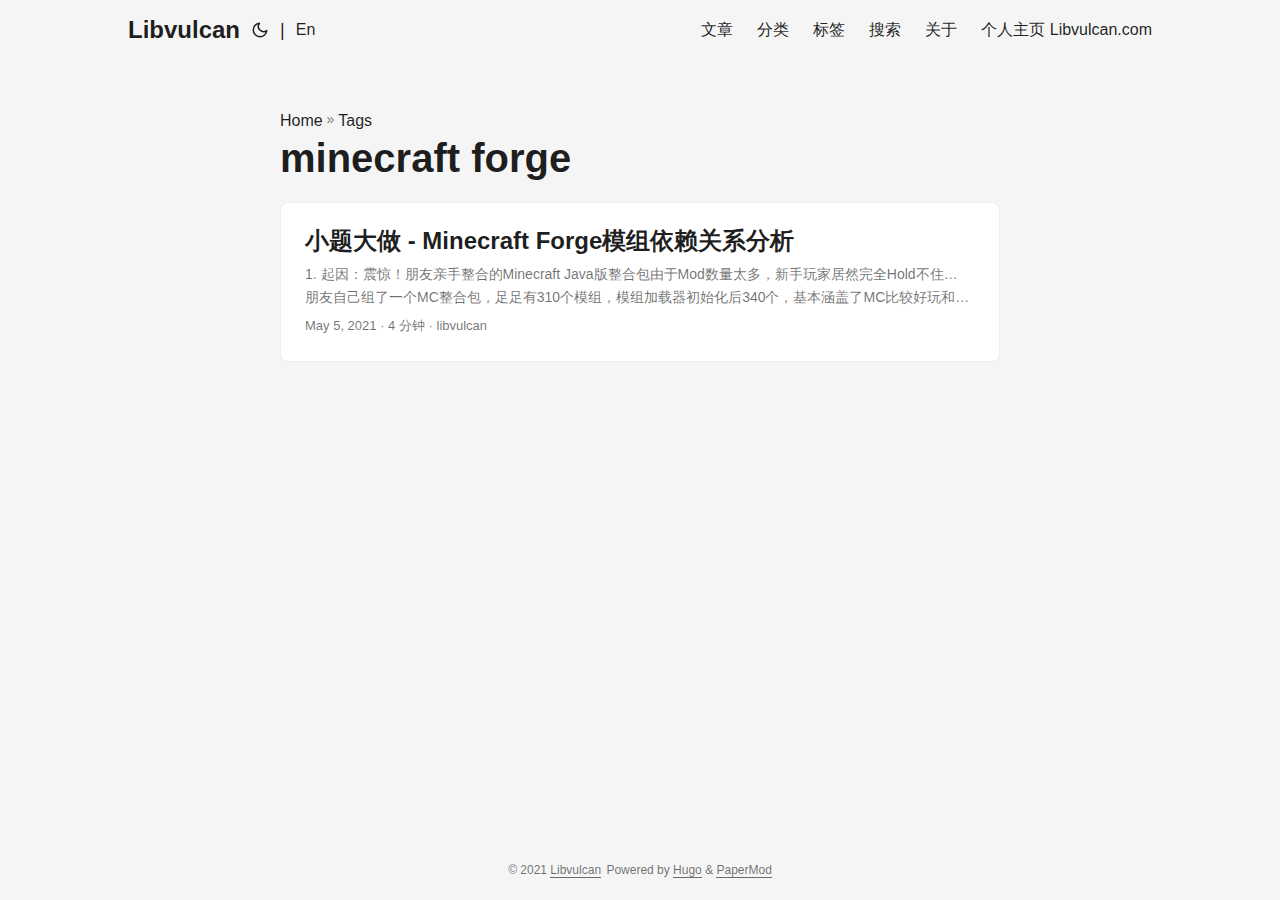
<file: tags/minecraft-forge/index.html>
<!doctype html><html lang=zh dir=auto><head><meta charset=utf-8><meta http-equiv=x-ua-compatible content="IE=edge"><meta name=viewport content="width=device-width,initial-scale=1,shrink-to-fit=no"><meta name=robots content="index, follow"><title>minecraft forge | Libvulcan</title><meta name=keywords content><meta name=description content><meta name=author content="libvulcan"><link rel=canonical href=https://blog.libvulcan.com/tags/minecraft-forge/><link crossorigin=anonymous href=/assets/css/stylesheet.min.309a3942f890eb0930959205be1f692b2f0e85115a8b0190361a25a37e54fffa.css integrity="sha256-MJo5QviQ6wkwlZIFvh9pKy8OhRFaiwGQNholo35U//o=" rel="preload stylesheet" as=style><link rel=icon href=https://blog.libvulcan.com/images/logo.png><link rel=icon type=image/png sizes=16x16 href=https://blog.libvulcan.com/%3Clink%20/%20abs%20url%3E><link rel=icon type=image/png sizes=32x32 href=https://blog.libvulcan.com/%3Clink%20/%20abs%20url%3E><link rel=apple-touch-icon href=https://blog.libvulcan.com/%3Clink%20/%20abs%20url%3E><link rel=mask-icon href=https://blog.libvulcan.com/%3Clink%20/%20abs%20url%3E><meta name=theme-color content="#2e2e33"><meta name=msapplication-TileColor content="#2e2e33"><meta name=generator content="Hugo 0.82.0"><link rel=alternate type=application/rss+xml href=https://blog.libvulcan.com/tags/minecraft-forge/index.xml><link rel=alternate hreflang=zh href=https://blog.libvulcan.com/tags/minecraft-forge/><meta property="og:title" content="minecraft forge"><meta property="og:description" content><meta property="og:type" content="website"><meta property="og:url" content="https://blog.libvulcan.com/tags/minecraft-forge/"><meta name=twitter:card content="summary"><meta name=twitter:title content="minecraft forge"><meta name=twitter:description content></head><body class=list id=top><script>localStorage.getItem("pref-theme")==="dark"?document.body.classList.add('dark'):localStorage.getItem("pref-theme")==="light"?document.body.classList.remove('dark'):window.matchMedia('(prefers-color-scheme: dark)').matches&&document.body.classList.add('dark')</script><noscript><style type=text/css>#theme-toggle,.top-link{display:none}</style><style>@media(prefers-color-scheme:dark){:root{--theme:#1d1e20;--entry:#2e2e33;--primary:rgba(255, 255, 255, 0.84);--secondary:rgba(255, 255, 255, 0.56);--tertiary:rgba(255, 255, 255, 0.16);--content:rgba(255, 255, 255, 0.74);--hljs-bg:#2e2e33;--code-bg:#37383e;--border:#333}.list{background:var(--theme)}.list:not(.dark)::-webkit-scrollbar-track{background:0 0}.list:not(.dark)::-webkit-scrollbar-thumb{border-color:var(--theme)}}</style></noscript><header class=header><nav class=nav><div class=logo><a href=https://blog.libvulcan.com/ accesskey=h title="Libvulcan (Alt + H)">Libvulcan</a>
<span class=logo-switches><button id=theme-toggle accesskey=t title="(Alt + T)"><svg id="moon" xmlns="http://www.w3.org/2000/svg" width="24" height="24" viewBox="0 0 24 24" fill="none" stroke="currentcolor" stroke-width="2" stroke-linecap="round" stroke-linejoin="round"><path d="M21 12.79A9 9 0 1111.21 3 7 7 0 0021 12.79z"/></svg><svg id="sun" xmlns="http://www.w3.org/2000/svg" width="24" height="24" viewBox="0 0 24 24" fill="none" stroke="currentcolor" stroke-width="2" stroke-linecap="round" stroke-linejoin="round"><circle cx="12" cy="12" r="5"/><line x1="12" y1="1" x2="12" y2="3"/><line x1="12" y1="21" x2="12" y2="23"/><line x1="4.22" y1="4.22" x2="5.64" y2="5.64"/><line x1="18.36" y1="18.36" x2="19.78" y2="19.78"/><line x1="1" y1="12" x2="3" y2="12"/><line x1="21" y1="12" x2="23" y2="12"/><line x1="4.22" y1="19.78" x2="5.64" y2="18.36"/><line x1="18.36" y1="5.64" x2="19.78" y2="4.22"/></svg></button><ul class=lang-switch><li>|</li><li><a href=https://blog.libvulcan.com/en/ title=English aria-label=English>En</a></li></ul></span></div><ul id=menu><li><a href=https://blog.libvulcan.com/archives title=文章><span>文章</span></a></li><li><a href=https://blog.libvulcan.com/categories title=分类><span>分类</span></a></li><li><a href=https://blog.libvulcan.com/tags title=标签><span>标签</span></a></li><li><a href=https://blog.libvulcan.com/search title="搜索 (Alt + /)" accesskey=/><span>搜索</span></a></li><li><a href=https://blog.libvulcan.com/about title=关于><span>关于</span></a></li><li><a href=https://blog.libvulcan.com/home/ title="个人主页 Libvulcan.com"><span>个人主页 Libvulcan.com</span></a></li></ul></nav></header><main class=main><header class=page-header><div class=breadcrumbs><a href=https://blog.libvulcan.com/>Home</a>&nbsp;»&nbsp;<a href=https://blog.libvulcan.com/tags/>Tags</a></div><h1>minecraft forge</h1></header><article class="post-entry tag-entry"><header class=entry-header><h2>小题大做 - Minecraft Forge模组依赖关系分析</h2></header><section class=entry-content><p>1. 起因：震惊！朋友亲手整合的Minecraft Java版整合包由于Mod数量太多，新手玩家居然完全Hold不住… 朋友自己组了一个MC整合包，足足有310个模组，模组加载器初始化后340个，基本涵盖了MC比较好玩和经典的模组。经过测试，整合包能够正常地在windows和macOS上跑起来，我们前期打算边玩边测试，有问题再慢慢调。
玩MC肯定要联机，我们偷懒地直接通过内网穿透的方式进行远程联机，玩了几天后发现还是有些不方便，这种联机意味着作为服务器的一方要随时开着游戏才能保证另一方想玩的时候就玩，但是我们不想改变现状，耗费了约几秒钟提出了以下补偿方案：
主机方7✖️24小时开着自己电脑 其他玩家需要玩的时候主机方随时响应 使用类似坚果云的同步工具同步存档 … 经过研究，上述方案几乎全部拉垮
（废案）1. 主机方7✖️24小时开着自己电脑
注：7x24小时挖矿它不香吗？
（废案）2. 其他玩家需要玩的时候主机方随时响应
注：技术可以实现（远程触发WOL + 开机自启服务之类的操作），人工也可以实现（接到微信消息打开游戏），当事人不愿意体验下班oncall遂放弃。
（废案）3. 使用类似坚果云的同步工具同步存档
注：表面上看，方案可行，但暗藏个人存档数据覆盖本地存档的诸多问题，比如同步存档后你登录后可能是其他主机的角色，需要进一步研究server.dat文件，实际操作层面是在挖更多坑。
2. 稍微操作一下：直接将整合包迁移到Minecraft Forge Server不香吗？ 利用现有资源快速部署 整合包在本地大概需要至少4～6G左右内存，之前搞的一个4U8G云服务器跑一个Minecraft问题应该不大。
综上所述，直接在云服务器部署一个MC服务器反而最舒服，MC如何开服这种问题就不用细说了，各大搜索引擎大量这类内容。我部署了[minecraft forge 1.12.2 - 14.23.5.2855 + Minecraft Server1.12.2版本](Downloads for Minecraft Forge for Minecraft 1.12.2)
然后就是导入整合包的模组，再运行发现失败了，查看崩溃日志发现有一个Mod异常，通过检索资料了解到，该mod只需要在客户端安装就行，所以我移除了该Mod，然而继续运行仍然崩溃。
cp -r /your/pkg/.minecraft/mods /your/path/mods 再仔细查看日志，找到当中建议移除的40多个“可能引起异常”Mod，二话不说直接把提及的Mod都移除了，不过结果并不美满，forge server依旧直接崩溃了。...</p></section><footer class=entry-footer>May 5, 2021&nbsp;·&nbsp;4 分钟&nbsp;·&nbsp;libvulcan</footer><a class=entry-link aria-label="post link to 小题大做 - Minecraft Forge模组依赖关系分析" href=https://blog.libvulcan.com/posts/%E7%BA%AF%E6%8A%98%E8%85%BE-minecraft-forge%E6%A8%A1%E7%BB%84%E4%BE%9D%E8%B5%96%E5%85%B3%E7%B3%BB%E5%88%86%E6%9E%90/></a></article></main><footer class=footer><span>&copy; 2021 <a href=https://blog.libvulcan.com/>Libvulcan</a></span>
<span>Powered by
<a href=https://gohugo.io/ rel="noopener noreferrer" target=_blank>Hugo</a> &
        <a href=https://git.io/hugopapermod rel=noopener target=_blank>PaperMod</a></span></footer><a href=#top aria-label="go to top" title="Go to Top (Alt + G)"><button class=top-link id=top-link type=button accesskey=g><svg xmlns="http://www.w3.org/2000/svg" viewBox="0 0 12 6" fill="currentcolor"><path d="M12 6H0l6-6z"/></svg></button></a>
<script>let menu=document.getElementById('menu');menu.scrollLeft=localStorage.getItem("menu-scroll-position"),menu.onscroll=function(){localStorage.setItem("menu-scroll-position",menu.scrollLeft)},document.querySelectorAll('a[href^="#"]').forEach(a=>{a.addEventListener("click",function(b){b.preventDefault();var a=this.getAttribute("href").substr(1);window.matchMedia('(prefers-reduced-motion: reduce)').matches?document.querySelector(`[id='${decodeURIComponent(a)}']`).scrollIntoView():document.querySelector(`[id='${decodeURIComponent(a)}']`).scrollIntoView({behavior:"smooth"}),a==="top"?history.replaceState(null,null," "):history.pushState(null,null,`#${a}`)})})</script><script>var mybutton=document.getElementById("top-link");window.onscroll=function(){document.body.scrollTop>800||document.documentElement.scrollTop>800?(mybutton.style.visibility="visible",mybutton.style.opacity="1"):(mybutton.style.visibility="hidden",mybutton.style.opacity="0")}</script><script>document.getElementById("theme-toggle").addEventListener("click",()=>{document.body.className.includes("dark")?(document.body.classList.remove('dark'),localStorage.setItem("pref-theme",'light')):(document.body.classList.add('dark'),localStorage.setItem("pref-theme",'dark'))})</script></body></html>
</file>
